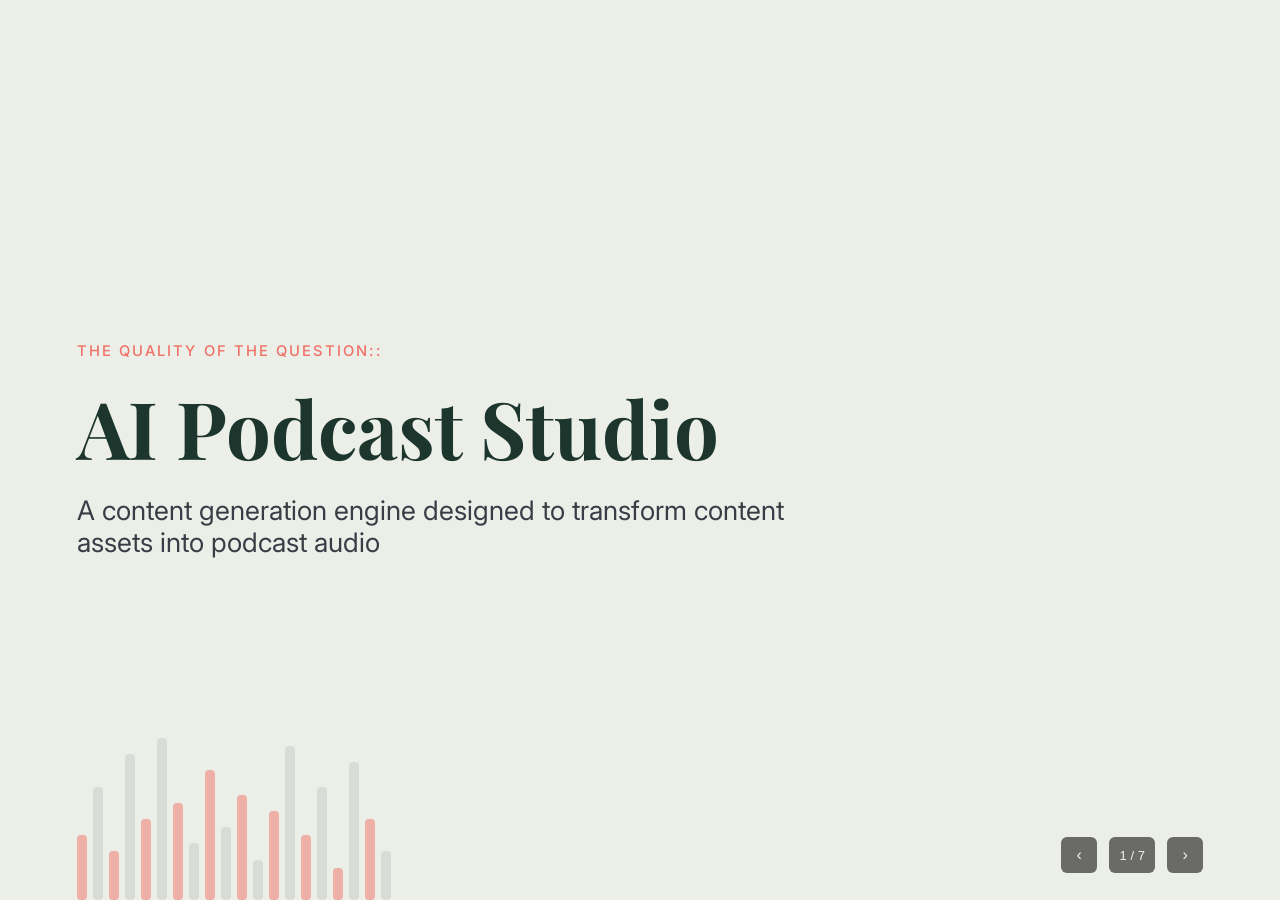
<file: docs/presentation/quality-of-the-question-ai-podcast-studio-deck-v2.html>
<!DOCTYPE html>
<html lang="en">
<head>
<meta charset="utf-8">
<meta name="viewport" content="width=device-width, initial-scale=1">
<title>The Quality of the Question — AI Podcast Studio</title>
<link rel="preconnect" href="https://fonts.googleapis.com">
<link rel="preconnect" href="https://fonts.gstatic.com" crossorigin>
<link href="https://fonts.googleapis.com/css2?family=Inter:wght@400;500;600;700&family=Playfair+Display:wght@600;700&display=swap" rel="stylesheet">
<style>
  :root {
    --bg: #eceee8;
    --bg-alt: #dddae2;
    --bg-alt2: #dfe2da;
    --ink: #1C352D;
    --ink-soft: #393E46;
    --accent: #f07167;
    --accent-2: #c7ccc5;
    --type-display: 6.2vw;
    --type-title: 3.4vw;
    --type-subtitle: 2.1vw;
    --type-body: 1.5vw;
    --type-small: 1.15vw;
    --pad-x: 6vw;
  }

  * {
    box-sizing: border-box;
  }

  html,
  body {
    margin: 0;
    height: 100%;
    background: var(--ink);
    font-family: 'Inter', Helvetica, Arial, sans-serif;
    overflow: hidden;
  }

  .deck {
    position: relative;
    width: 100vw;
    height: 100vh;
  }

  section.slide {
    position: absolute;
    inset: 0;
    display: none;
    flex-direction: column;
    justify-content: center;
    padding: 5vh var(--pad-x);
    background: var(--bg);
  }

  section.slide.is-active {
    display: flex;
  }

  section.slide.alt-bg {
    background: var(--bg-alt);
  }

  section.slide.alt-bg2 {
    background: var(--bg-alt2);
  }

  section.slide.dark-bg {
    background: var(--ink);
  }

  .eyebrow {
    color: var(--accent);
    font-size: var(--type-small);
    letter-spacing: 0.14em;
    text-transform: uppercase;
    margin-bottom: 3vh;
    font-weight: 500;
  }

  .eyebrow::after {
    content: "::";
  }

  .dark-bg .eyebrow {
    color: var(--accent-2);
  }

  h1.display {
    margin: 0;
    color: var(--ink);
    font-family: 'Playfair Display', Georgia, serif;
    font-size: var(--type-display);
    font-weight: 700;
    line-height: 1.02;
    max-width: 80%;
  }

  .dark-bg h1.display {
    color: var(--bg);
    text-align: center;
  }

  p.subtitle {
    margin: 3vh 0 0;
    color: var(--ink-soft);
    font-size: var(--type-subtitle);
    font-weight: 400;
    max-width: 65%;
  }

  .bars {
    position: absolute;
    left: 0;
    right: 0;
    bottom: 0;
    display: flex;
    align-items: flex-end;
    gap: 6px;
    height: 18vh;
    padding: 0 var(--pad-x);
    opacity: 0.5;
  }

  .bars.center {
    justify-content: center;
    /* bottom: 10vh; */
    height: 10vh;
    opacity: 0.3;
  }

  .bars div {
    width: 10px;
    border-radius: 4px;
  }

  .bars.center div {
    width: 12px;
    border-radius: 4px;
  }

  .bars div:nth-child(odd) {
    background: var(--accent);
  }

  .bars div:nth-child(even) {
    background: var(--accent-2);
  }

  /* Team slide */
  .team-row {
    display: flex;
    gap: 5vw;
    align-items: flex-start;
  }

  .team-card {
    flex: 1;
    display: flex;
    flex-direction: column;
    gap: 1.2vh;
  }

  .team-card img {
    width: 300px;
    height: 300px;
    border-radius: 50%;
    object-fit: cover;
    display: block;
  }

  .team-name {
    font-family: 'Playfair Display', Georgia, serif;
    font-size: var(--type-title);
    font-weight: 700;
    color: var(--ink);
  }

  .team-role {
    font-size: var(--type-body);
    color: var(--ink-soft);
    font-weight: 400;
  }

  /* Problem slide */
  .bullets {
    display: flex;
    flex-direction: column;
    gap: 2.5vh;
  }

  .bullet {
    display: flex;
    align-items: baseline;
    gap: 1.6vw;
  }

  .bullet .dot {
    width: 14px;
    height: 14px;
    border-radius: 50%;
    background: var(--accent);
    flex-shrink: 0;
    transform: translateY(-6px);
  }

  .bullet .text {
    font-family: 'Playfair Display', Georgia, serif;
    font-size: var(--type-title);
    font-weight: 700;
    color: var(--ink);
    line-height: 1.25;
  }

  /* Solution slide */
  h2.title {
    margin: 0 0 3vh;
    font-family: 'Playfair Display', Georgia, serif;
    font-size: var(--type-title);
    font-weight: 700;
    color: var(--ink);
    max-width: 50%;
  }

  .solution-notes {
    display: flex;
    flex-direction: column;
    gap: 1vh;
    margin-bottom: 4vh;
  }

  .solution-notes div {
    font-size: var(--type-body);
    color: var(--ink-soft);
  }

  .flow {
    display: flex;
    align-items: center;
    gap: 2vw;
    flex-wrap: wrap;
    margin-top: 60px;
  }

  .flow .step {
    background: var(--bg-alt);
    border-radius: 12px;
    padding: 1.4vh 1.6vw;
    font-size: var(--type-small);
    font-weight: 700;
    color: var(--ink);
  }

  .flow .step.final {
    background: var(--accent);
    color: var(--bg);
  }

  .flow .arrow {
    color: var(--accent);
    font-size: var(--type-small);
  }

  /* Demo slide */
  .demo-flow {
    margin-top: 6vh;
    display: flex;
    align-items: center;
    gap: 1.6vw;
    font-size: var(--type-title);
    font-weight: 700;
    color: var(--bg-alt);
  }

  .demo-flow .arrow {
    color: var(--accent);
  }

  /* Nav controls */
  .nav {
    position: fixed;
    bottom: 3vh;
    right: var(--pad-x);
    display: flex;
    align-items: center;
    gap: 12px;
    z-index: 10;
    font-family: Helvetica, Arial, sans-serif;
  }

  .nav button {
    background: rgba(0, 0, 0, 0.55);
    color: #eceee8;
    border: none;
    border-radius: 6px;
    width: 36px;
    height: 36px;
    font-size: 16px;
    cursor: pointer;
  }

  .nav button:hover {
    background: rgba(0, 0, 0, 0.75);
  }

  .nav .counter {
    color: #eceee8;
    background: rgba(0, 0, 0, 0.55);
    border-radius: 6px;
    padding: 6px 10px;
    font-size: 13px;
    min-width: 46px;
    min-height: 36px;
    text-align: center;
    align-content: center;
  }

  @media print {
    .nav {
      display: none;
    }

    section.slide {
      display: flex !important;
      position: relative;
      page-break-after: always;
      height: 100vh;
    }
  }
</style>
</head>
<body>

<div class="deck">

  <section class="slide is-active" data-label="Title">
    <div class="bars">
      <div style="height:40%"></div><div style="height:70%"></div><div style="height:30%"></div>
      <div style="height:90%"></div><div style="height:50%"></div><div style="height:100%"></div>
      <div style="height:60%"></div><div style="height:35%"></div><div style="height:80%"></div>
      <div style="height:45%"></div><div style="height:65%"></div><div style="height:25%"></div>
      <div style="height:55%"></div><div style="height:95%"></div><div style="height:40%"></div>
      <div style="height:70%"></div><div style="height:20%"></div><div style="height:85%"></div>
      <div style="height:50%"></div><div style="height:30%"></div>
    </div>
    <div class="eyebrow">The Quality of the Question</div>
    <h1 class="display">AI Podcast Studio</h1>
    <p class="subtitle">A content generation engine designed to transform content assets into podcast audio</p>
  </section>

  <section class="slide alt-bg2" data-label="Team">
    <div class="eyebrow">Team</div>
    <div class="team-row">
      <div class="team-card">
        <img src="img_ph.png" alt="Paola Hintze">
        <div class="team-name">Paola Hintze</div>
        <div class="team-role">Content Strategy, UI &amp; Frontend</div>
      </div>
      <div class="team-card">
        <img src="img_mw.png" alt="Maja Wiegand">
        <div class="team-name">Maja Wiegand</div>
        <div class="team-role">UI &amp; Frontend Development</div>
      </div>
      <div class="team-card">
        <img src="img_ja.png" alt="John Adams">
        <div class="team-name">John Adams</div>
        <div class="team-role">Backend Development</div>
      </div>
    </div>
  </section>

  <section class="slide alt-bg" data-label="Problem">
    <div class="eyebrow">Problem</div>
    <div class="bullets">
      <div class="bullet"><div class="dot"></div><div class="text">Your content is sitting in one format</div></div>
      <div class="bullet"><div class="dot"></div><div class="text">Repurposing it takes manual work</div></div>
      <div class="bullet"><div class="dot"></div><div class="text">Audiences increasingly prefer audio: hands free, on the go</div></div>
      <div class="bullet"><div class="dot"></div><div class="text">Existing assets sit idle instead of activating on different channels</div></div>
    </div>
  </section>

  <section class="slide" data-label="Solution">
    <div class="eyebrow">Solution</div>
    <h2 class="title">Turn existing content into audio – automatically</h2>
    <div class="solution-notes">
      <div>A repeatable content pipeline, not a one off podcast</div>
      <div>Works with books, blogs, marketing assets, training material</div>
      <div>New formats and new reach, without new writing</div>
    </div>
    <div class="flow">
      <div class="step">Text in</div>
      <div class="arrow">→</div>
      <div class="step">Prompt does its magic</div>
      <div class="arrow">→</div>
      <div class="step">Human in the loop</div>
      <div class="arrow">→</div>
      <div class="step final">Audio + transcript</div>
    </div>
  </section>

  <section class="slide dark-bg" data-label="Demo" style="align-items:center;">
    <div class="bars center">
      <div style="height:30%"></div><div style="height:65%"></div><div style="height:45%"></div>
      <div style="height:90%"></div><div style="height:55%"></div><div style="height:100%"></div>
      <div style="height:40%"></div><div style="height:70%"></div><div style="height:25%"></div>
      <div style="height:80%"></div><div style="height:50%"></div><div style="height:60%"></div>
    </div>
    <div class="eyebrow" style="text-align:center;">Live demo</div>
    <h1 class="display">Watch it work</h1>
    <div class="demo-flow">
      <span>Input</span>
      <span class="arrow">→</span>
      <span>Output</span>
    </div>
  </section>

  <section class="slide alt-bg" data-label="Takeaways">
    <div class="eyebrow">Takeaways</div>
    <div class="bullets">
      <div class="bullet"><div class="dot"></div><div class="text">Having a plan up front kept us and the project organized</div></div>
      <div class="bullet"><div class="dot"></div><div class="text">We pushed outside our comfort zone into different roles</div></div>
      <div class="bullet"><div class="dot"></div><div class="text">Live testing uncovered UI improvements</div></div>
      <div class="bullet"><div class="dot"></div><div class="text">We identified ways to scale this to more use cases</div></div>
      <div class="bullet"><div class="dot"></div><div class="text">Keeping a human in the loop matters</div></div>
    </div>
  </section>

  <section class="slide alt-bg2" data-label="Q&A" style="align-items:center; text-align:center;">
    <h1 class="display" style="max-width:none;">Thank you</h1>
    <p class="subtitle" style="max-width:none;">Questions?</p>
  </section>

</div>

<div class="nav">
  <button id="prevBtn" aria-label="Previous slide">‹</button>
  <div class="counter"><span id="current">1</span> / <span id="total">6</span></div>
  <button id="nextBtn" aria-label="Next slide">›</button>
</div>

<script>
(() => {
  "use strict";
  const slides = Array.from(document.querySelectorAll(".slide"));
  const currentEl = document.getElementById("current");
  const totalEl = document.getElementById("total");
  let index = 0;

  totalEl.textContent = slides.length;

  function show(i) {
    index = Math.max(0, Math.min(slides.length - 1, i));
    slides.forEach((s, n) => s.classList.toggle("is-active", n === index));
    currentEl.textContent = index + 1;
  }

  document.getElementById("prevBtn").addEventListener("click", () => show(index - 1));
  document.getElementById("nextBtn").addEventListener("click", () => show(index + 1));

  document.addEventListener("keydown", (e) => {
    if (["ArrowRight", "PageDown", " "].includes(e.key)) show(index + 1);
    if (["ArrowLeft", "PageUp"].includes(e.key)) show(index - 1);
  });

  let touchStartX = null;
  document.addEventListener("touchstart", (e) => { touchStartX = e.touches[0].clientX; });
  document.addEventListener("touchend", (e) => {
    if (touchStartX === null) return;
    const dx = e.changedTouches[0].clientX - touchStartX;
    if (dx > 50) show(index - 1);
    if (dx < -50) show(index + 1);
    touchStartX = null;
  });

  show(0);
})();
</script>

</body>
</html>
</file>
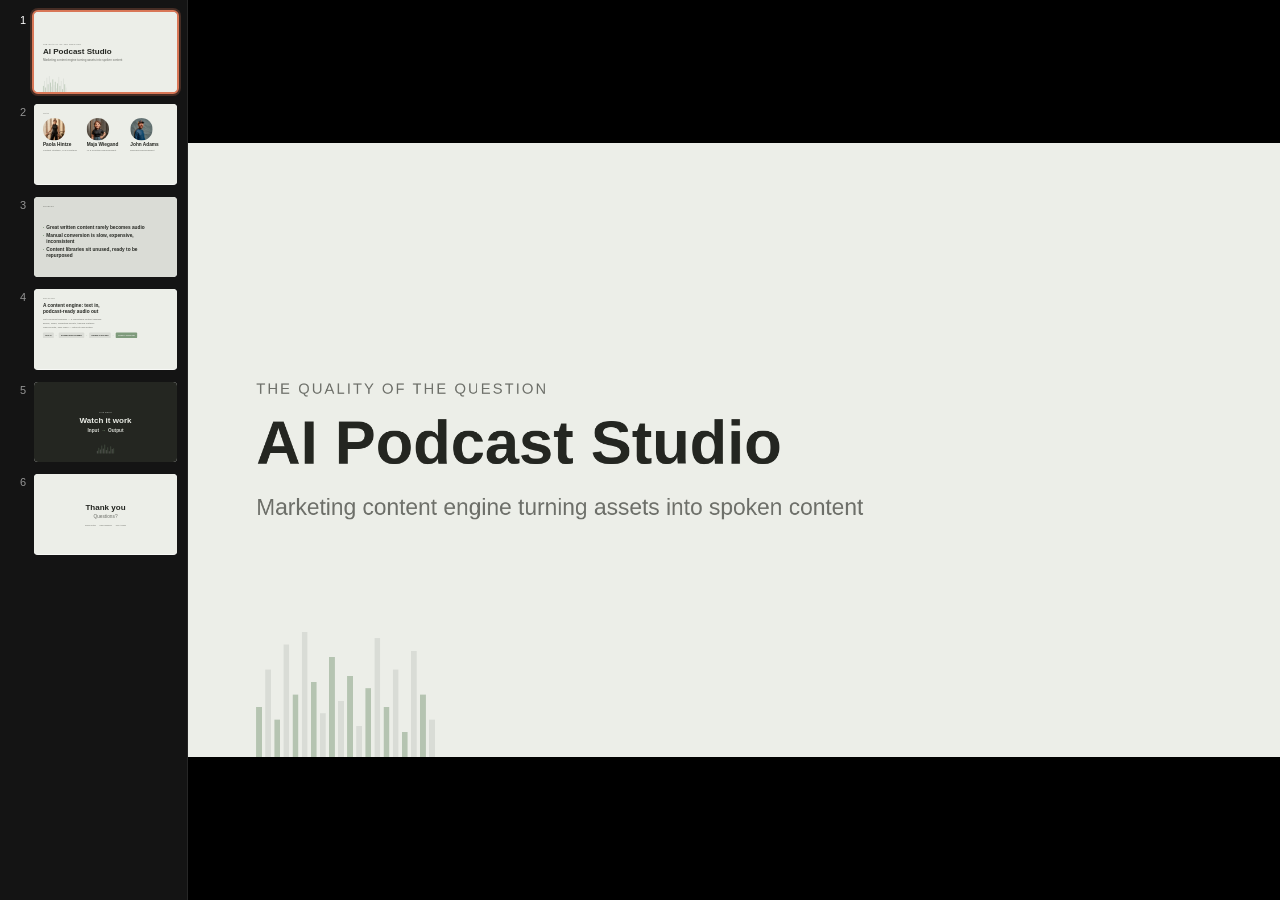
<file: docs/presentation/The Quality of the Question - AI Podcast Studio Deck.html>
<!DOCTYPE html>
<html>
<head>
  <meta charset="utf-8">
  <title>Bundled Page</title>
  <style>
    * { margin: 0; padding: 0; box-sizing: border-box; }
    body { background: #eceee8; display: flex; align-items: center; justify-content: center; min-height: 100vh; font-family: -apple-system, BlinkMacSystemFont, sans-serif; }
    #__bundler_loading { position: fixed; bottom: 20px; right: 20px; font: 13px/1.4 -apple-system, BlinkMacSystemFont, sans-serif; color: #666; background: #fff; padding: 8px 14px; border-radius: 8px; box-shadow: 0 1px 4px rgba(0,0,0,0.12); z-index: 10000; }
    #__bundler_thumbnail { position: fixed; inset: 0; width: 100%; height: 100%; display: flex; align-items: center; justify-content: center; background: #eceee8; z-index: 9999; }
    #__bundler_thumbnail svg { width: 100%; height: 100%; object-fit: contain; }
    #__bundler_placeholder { color: #999; font-size: 14px; }
  </style>
  <noscript>
    <style>#__bundler_loading { display: none; }</style>
    <div style="position:fixed;bottom:12px;left:12px;font:13px/1.4 -apple-system,BlinkMacSystemFont,sans-serif;color:#999;background:rgba(255,255,255,0.9);padding:6px 12px;border-radius:6px;box-shadow:0 1px 4px rgba(0,0,0,0.08);z-index:10000;">
      This page requires JavaScript to display.
    </div>
  </noscript>
</head>
<body>
  <div id="__bundler_thumbnail">
  <svg sc-camel-view-box="0 0 1200 800" xmlns="http://www.w3.org/2000/svg">
    <rect width="1200" height="800" fill="#eceee8"></rect>
    <g fill="#7f9b7c">
      <rect x="450" y="500" width="20" height="160"></rect>
      <rect x="490" y="440" width="20" height="220"></rect>
      <rect x="530" y="380" width="20" height="280"></rect>
      <rect x="570" y="460" width="20" height="200"></rect>
      <rect x="610" y="420" width="20" height="240"></rect>
      <rect x="650" y="500" width="20" height="160"></rect>
      <rect x="690" y="440" width="20" height="220"></rect>
      <rect x="730" y="480" width="20" height="180"></rect>
    </g>
  </svg>
</div>
  <div id="__bundler_loading">Unpacking...</div>

  <script>
    
document.addEventListener('DOMContentLoaded', async function() {
  const loading = document.getElementById('__bundler_loading');
  function setStatus(msg) { if (loading) loading.textContent = msg; }

  const FONT_MIME = /^(font[/]|application[/](x-)?font-|application[/]vnd\.ms-fontobject)/i;
  const MIME_TOKEN = /^[\w.+-]+[/][\w.+-]+$/;
  function toBase64(bytes) {
    let bin = '';
    for (let i = 0; i < bytes.length; i += 0x8000) {
      bin += String.fromCharCode.apply(null, bytes.subarray(i, i + 0x8000));
    }
    return btoa(bin);
  }

  // Error sink persists across replaceWith since it's on window, not the DOM.
  window.addEventListener('error', function(e) {
    // Failed resource loads (CSP-blocked links, scripts, images) fire plain
    // events at the element — warn only; real JS errors carry message/error.
    if (!e.message && !e.error && e.target && e.target !== window) {
      console.warn('[bundle] resource failed to load:',
        e.target.tagName, String(e.target.src || e.target.href || ''));
      return;
    }
    var p = document.body || document.documentElement;
    var d = document.getElementById('__bundler_err') || p.appendChild(document.createElement('div'));
    d.id = '__bundler_err';
    d.style.cssText = 'position:fixed;bottom:12px;left:12px;right:12px;font:12px/1.4 ui-monospace,monospace;background:#2a1215;color:#ff8a80;padding:10px 14px;border-radius:8px;border:1px solid #5c2b2e;z-index:99999;white-space:pre-wrap;max-height:40vh;overflow:auto';
    d.textContent = (d.textContent ? d.textContent + String.fromCharCode(10) : '') +
      '[bundle] ' + (e.message || e.type) +
      (e.filename ? ' (' + e.filename.slice(0, 60) + ':' + e.lineno + ')' : '');
  }, true);

  try {
    const manifestEl = document.querySelector('script[type="__bundler/manifest"]');
    const templateEl = document.querySelector('script[type="__bundler/template"]');
    if (!manifestEl || !templateEl) {
      setStatus('Error: missing bundle data');
      console.error('[bundler] Missing script tags — manifestEl:', !!manifestEl, 'templateEl:', !!templateEl);
      return;
    }

    const manifest = JSON.parse(manifestEl.textContent);
    let template = JSON.parse(templateEl.textContent);

    const uuids = Object.keys(manifest);
    setStatus('Unpacking ' + uuids.length + ' assets...');

    const blobUrls = {};
    const resourceBlobs = {};
    await Promise.all(uuids.map(async (uuid) => {
      const entry = manifest[uuid];
      try {
        const binaryStr = atob(entry.data);
        const bytes = new Uint8Array(binaryStr.length);
        for (let i = 0; i < binaryStr.length; i++) bytes[i] = binaryStr.charCodeAt(i);

        let finalBytes = bytes;
        if (entry.compressed) {
          if (typeof DecompressionStream !== 'undefined') {
            const ds = new DecompressionStream('gzip');
            const writer = ds.writable.getWriter();
            const reader = ds.readable.getReader();
            writer.write(bytes);
            writer.close();
            const chunks = [];
            let totalLen = 0;
            while (true) {
              const { done, value } = await reader.read();
              if (done) break;
              chunks.push(value);
              totalLen += value.length;
            }
            finalBytes = new Uint8Array(totalLen);
            let offset = 0;
            for (const chunk of chunks) { finalBytes.set(chunk, offset); offset += chunk.length; }
          } else {
            console.warn('DecompressionStream not available, asset ' + uuid + ' may not render');
          }
        }

        if (FONT_MIME.test(entry.mime) && MIME_TOKEN.test(entry.mime)) {
          // Strict artifact hosts allow font-src data: but not blob:.
          blobUrls[uuid] = 'data:' + entry.mime + ';base64,' +
            (entry.compressed ? toBase64(finalBytes) : entry.data);
        } else {
          const blob = new Blob([finalBytes], { type: entry.mime });
          blobUrls[uuid] = URL.createObjectURL(blob);
          resourceBlobs[blobUrls[uuid]] = blob;
        }
      } catch (err) {
        console.error('Failed to decode asset ' + uuid + ':', err);
        const blob = new Blob([], { type: entry.mime });
        blobUrls[uuid] = URL.createObjectURL(blob);
        resourceBlobs[blobUrls[uuid]] = blob;
      }
    }));

    const extResEl = document.querySelector('script[type="__bundler/ext_resources"]');
    const extResources = extResEl ? JSON.parse(extResEl.textContent) : [];
    const resourceMap = {};
    for (const entry of extResources) {
      if (blobUrls[entry.uuid]) resourceMap[entry.id] = blobUrls[entry.uuid];
    }

    // Artifact-host CSP (connect-src 'self') refuses fetch() of blob: URLs —
    // consumers read these Blobs directly. Survives the swap like the error sink.
    window.__resourceBlobs = resourceBlobs;

    setStatus('Rendering...');
    for (const uuid of uuids) template = template.split(uuid).join(blobUrls[uuid]);

    // Strip integrity + crossorigin — blob URLs from a file:// document inherit
    // a null origin, so crossorigin forces a CORS fetch that SRI then rejects.
    // The manifest bytes are ours; SRI protects against CDN compromise, not this.
    template = template.replace(/\s+integrity="[^"]*"/gi, '').replace(/\s+crossorigin="[^"]*"/gi, '');

    const resourceScript = '<script>window.__resources = ' +
      JSON.stringify(resourceMap).replace(/<\//g, '<\\/') +
      ';</' + 'script>';
    // Inject after <head> so the DOCTYPE stays first; prepending the script
    // would push the parser into quirks mode. DOMParser always emits a <head>
    // (synthesizing one if the source HTML omitted it) but may carry
    // attributes through, so match the full opening tag. slice() rather than
    // replace() keeps us clear of $-pattern substitution in resourceScript.
    const headOpen = template.match(/<head[^>]*>/i);
    if (headOpen) {
      const i = headOpen.index + headOpen[0].length;
      template = template.slice(0, i) + resourceScript + template.slice(i);
    }

    // Parse the template and swap the root element. Scripts inserted via
    // DOMParser/replaceWith are inert per spec — re-create each with
    // createElement so they execute, awaiting onload for src scripts to
    // preserve ordering (React before ReactDOM before Babel before text/babel).
    const doc = new DOMParser().parseFromString(template, 'text/html');
    document.documentElement.replaceWith(doc.documentElement);
    const dead = Array.from(document.scripts);
    for (const old of dead) {
      const s = document.createElement('script');
      for (const a of old.attributes) s.setAttribute(a.name, a.value);
      s.textContent = old.textContent;
      // text/babel scripts with a src: read and inline. transformScriptTags
      // does XHR against the src, but blob:null/ from a file:// origin is
      // silently dropped. Inlining makes it a plain inline babel script,
      // which transformScriptTags handles unconditionally.
      if ((s.type === 'text/babel' || s.type === 'text/jsx') && s.src) {
        const pre = resourceBlobs[s.src.split('#')[0]];
        s.textContent = pre ? await pre.text() : await (await fetch(s.src)).text();
        s.removeAttribute('src');
      }
      const p = s.src ? new Promise(function(r) { s.onload = s.onerror = r; }) : null;
      old.replaceWith(s);
      if (p) await p;
    }
    // Babel standalone auto-transforms type=text/babel on DOMContentLoaded,
    // which fired before we swapped the document. Trigger manually if present.
    if (window.Babel && typeof window.Babel.transformScriptTags === 'function') {
      window.Babel.transformScriptTags();
    }
  } catch (err) {
    setStatus('Error unpacking: ' + err.message);
    console.error('Bundle unpack error:', err);
  }
});

  </script>

  <script type="__bundler/manifest">
{"beec0efb-ee5c-420c-ab47-35be9c1ba9ad":{"mime":"text/javascript","compressed":true,"data":"H4sIAAAAAAAAE91961rbSLbo/36KwpNJZLDFJZdOmzhMAiSdbggZIN0zmzBQlsq2QJYUlcylCd+3H2I/4X6S861V95IMprvn7LMP803aqnutWrVq1brV8jJ5v/1xe//N4fYWGZb5hMRRt5xmVTJhy7yMlhfDipP//s//InFOsrwiLE6qkOyzwTRJY3KZVGNyGsVWLfL4MRlMM1JOM4KFTsPvWlPOCK/KJKpa698FQZv0X5Ob7wi5oCU5OYnZ8FOZF6RP9gZnLKrCmA2TjEEaK6vrdbvgx7yc0FQWD/LBWYecs+sOuaDplGG75+yaJBnJB2dkwzRuFb0hLJtOWEkHKeuRqpyyDonybJiMpk7aZZlU9jd2QW7bpAeNH52z62PSF6lmiMV0kCbRu4Sl8awBevMQZarrguVDHPxCv09a/HoyyNMW2cCkJdJqkZ7d0Pp33xGyvExgjUpGoyqs+HeEDKdZVCV5Rkas2ofkoI2AJjBDXpF90ieXSRbnlyFmw8AJSYYkWNhvk2pc5pckY5dkuyzzMmiZZe051UjCERvoBU1SgBG5ZlWrLVorWTUtM7IPX7dNY9ra2/[base64]/w4pdVZt5VrGsIt++iY3RaqlaYg76A2eCX7c1dJTrcsiuqoCX3prkBct2aRUBYiy/gpUINnpf+NG/Xh8vtjdeL4fsikVYzVofXWnmMkVpzhnpA66EKeXVhyxmV3vDoPVqGfp4bS+3LNvvk+4qzFR8vzJDCxOoPbMvBV7ZHU+TiAVeZbJkmjtaOQ5Tlo2qcUf05aBHnAOWwv7b2tv9BKArg3aIMHxX5pODqkyyEQCkQ1qwRMvjapK6GPa/GUf/L2Olnk1JLxViIorhtxqjaLeHc9AwEZ+iZUJSVokmY/Fdldd6biKd9MlPB3sfxVJif6LkLYkQ/1XpB3R6a8Yr+/j2TZ1wMgEPuRyP+xbkvilLeh0mHP8biELt9u/vXO7iwZlCEDl/ka7Qpw8lwkfq8/FjNUonuW+PdcPNE33bbZeMV6RPbuRwhnlJApFzTvKhYnHO2TWHk9+aI8Dr/GjlWMDmUQvWmVdH58BlIMNxbE/Qh4jdLtRry71MNsSIPJg1YF4cfaQT3MyfaDUOClqNMzphaoCISQhNkS7QvAGrYHuzKI/Z5/0Pm/[base64]/[base64]/L6z0iZrz/8qk59931lbe95ZW13thD88b5On3/+1qcKLp381oDOowJPfWO8ZIAogyTrNkgnFCSjkIqvhM04Y7PUkGyZZUrEHQDirxt1onKRxkC39AOTUK9D+3WvQ2HKtmG7/xsxsBugfRhMEDLzZdBlcdW4KGscwxGfFFXlZXK0P86zqra4WV8ur4TMyTbqTPMt5QSPW0b/UgAQ63zOW733CcpmXcXdQMnrew3+7kGCGWN+WccKLlF73kgwwrjtI8+h8/TKJq3FvjU3WxywZjaveKpv4REiN84KVVRLRtEvTZJT1gJ3qDvKqyifrFkwFHj5/3lH/D5+212tkFEutdOB/4fMHU8kaAVANTDkruxz5VVzzJnhMs5LxPL1g8Q2sUndIJ0l63ZuxRlgEd0z48jmbPGjNZh4Gc2Pgqt+CC6GnxZWmQhIBV8jT4spMe5zzCv9LucJUnzqbwmk+SiK/mKZqVV70ALVTNqzwx29dvJ/01lafff/s5dMXz75fn9CrrkCpFyvR2B/bi+KKrK7AqhoA/GWwsrKytiKX9C/D4VDunbW59o4Lj2fF1frlOKlYFwv1ipJ1L0taNFFiMe3lRbKbwIQ5+bT/4ePhCbAUOx8+CrYiyQgtCr58yQbAL513eUVHrMuuirwENoR8ma6trD4j54wVZJBXYzkqqMivs4iA8CO1JW8lG9Ek44QKwRvhFStCsrgszvkJixNKijLJKs2r/a2gI0ZuyISWoyTrkZXweTRZl1wZISgSYx2CYjByQwQtSDKexKxH6EWexKbwX2AkeV519C/yWqMJuSGSBhA6rXJTa7FDFjXNhp90WLFSDxBuS0lWiVO5S+OzKa96hF2B6Ip0L9ngPKm6s4voVgAp4jIvusMkrVjZI7BKZCGZALBpZjV2b0ndpj4BujED2ke6P/zAnTatEtNSHBYkXFlZ5fe0l1RMFO9G+TSremR1RrPDJE27kxxWAzDknmaBQgOWgcSlnGYZHIZ2u0gMEm+8K02DFasH/54q0ee7zzs7J5/evFc8cwvO3s4gj69vFPUHhkBi2sqtRhf147XCFbv8LTLp+ooC5fCSkpe2OK1DUiNTg3sKcPJwiSF9yAmbrix4O7VuDRuPlpOwYrwKOB2yLbzABKqdtnVNs+86xO4JZCOf93dgQCHcTT7vf8AO8R4jR6AB6F2uDUD19ca7jumh1O5t1ni5GqY9SNVe/U7G777qc3PfdDqEoQSS6HSkYCiWy+FK0bSEoUkGaq2DvO/PkmQJmXPfksk6F26JFKR/J34gPishjxh8OKHl+TtWRWMWB6quV4Szal/mzCpC47yoUCRmWunIuduzlFLqkxPgEaZlxPRyETKEUQRqmOG4ZMN2WI1ZFsBtHiXSJeNhfi7u8yhvCkAVATddUa7SahXFRiB0KIg5KrLhyDsrqGrArIZY0suNUIm82nqC0yKmFfuxmqTW/[base64]/BLvNTeeLTsMjXixhhc0JR3oF/[base64]/xCY/k7mndKyy07q2mrrM1r1vBjAdUOWG9h9vIq6Kjqoi6YSZjq8NVUakhTbhXDz6ZywJ2YYoZXcUtNM2EsErdm4r/[base64]/9PijTxU/Jz1vLf0OEoJAkHWjp9g5MUTTEwZQZG8s5goFhl2MMJ3i9UbyAfQhDqUYiBDgVTeEQhw6AcKO+ekMWIj1MP4L6RyvHEpEUIspUhYSYdzlOUgbr5iDoHXs0dNZcTGqiZiTWClGk7U9PrX5ToeV/fYmXli02G6EwaQQBdosgwH/rEIim5dHEzB6bI0t9skqWyMSfP0gsmmnMkTNRe5OvrjvJYBeAszHJEqpnHgl8/Fi28RqIks3H697PrN69LV4nh6rwsTPURpLYSBZRCGuXMXw/IWd2zybDNLLg0NbaEol7DMPr5KzTH8HWIWeGRZpjbcFa0l7aPjmzoS/X08CjcYANezqaljWuPQNBl+HbN9/sbu+cvDk8BOPHFo+6EZ2wtIukBPn6jyiTP9z+x+HJ4Zv3B1KUd8CkrV+LEjoYlGRABnFCBnFOBiWJkooR6IfELCXxMCNsQhIC4vfzQQwC9XPylXDC6aQgfELTlPCCZmgFe47GsHk2wpsxnxZkigO5HJQtafwgJ9wiLfwF9yOENhTbf/Prya/7bz7BRRRzpU4K51bSS6mjksZH0oRV5eGnygLprJUFnyoLyI6VBZ8qa5jnVmf4qbJKK71UiXY7upGx3bhMjGghZM4qRyYADG7t2X/+KOcvjV7AcHk7q8qESfMvmc5kmoIYUK4iCI7OO+TiGG/3Rxcdcn7sgHf7F6B9uxZ88yxKk+i8R1p5tgm/5HjzLBrTbATQzbNN/[base64]/aSyT0P1k/h24CrLSMjKEhZsZb4eoyzhjFKWMSsgC7lrIEuZVZCl3HWQpSKaRSy1i21iil9Ow0aWcqCjykj4qCIWhEZ5pTssqmkpBvY+r3SnmKrLpzlvqrCT81k1qnwajXlFSzGGQ/g8gE+3BMtik7+dxW6uhj5mO7DHfAtaWMKDVVzSkRnCVklH7gggXw0Acu3+RZ5aWJFrryrkmyWFfHc9IV8vEmQ7K6T1fWZ4b1SSO0ZdUg1Ul7NHq0tpraRb9oNKNvDTekS9BDoFWrbJORzLaGIXbPSO/vW69eT4W+voX63jxda3J0f/enK8+KS9qHWMH3Y/7e0fnhxs77w72dzZO9gW4jU4rffZaPuqkAf2q+CqK3SW3+JI/moHLbIku1sirfbyazne1ihp2fTfsAtSeBd84e3giHZ/O14CWZ8l8DtebAdf+GK/vTxyJHqCA9kENgMsj3kACkbF7Sl5K5gmKRNFedw7XStz4eCkQ3jRIaA+BCGXEKMXZMlmbJYw25g84kCXRx0SRFi+1YXZR2GV7+SXsKM4gysZyLwEg1G7F6k5cOaMHn7DraRh9E2rY0+i6hAqBvMKBlORJUJhKV6/WlbfrdeS31mf2dnyqzFLJ6wKvvBvr9vLo6RDWq9Ac4ypj1Zbd9b9sizKfeGLr2XdZV35tVe3eRktYYHUlZSMph1C04TyY8vEt8Z9GH7/DigSG51bwavljTZAB/oAAAUb/aMvX/jr43arg6jbViAmpPVoFYriQGRikygJeq0t9zkb0MFhjpM1amSlCDYQ7Iqd0EbcOukQgV6AWJ+LQiNWrfmI88N8b3AWRFw3Lm//zbbSMYtSgGXEubIHXgehgyt+gXsElBQiXPCj6Bl9nBBtvILrji96UFbgKHrABuoCC1U2P4JyIVJTjurDVrcLvgOifs8FHaS1j91W5a3ZbtZZkLwOrnxSJCkDrLM9AMSwL0GwBxc0emlu4nzxy82Xm+DoC/[base64]/goIHHnXhAyV7JlX53VQFSN39DQPDEmIB24oFPRbYtb03zJnUVko9Ims6+wSr4e4wNWqqF9m+GCBABY0lHbmJBSvtiakxzpnC7exBC01+18ZX4q5QWEy5sBsIrXRrFi/ayjOzPecQkkx6wcT5pCaShYbNVgJy8/gxWRCVEBqKwUFtXW0+tEwoVPr2jfhZuM6tdttanlkL1J4pnXEWJgJQtNqyEfEJ2lRLVqslYLrSMC9NFTiR3uXljArO8POs1TByfWcXXrlgdZVncBaes+ujtWP3dBLJct2emknK/1q7Vqw6tNlxSLJYaKVCb/DHkfU7LhJ1DLZq7xvgOH/cOzg8OTj85872yaf9vU/ADi8vkr+dnHz6vL99ckIWl7VA6kiwrMqAVrGwYDarfpdgPKc+qlxdO1vCmlp9oRuB+kCrWvUhrO/Ul7TD1e0BIz/MywnwaQIAmjLC7vgkB3YAGyrAbeXSRBCE9ZWXFeZLooTqbZT5K1ZB1u7JYgtSsGictKzqxjtLJNrGTSiWpmnaKPWUTMh0hsuWEBU1MHXQnn+64f6BffRQPtymdz4yhGMKdGZAB+02jNMx+3BQz/Esm9oOYDC9njXtJl7jUJpyIZPbdJpVhTTBQrM63xZKWYKpI3Z5eYFkOWeTUcmKHomTkkVVF518u9BDl3KejDKojOWrIjUuwBbvra4f5nSsivSjUdoFxgyyopMCT2Tv4INjEf45vC4EtnyElO2d7V0gGh/3trZt6ovFed1lVB6NHWWIAcNYWjJrp22mDfJEgDfYHjqWQLe8LcepzB9v29BSKD1/HLsuNOIWvMMlTc/RVKxkmV1erpNdS1i+oDu7YISi6gpRTzUnuKeB4p4GWEwY9GBhyFDTEo2FJyc0y3Kw/[base64]/BWekxvhf8PKBVyzrmK2uqplXQF1AXISRo3XLEyhe2y7eTa26qup2ZepiCe3df7G0r5WS5gFwofWxksNY8T/elXQESKUkLTe43LfqMwxD61paKMLqcssLAV5TzfwKX+tat1JTLtOqDWFSpgxAfU30glx17ej4MbcMmU05fYKDum8DcK/hqIMwP3nZRW7ba8OyGPXSCWmBjlNHPTB/CDE00dC3A6HlE55zxPGcaxnQWi3f3CDaFgp7lkiL3N4KcaH5syBmUET9eVvZqwpo8N1cnZKMXbBSLVasHLXE6cdiQjlhk6K6dgfnDa0Bzf0RN8O5CcZzwFd6ataAq+ZmJdqW0w4CWnsi4b/QNIkVub1o14M4XHioo6fTtLX0FMBY+WLmCMQWwHuACSkhEluDPE8ZzZpsBp3uJQDvAxpASjF7FxafJyDVTDqdk9ehnmnCq/cMKKh9kWSpF50EiskQBa4PBMXxCd7ArUK5rJBUbCJpsTRbSrIKWGV0bviAh6JXF2UqtsMx+pvJ9lZaHbKqbP3lMZfENXbUO4vNdA9KtI67a4r3kmOFP8D4Q0Vw6BKQFDJB++a04KIflHMwcD4iCaWwJ2NsDyeVTkIm0yOJDyYsTwTbhq32W0/[base64]/7umUTgFrPYE7uqmm5FXZTdhryflNWJd3JCWggjWxrrONpyUf85GMAonaMwQSxBd64+TEzXQnh6ynYur0xOL5NTKeYUC3Z4B38Ysca/eOgA3sfPUAaE2kydfHaF81QJo3VYZ9uXI3ZFSCaEEBghuz6JWUAAjL75wZMVtJTAVkkjU3HKX96xrcOyzFSt4Xniuhifm2jQbCwvRVskyEBLfTw084iP1T3proUqvDRG98kJ7kDbSipqgxqEUozQf0BSOzvqJIkcwm1R0wfayK5ro8igv9HFj2GTLky0vq9/Z0QyaZchZU48wuBnEA7JExeCBs5Na5To5KqMZg9TCrPo5PC3BI0ANVN0zN7wELdPgS8s2/6XbIH1syYj84evITkLnDXAXd4lPFu8NQXI1RQxc/hIGZ/zqW8Wv2sGXjW9/+faorcIiTHHmZ/wKQxue8db/j4QdAroIEfcH0M7qm6ZuXab9/sPg6o6zYEy5cR9nqSYX2hWNrMBgFhYAZWsRJ10LE+d0sRremHHUNGHV2ySLMfSLQVBXuGckfzaqgWDPqm2IMoYQLNlFw0EwhTMAGgFSyZAPA2KX5jTevqpYmdEUtd97w2Da7pCpCGTY5GF6IWgZIPUIdfK84aRsOFCMqz/6VkrEwa2upQAeReYeOFR5FTjjgce3IcSw/HIegUOe5YTcMUtWz6oOREjVd6huY/1N0icLSlhsL7uIjkp6dtPi4A/lZVetzXssAFjQsQoDUjWVFuXw+HJHojkNtYsfymq4zcFuLlAZhvt6YxZj5Ml/[base64]/wa+3Bu+kQWAocHBDMHg/xRWC0LxZ+P2v+N6ctc4xsGmuqfgmWA+Z11bJNH8mV2Djti5r0QQzUMySPATVO4BoGDdNDtGE2Io5EYZepOmQWvR1m1J58/YMqDUwIlrDKhdDJxTLRJo8yJAOETvnr0EWnmukT55/vTl6mzvc+66nmONYLxGXr0iz0EZNV4jSwSWjZabeczeVEHSJt/UKaiZFMmWLYEfMKiHx2vk9WvwZg2rXLI2T184ivKP279s759s7n08BDOGn7f/ub1V84oUoc+lvRUwo7RklOTosUeqpEqZdEyE8+mCcpJgmGFykcQsJ3QaJ/k83o4f9w5PpIfmwfbO9ubhHrpx9rK8Qo8OMBvxPTiPpb1vRyi8224QuUYzAQfDwNj+EC0xjLfhEUtDCM+FjA2aGNoJf+wuJKKm7mXptcX3owWMzfkDW92wMGg9IEcsPP5TL6RWAwjbWo/m3BbY9cF0OEyuwDnajGmDtL6h2Zq7J/3L5F2mj7MkY2CQ+D8gE0N6LOxAxYTv5vX+iABLiajvEl+J62z9RJRGkUIure0iL7xGVCtC2G/zCWMWnWNklMePyWzjAWjcqwECCOBerDV+2BnrGk/78Qlk/VDz3aCg8pIw9JTTzLGy+XorFL3Kqp8Yl4+aDkruC3naYJtznGzuqWQ8AjCGrXEsF7wCcOU7kIHEnnJuk5JyijtQnHV6/s4zQUE1TniHtOSbFOt3lcHgnaC6NnzA8uIieUuj8670oSRVDt7b+jjWzGIHnNMrmqbA9WOQVT1CiDio4sTO6FlIgc3wIFlEEwMFM/4XTQjtQ5CzSgSME/EDOyQaWGE0oQHRKiK++QStDKsQpLXqdvPDvIzYZ8wL5mrXqeCe1hJGW0m8Cxpw3V49X9Y/AfEDUrIZRX9N0vQzOBPXWoMVOxwzMkwpvlABRySsmH6vRRiScEIxnG9FggkrRywm4PMp2Sa9XKLsLzTlFgyULbq1GvjTOPdd0HQrQhDbT994RrtQqkuzuKvqdS2ctqWsmWQO3sly+kDf2sQ+9FW65W0Zk4F6NP3JhSb8S7au6LwkjFrrBWG0TOynx491RvvbN52+/kTwE86RMcwCbxRo5uEmGM1eu8ktCHvyHIP4mKZpfonRhgLaIRrX8XY/aIpnJE07zk0kAzTepsa69Vw8aSYcRRR77jIPA7/6YM7qMC56rjgMKDJQX02D9R8yoedt0QQcA1j76Py4qeJdcZo+1a5R5mbk3om0olZ8qiu/Dq0oj+PLDhmPKjiXAi2IBekoBBPuvFgprlpKmA7coTNArdgVtxf5cTNLSmTdAJGrNg8MbJAWvqWhEsRbQO2axOiGiHDmRIn5OzpI9niE1Gs80taSliIZmeseQkqdeypTSIwcJbUzG1BLz56HCM/umIgJv7ENIWOUxqM4G/AdtsQuSphuNpyzzrAWh/lukuGqODtDJMx0zbBWFErOWrwbMkmyX31wTpLsx9kQrV860adBk5J3FAjddaACqnYIy/i0ZDJisPeE3Z0xit9kEeNVXsqAFTrWqOoRUwMdm1TwEYYq6SERdlWxLOayukl3mN5mroNAqBmmkg1XN+O8t1X8dxTj08EcpTLGYq5O11ZHkAerGpyJBxkt+DivgLjAeajA/oSbzQ+H5oiTip6zDGSX0tsBw9//93/+l+FqF4nxnyghfFcC7YqG97HSZnVFcIBtYJmKJDon1lYgF9xpTHTUzfJqjMPIS0sMJjz/[base64]/FXeAnfop4WMbAFrtreVqGeE9DDcXpPEsGUMHScwIem7eJnrxkSD2cuMiKT68M3t/QavHk5KJHVjrk5ISVUshrmynKFu3I2b4E3TQYYiPwRCqkqEvXjdu2Iz7Hkg3XIfirj2JCzwVfHDihxa1Zt0PJN3vgc85Lp4J/YweMxTXoDuDpFlpek3Gen/cIVTQ+KikfE5pdXyLGJoCsCSdbm4iEg6pkmjwsEhIkFSf5ZWbREpoRpTl7Etv3YkqQNSZbm/[base64]/tJQaCAzgDL5IlNMWlQp4CdKKxeF6FVgRXF1tDj+eqyy+peWQHCIbZLXJP6P7q+iTwdBWyo2/f/EuotQ2dF0fkthQTFvfuHbW14IkqIV61wxDojWydTU5siYZC+jCaXVCTzVoR9Z6Ii88+TrH7h+gB4o4x1gEws9ovaBEwm5RdCBfWO2br4bdwqAt+5/6sD9ReWg8pXKP1+qSt7EYfGtO+kpGJ2bgSZYOxjUOzjrEwDGvp0pUYxLeqnToNUkIwITqE3Uqn1Tgvn3C5lZeMPIwzsRFRvgnM4MlJtyjZMLlisbWFLxOAKEbYLAoWO5vSAlFtEwKBFQFVjIEs/BZmHrb9K04KX1MFdYYRgdZ0slDGn/EdUs26nlmYQPmgrRlZyAeqpXBMtCj1//JOC6J8kY6rCtd08emd8g0LC+XFMmI3Pl+gGQ0IF9V/TZDhuOgRwMgLiHhEbtuWzNZd+oNLWlh0W/Opl3CD8S5/OxZpF8y9veqW3AVOkZTBrEFVBPcSMB9rh/DYCURrpSWEbkBSv05ieRm1mipZd5iUjEvxOAwDqDu0O4GjAS9CQ07YFbio2Oil70Rik9YX9E6K4y/rRyEhKAVT5eduYqhda9Es3t7dxqKdfh+rgN0gJjx+LJro92sKjG/fZN/9fhM9fvyYlEAd6/lAUh8/dkWgdeLUmUG+G/0Em6iX8CCWkLMlCm4D/nnpoHizgN6mwbNOr7vPr9tZ1NbmCAC6ndqGa7hJ2JPzDGyauDhXaSGAOOt404/rmDtGex5eI2zo8I8c+b7fWIOSpaZj8UZUzHH466vSnSjTdKHCLTMbjlWhI8o0sAv+CjrGYPMjaROo/wQMrTsAzj2c2tL8O7ZODSeatGlzoLl8DaoR0/93EROj2caHjf7gCROh04GydUXutQwdIWNNiYFRe4zsPyjDM35H6TMuy/pdI4clTXzrfRo9geGuQsOW1Q19myyH3aq2Wa7pfEPwOCbBcK2zq8OTV3eO4K14wt4hgEbbEqXcvvr6dsN2nrBCUZH6evaNo17MGKvYI7ctVxypjkSBMdgK9z2ffWxBRtkGc3b72/P7xXdLoBFjBG+jXNOTZ9F1hAskopipvzAEC7YkkxHZVJsioKfTpOt5a2VZ6cr2CyyfV39Ys4xD7gip4KrI4E9gh1xSJ0IA7B2IA2E/fFyLqjAOLM1mpxZBA8Y8c1GxvnbUa9wHfnFpKtqKkjKaprQkQswlLqYIdaeC9j2Gv5mxFuoCxpv/EUh6c23ookGraT03DYFycZ/kEzgOKtaNxmWO26rVEGuk8XLvw8Kp0/5/Ye3vHOH9Cy7H419kvOOyFFzP78IDjQJ3AqsBPPcBZI7ZSR+jOeVFDRymLrfuGvbhez6zcsVZvV3i0WwpJTB0iSdVms2Byz5wG+mOzEElxumYAcmT6o/J4+zBe1vC6e1PE37VcNFWlYKH0kKNR/n2jThsSP0i5StOsR2vmZr0xsHlGibfR88CA7mNGnET7JNDc0xxME+Yg5z+SZRO92tvHscnwR2LZ8IQfipzMOUu/eGhLryHdtl4lHds9DmujQIoijS/RGW8PRr925MhiX9d3VyDsURH+l5dVRCer9Xxp+BYaMDo4hlR4XZpoeiDthURD/IiX+JZHI8TDJQG7SEj7nDgQEbHiTF4GSdaUKib3ko4itzAVqPO6M/5NO/9j/[base64]/e03m4cnn/dBTdYaV1XBe8vL06w4H8HNe7kEBP/b6svwabi6PJ3EIgHO7FgaNU+SLJSe6qa9g/0PePkd06cvn3W33l/vXL25Pvu6Mvzh4FPxC7vYevFh9Fu1+S7Ndt+9yH9d/sff30+GbOkD/4+Xh1+3k60y+vF8d+fnDy+Gydvl//Aa39rbvWfA3Tif1AYNifcOHNp2Bz86fH81/m1tNf3l/T8/7kbxT3vXX1dWt+PRytk4W47W1jJ+tXJ+/fXTyuEV/eX5r7/E/ODH1eHB1ufh83/+dLaqO3j75u32zuyB/21AByxd5vox5b99H679EK4sY7o/WtGYO9LJysufkzj5+HUnLn76uvP1h+fvl3e2k5d/vzhLl68+/zNNn/79w851sZv//cXzv+flTz/sXFTF2v4//vn+7buz1WvXhSeKswN0P3qnnFB5mfg+PI1o7aC0DLko3g4AdJ6BwI1eGcKpAuQIvIx65AJFA/IDhwTqqlGZVNc9GF19tyrbJoPvCd+c8iqfSO8k5cYuaPGCddHGBx0fPyZ2UlfcdDWMEi7s3IBuwPkXjGyzSzmlkactMo//JlyOQkS690JnutVV9O3Hj8lIB0mz3FlG4aNH8qeA4PVkkKetWW9xbuVVxWJ8kRNe5pYexnLw5jFNyKuZJnM2wqjLEDtX0qbQD0JqPVM44yVE/ZzhEWcjKfNofnZQLNz7nb23b3ZOPu3t7Jx8+Hi4vf/Lm52TXQjk/hzb9Mscftjd3vt8KIo8Zc9c5BaRtSV27KLhGw/ybF9aG3rekDQas/v5FgAbbtadnMbAO9e9v0oGMgMW74pIkfe3KZWQeQrmXfcF1HWeFoIj+y2MxhJkYlBcsV0xSy/[base64]/mlRCM1rPhbbhefUeZO5lQfW9s1MvIIob3lguDi0/j67Aas6x2ydD2DICZHiNaMzoxwZFLhvFtbGxTjiXA6WN12WHZaB25UIb5OZhElvkloogwsGv9eHj4CSUWJQrLpq7+Splv1Dq3bgWqX/SbapgrPgrbry+CTdtC/Y4GNOPKCIdJysR9BDDByoCXPlnFe+SohTwj3PbhVJXE5NgabIiDAL6jZj4gI4GAQElEhuE9T1okKSUb5rhqiorbLkZiLrb05sGuY/Dn+IwpFzDSEkOEX3KE8LNkX6cJPAKJAG7bsgnjcmGDS7RSTwllo3aOwNrgxpIk1hRXIqwNiuIsYPleUU1QqiOnAK6I+46MnOSORA30q/XYMvf6LMciHHB1pfvMETwidQMA6flQ0fO0LYYdEmYLx+6gZkw9ISn+PGRuycA0CgedsjYQ3eE5K9wSM1cjnt2GLNC4uIavMvsdNhDaxYLA1N3iHghd7IKdZI9BDcxLVtoaYQYD3icArz8oSG0gVXMb8ZqFe/fmw872lhrSnQvonVDOBOcHtPqlTl8NWhP83g2YL31/vSvDmhWKyD/iwYsBWD5cuqbTfUE4OjSFDVcWgpM8tnYGvk9Tldf1MFqTPIblmuTxkRB3fvumq8HtSO5bnefse+GmabxaoYbc3LqC6SCM2ZBOUy0+tG51m7NudZvuiMWrFRA+UD9S4T/vtuDdCqy3KmwrDLcMLKKFDl7sGwSdQEmY0ZMsl1RAymAxHrbUNTxpkWBMeY9AmkcWlP9/[base64]/wbqLjnSMB2cR0dY2BKG0G+RG9E16dWFNXRQiIC1pnMc7Y0cuk6DgICXqnmC8mRybBZplE2CARroalq/7M4QbzdpGfLXGYWdmbUWBrZ4C7L7tREhLuI/BvZPCexyAVmJ/iNsNIOsMacwSaU24HVl/Ttig3mQCz8YHgBGdWRIhsx/UjwfWbD7+7PCLTWfgvDiNFN/SEag0qF9nY2fhszlJHQ840rS5G25fni+Jz4ZDEKx7doe7OeqC0DUzxNGaKXzn8BoGd/vn8RkKyBiN7iFglUBRHEnochgbG/[base64]/dHq5acpbQE8vq3rNNvPS0VrfJJEnGjpHpzuLf7YfNk8wB0F2KXLC+TlF7nU6GWboXDqxsV/naYsqvbMMpTJ2Ud/umKR0GTPOtFeTqdZLfhqExiXRA+bkMa3dA0GWVdeNSF9yIGTmC34Vl0czblVTK87sqwdCZrUMviBY1Yd8CqS8ay23C4egMD6K3ehlnOx2WSnWNCV/zurdyGED5LpMGvHvxzGw4vn98M86zqXoqgIs9XViDxhZP4QiR+7yR+LxJfOokvMZGvropUeNu6t7paXGHimp24JhOf2olPZeIzO/GZTHxuJz6XiS/[base64]/nrbZhDPIUb8F4bpvllb5zEMSDzYJBf3QzyK1isJBv1ZM1Bjv2jz+RNNC15Xvbk5214ubqyciOCD0FgpNtwsCJ77GV5xvBZvfa6RQXEc52GCGxtH3x4//Fka2/zZHdva/tkH9jL5VcTVtEvg6N/vT5e/DIAIvuFL/a/8MWj1pPjmEE435M4j04mecwgSRYMNnpyo34TL2tbtYIvl0tt+LGcKEXq5puPv7w5OHn7/mTnw/sfD0GP9ZfhCmPsRateZOvN/s9YYo2tRWuihKdp/RHntkszOmIlPI/[base64]/xaCWkRrVQbXe1ENLLKOjkWnaUM0viMvKHc8xytvd0J5vMGA/eFLHpof05m0FR2tfV9i7e8MsnOdA2ASC2qst3rhmzWZD1rTHNpsAulgjcZPG8fYFy6oduCtlrAxaUmXS6qARfC1KMDLOfcKQEAqFC/wKId0XsAs8QBQXVKpuo4vvt8gWbIoqG3FIJ2gBLIri3kgtEqwF/XcuohGXuMhvB+ddcHeCVEOIawVOqyjzAUzLl6w6e8Tda5IA+UYY8t0d5zlpbcSAj/+4z76XLNNqTGlNjafzZppDFBb1/jS7qg5EVCn7kR7ME2QJgmdvNJVzxBhQvvn9Y3nrEVZ2C/LUR3EEQsjk28ulioHo2SvmK5PZvPscTHlg3m57Tr57lJjr2T07Wz+9XrvKByc6HHKjWFvGuYqqK/l4gv3WuDU2JXFX7hrow4EFHz+2WSwpivGU6l4s/JJeutHwG9wLMYpTH4oeJY42XO5KDOmOpcKKjkzcdrvQhF6/[base64]/PcnvXpUjJ8/u5uYPlvq9VHd5etuV9aGMNBHQiograaSpKO5J+PGYNncIDguNkUojpnEAK+LW3WYYy+0brfHzhrmCBB2Ltnxg5pG455HhrjuY9U2YsGTdaX6sGHm92kWAHvNE446CJi95idveNbExYnFBheFICn+pkN+8/ak02rLpp4aId3tdQwhDsg4LaBoZ5bzhvSM8ciyjaPRbVTHwtiDqyntHmU1o0Rd5/N83r2KCWvobprh/QQmin+msmJDzr3q/kCg9DwHgpqItI3M8mqUpQgXUUxlPkDLgXxHUQ9KMNoJnMLDFlUAJ3gPJDdruDJFh/EqPBI8UCqX4TUCjTusIqOXApYq4ij1BqzBsjPt0K3f8r5PWPmLurSrI2gEif53Ie8O0LZsI210GadC6izFA/gCZpsLpvUxo0KJ3lT6tTkHXXHIfEqiuflJzDhE2YdwAkCgjfbaQZxxvf5eID3CDgMuG5R8pWXDuz/hjs12MWIEnrzWITC9pU1ir/zeRxl5X6y8WfuI2feq5AXJ6dAlipbWqq/mWVKcxyFnDKescLOF7k9OxnNUFCSiZpbGQej14MPWa7n5Zks1SfsBFjnMMk4K6v9KTyLyVDJicZaEceat62OKRpxDuX0izxGNqnMWs/Bo7327n2U2k+a2rioHXmbsHFfZmqBq9H3QiC+OtpJUzVRO7AU+rY22bMKs7TBCbNMKwM3xY7KA9JWcIm3nlQoUsHtmCSMgOEnWsEGekJravKcoAK13AtWQsBn/Q3uzr3ZWgRTEB0eWCwbVGjabA4EQdAbfdLBRafmi47B/JaW1KdFxocZUO0SfbLb8GJK+w5fZQlnNeIRq9RPGI79G57ds3et1WMGwYNlS205D9/rv4Z7wh7DaKU293Y/[base64]/b9EWstwELIMPIY+73/QyCvHBqFs4gg3kpZazneh9y/yMx3IjeixHOHGv/cWDv+i65engBSXePuOLtrU0MNLuYzNIO9ypCfd5WRR5THH+Jp3uZPWd3wNveZmxwhy+OMnjlGcfOZB9Iik3TPkF+4uvSf32cyJdfeM6BGN16TPnldBmreJsMFDVjKIJKwfUUPbNnic5NqmJLOs2/Tp1vzuoYnvvOb5CN62FXirJthqRtYXj+Pr24DU+GMrOoRWzarK6qLUv2ll7l8S6eXw6qobR68Bw6JzZVQoTA3FjcU8z3YfeJtgi+b9OE8RdqtNSvFjl1VUAUjmueDROewiYaC9Vj/tWpjQWE8HGkeJG9KDtoyS/WM1EZbAHeIV9r1XRe4ZCvUWZOhm1cpP3G3jjNddzXRrUj85c3UfuOuqccku3RX21tfy1pK/HG4PI5nluYpGYW6Qmu7XQCUg+BDSL6AOb3xVE1dHh72CkkUOoa5sFbr5BpOkkF2xKMDBbIRHq2gO7Uo0tWofQ/26LFVbcQzNBgj+hdG1kcCwVvjkLXIbhxJpcDDOO7azgrO5y++aH2t8la0rr72heMEGl6A+QIfTs6Hv3SE8lLWeh5xvKdVd+CtGvTvjB/hLxItlXwHSK3D0aj2ZCzjpSof3bv+VSnfdVIMgyOHsa52+2g5xKRfq7RketU50PiPwU9xBj7ySr10r/bD4fC28pYQhLjkVIerrb7XJVzBP7ROlLnP0x+CJ3iVJAS5HXcbt1W3GorngNKeHnP3CCr7IZGOdVasWo9Y6nmtPnMJ7O/INiDxLr8P73UhnLNWfFIbwoZsFH0Gw1dgddIntkDx7OO9rQgYgSwrnmBvvEBTouV45xCA3DLNbAG0Ds2s/+rh/69aD0tdvfzsKNtctdWQMNaR8FSAdsHqIRuaEaPTsW3B4Nj8Pf/hgWwOOfzfb2AjxEsx9wiofjVLQZka4UfUjnPAAlJHMz7vAcSQDntuLK61VO8Y6wLVHs5IbLu7N95hGBDCgakA0UahDFhZMfwZotUNZDtq34XL7PeP39nrGZ/aJrKo1ee8omWsE8hnshlda5BPeirW71TwzraiI4ep3MN/WIz6fieRoY6OmVHXYSp+fnIlQs80axaAFbMCsu0xie/c1oA4MbU+VJH1Ty/IUMWlObC4Z8NzkQrgy+5CZd0fgK1qfkJF1uFrPqFYlNlnT3k8KH3oP+H23gIY7wAMYf4ftv5fVbxSdaumZ/EbpV88Vhqk8My435Sd9HVa0Sr+iLVFMfVsrZxXZl4y1LY2zGFmL87fspXQ8iwktz6XEZ0YD8xJA3STNshyCmcaKa25ueM6trSP6FBiRDn+EJye6E9cLzBqGWu8DFP307hfGqpbqYTuRc2uWYQtq2RWBu5t0KKKVw5JG56wMeEVTtgtb/wV71iEZRjRWTtmuCJsnIAaZM4gb6IX3MivaoGceC5Zw0J6YsrMFhPGqoJVNz38rW0vhM16R10ROwjlosHHlq94Q9cluzzNXNEgkBZLeJiumfKwuM/oRcQJ0ALwEf2ZONDUYq5UlDXOjLtz5kCVruGRYJ56YhwkDi9N2zDk58ybrnBRaIJ1cyCxvbMjvLtQBLhfQR3+H15OKeNE9hoNoH4s33HVt48jr8mSzl6GG0fhyg4fK4Lm0Ty/1NdjD1Lsi5dkKXO5p41sgj9L+guC5tCAcc2lW3crb1n2x6ByXTRDti7iAIi5XLeCeUud7UQC1byictc7+8eJiidnJ62NXetp+93vDBqqggVaYL/R6bgoT6AYJbAgPOEdwQLXxeEj5dQY9OwjRFC9QBOexRmxCBqoyADN8/VnoHU7dsEjk0Q0vo9tTs4vujy5427yyGCTs8yT20O9Si/pFbfSMCcV77hCBR/zc2tu9LyKljs2HD8E7ISZ1JOOOCUJcr7WVT5oryqjCHTcQsGzAG5QdC9DCZxEbGbFa/DRY0plReiufWBXgy9TBKsdK5I0rKSlSDfTwoqoHcilUMNpVo5IVytj1JtFjC1gViYwqnCdnm3xu+iGLe1Tk7ZuDbWMv72JXUeKr4IGs6SxZloOP8Y9CuekGgHmIc5XFx0h9du2qrWBw/FCHLOtO7b1hZflpDfK8qmtbZJduqmbDewQFKzZj7nE/qgIy3FZxwZHLwlZZJ0Jaa7EphFCzt5i9JOIkNrp4l3lyVo8W4Fyg2gJACOZZMnqzr/oe6+DwpLL/8H6Wwzpa5arPK2lweY+afBz1D47XQv1ubTDX0l91LFBYZiyG7VWTM7yJU0VeNjT8rBstkHk5y5nX3o71OijOIx+iyNBE1oqmJSB4eq29cCnXj2zj/PGV2K1NUuV5ar/fDcsBJZNSc/VSMCTe7xavjqKOFGAGzqckL1iGLbeclz7jyLoviZl5OwVfMo+TKi/[base64]/oU7GV5e120KOAQM2gYpMeEszKhafIb8xbszV33SYWXtUuni+GzF3UxR4aJposkEIOJ27WFdAd0OPtmqSyanBL1zfY2z8G2ZfZdHWh6IFvrWDZOEBBIljJ05F5yoIyfejOPKE+AUZ9Rg13P8jI5VaoRCFoD0FQjhZg58JaeUDeg5IGcehdqVck0l8D7v1Ad/csJTRPKyTkrIBJbibLmosyB3RTISlMRR1kbDXDAW9mcHJmZstf7jFv+zPL2YSXNHCkHraKOx0SLRIJfG57EkWRTfmbXnsAEiL/mVXAe4pVjVHOpaNJtaBTbAYxRq4uXUF237iu7tbcru4Vw3MAaSFRzG9OcXu12Bxkuwy34ROAETWhVeFFO429d33ksDUb0RUBw5LADAfvBrLVUj6uIMM+sFEH52+vf3bZhFP8HRvIU+d76AAA="},"10120e8f-9792-4888-a99b-1ea12fbe3dc7":{"mime":"text/javascript","compressed":true,"data":"H4sIAAAAAAAAE9S963Lc1rUu+j9PMUNnpdFSX0hZduSmKC9ZomOt6LZF2kmOrEizG7O7EaIBBECTbEtalV+uOv/2zs6pU+f/qf0i5038JKe+MeYVQDdJJ6laW0osEsCcmJiXcR/fGI/Fv8fVUMZLVapspobJIstLJYZDka9UqupaiaqWZa1KUc3kfJ6nsYhKeSFUqlYqq6vxUl2Oi0sx3YhYVcki6/9iPBaP8iJRcauPkXilhuU6y5JsIWZ5sXmrb7yd5asiz1RWi4ukXop6mVTiLMlikZ+r8qJMalXxxXmSKvOMEqmsVVWLc1VWSZ6JqJALJWZ5VqOnpBLrTM7nalaruD/6xfiW+On/+u/8P3H6zZMT8fLVi/84fnQqvj05PhGPj0+e/Pa5ePTi2csXz4+fn56IaBTPRst6lfZdw1+IW+KVmvN08ZCqGm+dl/lKbPJ1Ke5fDuPZA1GrVYHxCVkJmYlkVeRlLX7669/F8+Pvjl/RZfSG2bwfq9nZkDp6IGq5EEW6roQU96tZmRS1qMrZAxHVS1mLZRLTXChxscxTJdBSrLM6SdEZrld1qeRKzJMsqZaq6k9+IW7hnsDI9DDsfA8x7uEizacyHVazvFBHe24we/RZR3ujsbs2+nO1x925PxdJXC+P9g6+uLO/J5YqWSzro72D/Xv4LcnqYZX8oHBh/98G+M/eA9PB/UrNaixdLGs5TOVUpUd7p0mdqj1R1ZtUHe2NRqO9Bz/99X/dH+tndzd+uFBZLK9sfX9s5gIXcO0kpZmVpRJJliaZGlIXsX3NA1El0zTJFtWhiHOR5bWQcSwkv6paKlWLvORFddM1yfI6msRqnmQq7otynaqROF0qUaQyyYbfnD57Kva+rWiyp2k+OxNJRss4y1c4YehtqtL8QsS5qsTzF6dCFkW6EXUuzP60e60a/ULcGmOnf3X82yfPxbcnD397zFfoG4N9hq1YqnUlpzhSauo2hZjnpaCR4XnqFK2/kVmcqgr7SYhI9kVVKHmmSkyFqnR/Mq7stq032E4YbjKTmMLxn6s82xNJfLSn2w6prdsQQmaxKPKqrsT7CivyJIvV5aOlzBYqnojnH/HdmJ5Clkwusji/EHkmMnmOgQoRTfviTG2muSxjXE0W9G4a308//vfxTz/+bSBeLr4txi8Xj7OBOCnkTA3EN/lKjY+zeCCy9WqqSvRBn87jepGJOl/[base64]/iuJE7NkFRfyHWdD6uZxCGiz0+yTJViJrNzWYFeSzFPLlWsWYkA2RBRrOZyndYC1OX/+79BVfp2EtCZipkhvKtLmVXzvFxN+HrUf4ePnic1LcZ5oi5w4AeCmFI5zS9V7Bb4BFO0VOJdllPrd0LWdZlM17XiOcxiVQpZ4yuWealiPbyDyUGf13LpFufly9M/CHWJ14F1qlqzryoXSV2Jxy+eiZks6nWpRKUUGJX+koXKV6ouN3rS5ljHJOPN8u7fVypOJF95J1K5qYQ6V+VGLwTmHPNYVyK/yAQxQ1kH4/ImdoDB4IOnZX5RqbJXiZf8qh//Jk7kOTGul4+/FkWZx+sZSKOYpUpmtrM8U0O8ZFiocshDwPO0GFku1GVdSnz7utBfs+iLerleTTOZpKLEf5hmVMkPRISwjYdLbP5Znq5XGY6R69s2dYcpqmpZJzMxw9av+iPxKE1mZ1gufe6VWRkxwx0sGvU1VbN8xXzU7SWVkqggomWyWKY4zKDY1OBQVMtkXg+pF/0kJqQEXcJxdcdyFY9ndZnqR+t8sUhVxb1UoO10tnE6NImgvpLcTWt0XM1kgXOVprKo0KoWU8nfRZ+yLon2UZ/9Q/HTj/9j/NOP/5MnntgP/XFTPc9n60rFRAFqVYipqi+UyvSgDsVjiGlq/JWcnVUghtfqKaZG4TeIKM9IAJsn5UrEiUzzxcDfL2KdxTmtdV6okuhy/[base64]/UgYuOoJCQXOrkgZuuCmAy9i/iNymqs2iqP1cDIMcu8qom2KBBgN7F5rET0XaIuVPksj9VRL8sz1esPwDYsDabfMlmW+YWl397x/+n//H8/v7tfXPZ51OeJNCR8iEF6JHwkXmHUqzUIBlhsnFSFrGdLJ3iId/FsmBfvxKN1Veer43OcMb3kWt0RUaWwgWbVmJ6tRqu4T6+O3bpBRGNRAS0fv3g2sfNAolui5fe8oJalGjJvqdymqOpyPavXpdRkMsmKNSk0EBBVzPK+65XkJdv4/du38extXryVs7OJqMu1Guj3xh81IV72IZvli1IWy2QmNIdlEU6KH1SZD6tCzZJ5MkvqjS/gJtmfmUgmmbdVMZI4n61pjhbJuarEUskYsrJ4V6vLenhRymIipjKV2QysNYvFNI83AjfdehYDkSYDloP/ss5rNRDzZAFOiYMedFWUqq4374iL8ZlwK3meJ5AJ4vxCxeO8LJYyg5CQl3HFiip97kg8zHgA1CVk3VQyTbJdbfK15ve8E/[base64]/+lF6lyqjnzU1vQBLy0QPx3mw+NYpVLZN0lEAFsrr2eCwydSH2h1PJlDdWl60moOxJvq5Ie0ITc4GfH+BLhgckoWdJ3Wpe57VM/TfyBU/ebzXhe36TpaKBBqupJ3LreOnImNZFmeRl2JAGnq3TdOvQSyWrPPPG0cNjPfFB9IySQ7+QtEA/1bKgf2WR9Li7j32QYvz8kvkyjD0TAQalBWo2u6TqXKWszRvqLs6UKqq2mEZ7PbOy+bevnoroS7pzxAykVMNYpQlMWZD3wMogANDRW8pqSVpiLmPatSSfTEnzy6VWf7Jc0HMyvYBiQJa1CsPlCTwwB5hsDazDi/tE2R9ss1a894gO05yP98fcRLd3LXfYgK5j7XkwGo1uZuHpanHfs1OZS86E5lu2YMV6cH/MN40JCAvZYa+hw0MUX4p5SmvBsvs8KSszv7LG4qIXpx8S2xRTNYdNlfU/Hky51kq+rGtJlJLEaCZNZZ7XHSyEdl1SqlltydFsmaRxCbI1D+jVSBzL2VIPLDGDylfQlWQK25FcLLTarHfCkKe4mpVKZWamnz8XT/HTHnjzwZBIh4oHZB7S5ikxT/OLftBHvhqeyzSJZa2O9rL8LTgknkqyxVtw24G+lrL9hK/[base64]/Vi2TASYs3HU9psD6zGSOIJkXwQw7zQyhk+R5al3IDgkU6Vr7N4WJdJoe0h9YWSZ/ZNdu5m+LSVqkABMem1kjF8EjgsWFEe0XAB7iwh5GqhLM/SDYkovr3A2N8WKlsnmUo3IlMqrgKL3VQtJfhaGSz3TGa9GtYhKE96OYbicU6aAyx1RV4lZC5NskrVY6KsYyapRiHhSXWmaSuU/vTXv5sRhgdDTqs8XdcYqOnfmY9yUgqJntBMbPK1HdhxBsPaDGaOBCQkz6qJWMkzPizEIiANZjG2rrYIQDZh+ucbR7gDJW5B+7ylxVhiaGzk4j0EY1M8XOVE+GFqNFNtd+5vzWvsiDAtr50yzNP/hjokjZ07I+lsINRoYbsyNrWoKOHVqYbh+ydZPuQ7EAH677teMrp8b8cxgfVzmGRi9FkF4+nyo/j4zr7sISkmSQbXTE0yRA594xxsPGdDsBGx7AeTNf/4+WNny/9FFBlBkU+1dl29/f3bx8dfP/z26ak4ImPpYfOBb/wH9u95D7z47vjV04d/fPvNk8fHb5+d4P69fe/+dw+fPnn88PT47cPT01fiSPR+Ll3vuT6/fvL8+O3LF0+enx6/evvsv4kjsYLa8AzrEfWiJfqaCPqHRaSoyOlwTeDbUv1e3/X1/OGrVy9+39HLSl4O6fxMBFsKuNV4zKx1aJk1przMU1A9yEzLfJ3GJMyRmbww5AKsNnH2kgw7SY+BPuTho9Mn3x2/PTl+ilmSr5elmr8xhn3YRIp1PdAGswEpn7JUciCq9WolsTmJ9Q4EqW6vzaDeDIRcx0lw4XWZw8HFPe/hQp4RocaPtZwSt35D4oz99U9He8O9N/2BoI5g1I+TGuY4/Vzj6tHeXKaV2hPJm37v8Bf2SwsZ3xFHIspoH57U4HtR1h8VMj6B2BndGYjePmaap5qECEhRMxWzKO3kOTI3t2QPEWknTAWqXkASw3MscBk2hCt7tIx7bhUWqqZL/M4jEanUnhbzjLqE6S+pxZFQ6Wih6ofGTBT13Mh4pwgw/ci06IPHrcvMdkGf6PpNKjKAbevX/8Swe27odc8XRqUqUjlT0fhP31e3vo9vf1/dGg9Er9cf1WWyivriwwf7cDCWJQ+ioZAuDwZieWcglp8ONCmrIX6/MYPhtpiYpfj1r0W0HGGLPtKs7sMH783Q+GYq2h+Iu/vep7gpMnOjf+3RstD5/+jtJc+2dCTeUYMJKVO8YMIyK5z6SxXzmwTOo6ongmgU/sDqkMrNhKUfcxVm8wWJBxPxyT5TNP7ONC8n4pP5fG4uzXN4w+UqSTcTMYTBTA2rTVWr1UB8Bf/cMzk7od+/zqGI7n2j0nMFiVo8V2u1NxD2wkA8LBOZDkQls2pYqTKxbzFE0xhxzPXhhZqeJfWwlsXQuh+Gepjk2GKJlZ//SP8d38IcZmSPeyTTlHwEyzyNtbOJrYTWNoEPrKAfxxsRzSRZk+9UfVHlPAa2e/ARM1y9kODLJGZppRcGbSVTZz/[base64]/AB7WIrQUAzq+okTY2VX+86IX6vuqRvQXpHKHuTh45cfUu1clvG7vlb/R1rKH7JES3SkAm3nB23tFSEeJyOu6xtbL09zS8R1JNki4mYktNuOM0vOx7cRu+8nWu/p2P/6ntt47dPB3eThPfNNx5seyNsJF1v1JQk3MMmFuIKNgWX9kR8tv9vbuYQUTERd+4U9jx5gQv0I0J5ouFn+/82EJ8Xl30dzbA/+uKOZrQCcXAkCU/TdRnhoZ97YBdwptx1YylkDCITXLsBF9WboZRxsq4m4osvvnDdEIeFKjARB97XM+NVEtEQw0rVEGWqidirs/Vqz60WB20M4aCm8e2P9g/U6uftJ5plvVyGQ935fH9VCSUrNXALoq/O1tNkNpyqHxJVRqM7g9G9wejO4KA/0OvgNb6SdPEGMI/9wFa1ibhzcPc3d+996s0uTC/a8+yP/mOw/3jH6x365mdu9h37b9/svoPurWdEP3MspnVmBwERQ5LpIJx9I+tsu+9vt5boY7aYt9IrWdIE77f2cHOnJtlSlRDa3c5rXZytywrPau7dOlc6OPCfwQ8dmb1zz52HVZIZldW/vOtk6c8rF1MZ3fnss4H5//7oN45k+JveE20O7rp9T/14V/4R6RRbYULau3gfLGnHKA/u9A8DauL3oUXEqzu51w/aUawKhKR1jRVzElH4hDk8O5+cDFf5D0N+noPW3nv70HtSVOcL8d4yVxBRx0vpt4ai4rUdcZze+w5yedAglxe6y88cueigj3ccfXRHQhzsF5f4xyPBxAQ+v9F+ag17dDaN7dj/NafFOxkH3mjt/HrXvO/1GFmg462T4SrPcop4Goi9k6/FszzL9wbimcrSfCAe5VmVp7IaCPtYFyfbd93Tp9rRXD2Z9+7Zw3mNA9JNB+zXWeGawjGDTXQuy0Rm9TBbr1SZzCailtN1KktcqK5SiTu2mje53XTrri/cIMCC1ry5nJ3ywEf/K0aVKsT7HTN497P+oaP/4lMcsGDUd/fd8dR9si97V6+foVczn3ECW1xpZ9RswI79t0Vk2kKrmtxLeHNgtJCf/v7Xn/7+V3HaiJqkq//V/me0na8phNdEcLK7AmLwISs8LpiQAn61YyRWqhhSGKfI56YnakmsBooX2wh0nCzCj4QUB59PvhBRXurA1qFE2FLdF6SZk2fe9MUKcKmGc/jgJfO+REd0vZ0ndf/[base64]/q0iExZhMjDRle3MCA8jpFQ8P6xIGglAc8l9oKcqd63SG02j34PWp1jYu5MTzO3bndMnw9kUI2y2wYMTx3UJfZ9xGvLze6O80R/9PGqM21OmYU2OdC4x4moB4lju7iwNREzdZo3PRtG+2PW08ly0Xl50QHgj/[base64]/GYzuDg6u7lsbf4POKWXoH+zX2HH/oVGPb3nNseVKhKwgEIA8X1UQyLJSJYJBOW2kUDoYD9EGZnmtYU6bQMZ2PGNtq3Fvo3wcZ+kzsaZ2p7Ac4Pad3mw654xtvXD4+85hu+87zP3B5DUNiP4cMgUfXmONmMyEfzosWh1PXdvG1dF2i9XLiMwhU9lu3r/[base64]/tcehg6esO2z2+c9SfPP7iN7/57Dc3HSfWcMs4TWYa+L3zOYw+/ayxrBMd9WsGZi1aPYqA2O2EZZ3vjncotDa23zQ5wODRfaI8YhGcwXBGbuI26ZqMvDja4y/de+O+mbXUISkznidiaw9yXqsy6MAottfpA5lvbiPsWpX285MJvbtjmXS+3TVW61/qMu/QavYH9JdsX1fY7tomyhtYj+8a67G1LNaXlPp4hcXCt9J+tn8Dz+Kdu/jb1NF2WiC220V/07An2GN/r7iko7V1MpsuuQM3S6HqdB0zJk8Zb7y8YD1hiwfATC9H9LVN6UFgk+e9t1tsmzut6S+7wr9mNpO6h787fWW+cEMmvuZSf94y7Wxj+51yXOfMME/WeRoJwVfE/avdQzBWbenQ9NKmHk1nYLODpWd9aE0zfyvRwt2buGULxvZsWoNDLX73EWQGMpPpLNpqChRDcI/+zQyLvo9IT80sN6PaZl373JOGkRdLsRkYc4u3eJ/IqzxoXW+z4ev4FndZanTHuww2wSNbrDS3dz8a2ApuX2mToebjWzozfWhS6ou8WBek/lKUs04cOnn5sFfBX4VnHlPWvQ7AM7pbRGGe4rbNfkDy7UDEyiRwz/McfJCSTh6BhqQ2Lb7vTB96GENMOVj3TYM0r8PLmuT3zhXk9+cHo3V+0hZSTby80aapO356x6N0nlWOzuHB/v75Bc7cnW1m+DsSf3dT4X+QKfo28JArkhEeYwvXxS3LNr0qcKk22INLi2BAJDPXSSagDLSVrn8/UxvOVW41sA5NABeEkY8t3Jf90Ref20MPouM3OOho4KxRjRUeUZL6e8fQsMT8H7IUtJ7nc/Y+EArI7R8IXqCIxshjSO3dru5W1aLRGbk4Q0fzCIxqq54IPa3Vrz7u71u+GOI8PsMOHEVz/L0xf/PcRJ2yceuYkuFFZXG3zafxLQ1xaZsU1Cm/NCf2CiHZThNkSN9S1DhmV5mnmqsxY4L7/mfGP+0IMOjveuF1o3MCycl0EcNU2u17+WT2xed37965gmYZEnOwU41pUCkQKUOjDj7/fPDZ/uDze4P90af9ATvQSeJs3W4aHhpf0TkRn0w/++zzT+Vh2xtPMEkTgrMhjKUCeSrwgwDfQcyWZb5S/xIfveHmyFPWDmZm8xw0HKJBISGZ2O++yS+V2nluumHzPUhTqT3aF0pcyIyM6gCJcJgeoPwm9d0EPJtufLCuEFIK05NkwKWjyeJx0Wwh3yNwz/87zST1gTRpVTOhJ5xDP/[base64]/sLcWuL/PULh2actHf+aXtBsvuBtcOvfejgDtvd8S4dz63K3RYiGmp5NmQzGgToodeQxy94D6DUzQb88GZMHBP1zYORU6zkONbYpLKqh5y7gThH4qEcnFURpnfOdKWQ4wsB6Bq34MdmxAmIVGoqLJ4fgLdi1t6cm6ZECRy/AGBK3HOwnAimEoAyhInHnFO01RmZ4bwvUW6/VNZ1d9xz1HfdbNCypUEtJAbOH2lWSITUoWhZXlGX2WRwSzFCfa5N03Wn9eZNeG/yMudaKxyuAE6VnnnqfNeR6ZY2G4Czc7fhI7OaH/poCuqYWAtMoMuJfXK7vHfd5yUmMqqEo/V7OyESKG6rMETKHH/WMNu8KzowLUFIhWmjJpk0z2rCB+lEx9f94gm9Aaix4cdP2kDA/9I5ojeGytqUGYkEMDyEh3pGajWhSojZ7BZJtXoLcBCxBH/wmAiJ8R+oveEzjARPaiyPYa08doxptCRF1hGl3U4x5F4/cbcGI/FscmXbaLhRQE4DwAYj1dFvRErJTP/jI3HHkZgUgEMmTrUyXgBUg5l2WlUPY1ls5TmmI3HQooLlaZDjdAialliCS6WAIY2OHfEmMmzNgo/z0A8HhE00Ymqm/NZqfRhNgPe1xHhDIV3GRDEnx2+DppymqxUd6tVvq7Ukzjd9YjK1ozVdCSGBzpx1tzMs9+pjVlk/m2EfO4IFxrjz7NXbFM6alzY0eIkzWtGSfFauYs7Wj7DlxGo4lH72o52p7LwWpzKYtc7tMXqqHmlow2gxzkic1gsAUExS4HYhiw9A2KSbS4Adg6SsEoqAIMZSEfK0ncdaSh0aqZRAVJQdC3lWSBInZ9K2JEIVLlIGJPG9WSCRBHWkqqS0X8sKhB302NcqIihy/r2WULPsB2lSpaV8HYLZH8SlNeETpsAMiKYvcf5jDFRkQnvJcLbdG27/ZDvrUYaLi1+Ketl+0rUH2mgnMpr2Tcp344n8E2a/WcqW7tT9jGwaePksrTze5BIj9hp2lnIslJPsprfFmbUM1XtD8TBPqXBN1EwfI3PvegbIsE3e5Mm261XWTyN4KNaOdney8ZjAGHCZqzKIQAttUUXMF5s8/q2TL98W2XkrzwajUafPCf9DEHLBNc5W5eGwRMS3GXtAeNaucUSwSwX03WVZMCCZggeBvDRezi3gVPjsYguyhxCEBgTA2omgMxDgIUGqCKWqHU8Dm5AiCDEm8Ua/kMA8dmtNX795a/f2E8ZjwDVH1lMs0rJcrbsAxE4qUZVMN+GIxLQQYPf0Tc0qTam7zloc4ucN5W85gMqq9alOlWX9e9LWTzWCI7uKY716sDuO1MbAMn2Bj5ZvroZyyteK6bOVzckJrLKz/22ltQOyERZVck5pTSvlcfvt/fIZNTvj69c3ZTB8wYtKoPMybVrz1LJla1PZeFTcEahvg66NYkK7ZzfoeuLg02VQTDSiGwAamJThkX4Rjq29zKCK4Bd0nXlCyp5pvqApWK0TYMEZWR9NpPoZAKHhGTOxnhMBhwOSCLjSqkUbCdkuACPqcRXx1+/eHUcjpGiFWW28UQhc2t4pjb4JBdHOU9K4IzVYr8SEWnDFMpoH/DmKF4z6KngUAjpdwMSwjU6YotzwCU1REKwmwGz+Yp4Gq/fkXAoRdc8kT5H4jk5wZRoEuFfGpV0FPymrWfEkYO+mJVK1krL71GPZrq3q3EAe3IkercGt0x0Cn6imXrvzaaZw8l+5akXH230iAcRCvSaEZuaHkEh6/jg5sBYKh/N8xK4fhEU1KMHokk1m+eAyWeT87rVeoiP2L1YVGmCJI3oPZH6F6yETQQBAw1g6JPxTFa1vuLRna2r+X7XenauI8nLVhP8eCV54oWi4+iRGW93Xk3haIWbPbgZ8+nVEw1FC6xyreLcNnbZJS002yqh/7JdagB1BZhzdEjzjFFsw9OkMoQkALTa7fLxWHyDCjyOF2siw0gvF2pKQCEUZs84L5pXB6AurrNrobsYkaIBjLlYo1wEMMZ9Akl2DwK5I8y8GZT2SuMVDg1s5bpYlJKt5Sg1AmKfS1RiMD09YnAaEtvv7t/twT2d1QSayhAxbEyxOKxQZhlTLd0Es9hxQAIolVDCYEAiYH3K1B4J6oe35+6u/FX6NpvlWUykARtDssu+fPg1YQ1PlajWFdoxcro0y8iAMnp3uN4uCIusArnhtSc7l1NDuF+WNc3nV6qGtpmv64g/aIBAcpOtT92iGW2MifChgSgrryBU8ipPgQVdlPkKSg3vMruzPZ3cPsrQhIxoQnBvle8gZovYuloCYFoARulrVBtgKHHTVw+bARNKyIyMNwnML6rL0wF4FJHkPqyTlerzVPlGhxruWJaI6U1CilUyK/NaVmdGB5PZhjfYXNVAZCHkXDORpfrLWlX1Q+PK/hpL5CHw8Z+XPEUjvCV67Yx5DfQl8WU3HNPEdcAzGQVh97BV6AeiqGTi762vXlqvyZv+qF6qzC49/+tYQQjaENAaX1V5EqtVkRMPJPU2hY7J0EjrBDBTbAkF5Kp4+9ZU+3oL2V336Z9qLdVryuFwkrX1rKzGHhbYhUzPoHuw2LVUshCFtEk847F2WhlVirUoL7VURxFEuJqLL8jrBH0r0FC0SiGT9JhHC92OLi5l1aGPtBTddgdHJAH70qxW9OANs0CSpu5JTcBBMFwv6DTT/JBeOxJaFxG5fdt4zFQVSbPUsLffE5H1k3WlZ7Gxu2kWwGu05bkxYKSwhgaCoArFQtVParXygc1HXme9vjg6OiLov843kYhgN6GYIYSJzBLvrUl/LJ7C8+JWcl0ASLiaiAt6uiMlGCTGCuGuH4AYMshyqXRmMSH9kkytq8Lxe6Kqj1Coab7OZkjPfUKWn5CxOeHqlhh34BWOW9jHnuDud5VUHiarQb/nAncVla2xcnZdJgu42KtiXQIb3Se38xLnhPV9dTlTRd1wcxgRI4PftkQ6X+U8qjjCfm+6AAWr/BoBWM+7syZMZQzJhV2Y0zw/wwlOMtR3MT1RIQyYzrVHooRfQAuIZgdqvNHfPycoUSCNjv9EQ49o7NGXv8Twf9X/4E/vrz54E/ur/rih/Sfn6nFS1pvtZl088kLTGf3UM10KxFyOohJ4rDEL1+4QYHNFWjRAgpd9yj3CJ6UcEfoxnQC39j1Y0eznshGkHNn7zxG0zriKfdrDSeZOI/6kqhaZOBLliC3d/j02ekcZXpGNOErEOCl+ecQG0z61btz1OwEU6llSjNcZuceSStseY112DiGBYPj6FIEfkyec9oOoCPTc70y7p9g8hMIahSpZ1OMyTKQ7Y99ysiU8YQ7ROOwqpkXFAkjUoqlLnaGH0ocVxKB04/CHtVbKO5YGN2osEM2Tp1Gh4lfrCkh/lHn+OPrz61+LX+5a4OaK0jPhicQC+1umtXuhhUSZpz8555mej2/yqra5uVgsJvMTxkMPT6q4rY/qbccmw96033CI0hccaCE34i13SZWTbKWnnGsROeH6Glv+OjPSnuSbLFFzOvmMJtZRoLVm8nS9mDdm1hcAaKtW7j38++skcIB626ghHbSXudENJ590KSPUINBBzB8FZbq7n25lhN8dduNvH+tpanqewyYkABi1GIKdtglC/29D6nu+RHDQ2dkpsFUm4QKkKlvUy4HPGewT/OuTLEZJxagvPg5E71YP4WZd0kH4Te4nt5TuMJETDMfW3SD3W7imjZviyBesm0J+dwPfmdd8hofSsNsYQzbxcEJ2iSpnpunugjw/4Vp9JLHfu2TtIzt430gL2zRdA+/bqvUUZYBMvSgKFYA1xF2QALVX5WNZS1tVyh55faU1AgJ//mHjyXMAgAc4bvKDq8rJ0pmDtXd4+467QOSnDC/GgCCc/ZygXzIly76jfqZM2IgKaTyjIFuuSeV6+s+7PKKKMrZLNaQyKlUu5giq4DeA0YXQrmR1aHiU8cqGYPEEpFYD8zvhAjboBGWWgi2lr7ot0vTRaXzoUVK5brMFe+ZYIBi9fUsnD9/TzWHclKuos1U3y3Gr+BH+BcymObccgeHmdyJ6d/[base64]/l4l/pxPPf38sdGAbEm1ksAyKi2p1ctSVsumzZ/W10YPNEkm0S1DTzU7QwMmxU07t7t1FSHW7EOvGRdfeVR5fjv9TS8yYDPVj/JVsa5VzAZlAybCBbSnxGdIkZJ2s+jmC1W/5KndfCfTNVtVtVyM0smmcA/o0ky/g/04YT8SlfuyBf7NcgAKwQVr9JnKmNRMWU4mTb6sxaLNDKEnza8JAyDwJ5RqPnwQr9/0HYGpO5ga8c8R9piRXbD/iDZA5ISoUekHBmIWvs03+H8cIJm+7XHYamWnBbcF0Dq2VNOdu33Bx+PgFFPkHwx7ZKIi+k4Bfs7CxLZBVqGpQjBilqkAnOlvNKsqeKgqIaeIccHZrJJUZYhbokoM2i/X61EtgnWmK4Yb3pKh9IzpbQbLPRv6xXsMbwKW+fEQ1WvYFMHVatiqbY6ijgMxm6G70NzDNI16gKh/Xar0P4/23Ffuvel5a+9XQnDCHll5Rjwpv/610D/aj7c2r20yWdqxsJjv7hUFK6Gvb/qpuztSZZmXN+zJ/YRPCw2u/U4DLFtLO9+xa1OOx+IrGEKd8AFzC4UKJSDX2gbK6ETW+yNkylZfuH9iz3xS5ULHN8AUi/ayTDdDHaBiwjz96odkhm2EuG2yGZp/Qy6FVrig7b55Z55Yo4lNeLglTsx5slHwbm9pEUy6cEUq7MsbiSbBEdRbXhHhHhzwFVFKx/mEjPNCVyC1oOoaUp189h7uPsuLppSz8b4bOwWlmDJuj29r61U6M8PWAhCPUOJSwzPzsPEalJrNM+/w05BI2yZM9ldqCEEG3zrxPk656h9d85HAsUYKNVyBvmxQ5b5YcEuY7TGkGWnMUkHBaGTqVogbqJY0R56NhlrZKOAuiulb+CfUK1WlFu59XOjV5Ix4rzdJp5qJBeKZjuW0G4Ua/GUt02QOuXfgLStyJwCtf+bJVO9oKBrOOk9m6mgPAaxltvcGMKBlMn8nuERoqeUibUyyjJI4AJlS9WeBJnOOBSj3KgEp0UIkqjPgTbfGFPA7TmW2EHngh2pIXxooss0YbSkLkgI4wjQvPWWDJs331/knQc8udK/QQspT9agCz3+IYmcjmG8dNaNjcUKbtj9aySKKqmUXefdYtSYkXm/V0pF57oS9SyUuIyiqP/pznmRR7/vMty0EjMDWd+l5Lnq/nW2mA1/0J9OkJpXQyO8pItTydW1nab7OSIWSqU7KHo1GQV9IMeFdlYEdrwoChQOwHK/+X/8uXkNgfoOYcKzyQHySxAMxKSq1jnOulOa6W8E5wHXh9Qvvm04f9Ml+SVfdxZE4wYpradLvCluM6trZ7SCiU5mkkIM4wnwIb26tFhsRw/5JxbDVyrel6m5GuH8oXiazHPa4ii7qyj1LtVIo5sSW/qUnXNp9vGMDdm8+5KybkkM0j1H05eT716//9P2bN7e+f/Ph9eiTN6+H31+8uf1hwv/ifvT6T/03t77v97/s3+6PFwPR4xn81UHfW/9Gz99P3ZOdT0V/+vD6+2rw4D9vRx/f9PHhNx9M9OUv6Q6P6lcHelx3+td9Y1f7wNd/TGFjYUlGJoWG2hnVsBp10Q+PUBCFAtufIXUFJWRuGa3iljgnBUTWYWVi0Kww2tgjWZowUQ0Tbh6UrNbE0ZSpISHXdwstZBnzsUSBZsJLxFdgO9MuoiKLF2WOYny5iBrquecWaunpJnJDl441gSHaHQY8Rp2g5jpBsCVe063/NELReOa/g3nBuYQsRR3RgYjGw+Hr7y+Gb26PFxTU+/pNf7sbVJsRNY8kumt0Jf+aft2jkxMaHF1rR6n5LUaeLOCG6GRZn9Tu6KZliPQngrmI/TlMzTFBAB0qn1X4fHwk2jF+cJ35oeFb4vALa6amXacdndN1ra0vMed5UN157eJh83ZM3krXFW8uEbF7wut1Ph8wSYXOINSqqBOEJ3HMDIx4CjW7/[base64]/+9OPfmCCXWopNsg75XRQg4cQitlgBNyCTiH3wjB2GxgfOWT7eLAQE0nyDaZAux8fAZbhoAj0yBl4EtvGwA27kdQNzSLZxPASH/gqTbtBVB8PQ2iJZ5RIKD8fQO5imR0h87qlhgCulDxtbBPWnUcT4bCmTrO9j0HrTVG5Y2BKLNdgkd2bG5kkAhkfCOItcdb0MrieOqVJS51nQNnj/kUvXaeqAIafKRFSS5RzJjYXNwycHiQ7w8FbeGBXNRrLqEp8Y6uiozTZxjJuhFG2Kw3Ht1yY2RdDudWKz6PhsFsGxHOJMgmBgiOTyLfp9/7U8L8Y+G7kcAnO4+KW0A49gPP3w4QrrKb3JWsuKpi2bJ0wcUZejpm3YGwB/znkw2so9HhUDca6raHptyOV7re8L7TRxUu1KOdLGV+7t5ySxdLa8Zh5LZ9udqSzX6+G6qSudra+ZvbKrixtHmHf2ct0g839RIL0X2nyDDB03GJv12u/y87i77ZZhRmxn88Yj7T48j35Hc3e33dLzQF3TQRUGiyIWeHvz8Il2D5Re90rO+2CZM6QbB5HFjYe6v9v48PpdLn5HD6ItH9Bs7l+7onloCN+5u6/[base64]/T2uezvQYCi9mG7QH1f26fgHXYNs7OVCicta4YJFzf8TqGVd/[base64]/FNIF4sEeelKM9vrsn3AiP9l6W6hypEewK3hOEvuldjn768b/390wYGb0E9TkRIvhVfnm0hxIAB5+Lg8/3UNIkPdoDPtAeUu3yM3W0p9O9HwEzzVxlUNejvYPRPXsJOv1MFkd7BEgWXIYbzF6nofOqHe1B19h7cB9ZTSI+2nt2sC8+ffqZuJd+Jj7bGz+4P67OF27k98f8/d6VqpB2sqi0oZmb5Fwd7RV5mtR4QfAYf9Deg4P7Y1wP71aq2Hsw7rpDJRO9VvzPrpUDMMWulXsO4Ipw1ehS9NOPf/vfZcU+F59isYY/Z8F0Vcm968wl1VfdNZmvqABrnes833Ba+Wb0qr/3gH4MhnE2jfcevLLLGg6ZEbH8g9uQXUc4n73+DogHL4f2rYzPofBEw4OB0A8488e2N2Af3fgNN3kBTe6137DIo/2gc9+OG9TovM2BKZc1wfsA69KCtCAUEwmLqA8WplAH8Tkaj+Gtzis/oWj6yHq6dEoS3nVNnkIiZsBQqHU3N2F59IYEHu7QGDhh8Gcv8/yMlDfKRxTYdRS0oVFHKTyHYn5M9BRjIHnuI4rDJpQcwjiFN9NOYlXLjX6CuC7nQiHpD36ZKz4ing1pXEOAptTLch1+xr9QFqcZQgzYus51OUM9dANpDwAOMs8jrt2fmzovxgwW7U1RDg+YTkUkg7AGRLMgALMlpmcknjOkJd5C/l/CHnAd6dSzfF1R6L0BU9PQjxTrzJHEstywwo2UWoaEFNk6Xvg4QqVcIVJtuhEK31qU+WWySupNH/1oaEaY7rOcktDTPC8Ik8WlC9MKtI+kGT1O5XY0Kzz1NUzhR2zxasNTmXS+I37RQtVfgd4n2eJRCkiWV4H1wzx//Pi3x+JI3LWYedYfCnEWSgXa/lEMkayXF62nppTGx0sohq5BqCbGtbhPr+rrfUib5DQvxPBIPJP1cjRTSRpFNJqhiGu4LT9t2pGpp+m2nm539jQNe4KZOaA1hBJ2TVpDRC9Uh3TJjG5yQ8/flNxQo93CZMg0qUs5q4/2ENC394DS3IhddrDrK3pYF3sPCPpuXdy8Mazuujl+/BkdrIGgKCHhPTY/bv2SZXmDjsl6tvdAIzB2dvkuWIAdnLN5RrWXdsbnRUM3+rksPu7a1ht6a8iZpyZqK5tE8efu0+4SAy18XvMRyoRsPIXEtGvg2mnvMr4MbmLOxjNpDTalMkq6zqlttXZtYK0jjh8lA5HAt7azJXlxtrS9fVVbs39sB/aK7mV3c9ooti3gRnUlkojmEyHlSVUbL+GXPMsTgfzKdsT2th3FshQhJdp9pUj+VFmtoRLIm+bYEKQoyM5IBOQwek47Rv3XOieM8UZhnEKVFV6JrFfXj4+AYEKq2H5TrctzyqwvFQH4NUQzA8R5PeGMUTpb4pmpEbNFSuNWNyWcull7njW/[base64]/YFr28uh9Mcb6ekZOaHNtfeA66V1Za5ruyAK4+YKejqoDHi4Nd3zRW9gRDGCcVa+AIL1310eaVI0jHsPKQp7EgCxvYjNrpxKvvOhHQz2qYRRh/[base64]/m2OQZgXZ/2A2m4V3DSeR/q3cYudXPgnvOEcQfqnRoYeG/TwTzN1T4uTYbFFp6yII/qQxvAtU9I/NW+vEbjtBtM+mjznTRxm8gjsbEhPeL4/OhwEXObJ2R7gmX4M8YUloh4O7t3rDsfXTkTE4V0Hm4wlmoaihqxWvMSiflcW27u8aMfeB8JOh8hZXjQTlTuzMG2ovd8WpThDXzkGRuaZlbyMDu7sD/RvSRZ9+rn5jRwUaOxM3L6wJo7ERXB9uzmTtZ/eQFw0nb8dwQIwUnuBAogJBUmSDEGkE9kjQuoYMXQ4fSXhc+gAYc/q+NwVC6pG4vGawMmRHklbnTU1cHxCzIe90RMhvRHNcpmqakZpKFSVC/ZNGsIvWhkcLvyqhUys79ARuw7oY0fDJhjMzsgKL2O5mXfLZaYoJY3iVxO2nXdk4er8dXAQICzmhU704p5vCa8c1UhEr9Swz5TRJM7pEGV+IcCnsQTwTIDfuE7ydTlTgsoN2TCqBH7heI1Ee13M0AJ8coC6QXMx2jQSZS9ynWp7SJilSJZYyCRj8c0Lq/RSWNuhJ40DkwB3sdcZrmVFZtCVWi52hFMlTj3l/SIXwSYJG18JKS0XIxqXq2hkCIhL4qTqkh8+hODQ/RAdWi7ceZSLMCbGvq3H6/eeKqhNRMMH4UV2NG/5gRqmJCUV1fyIJ73+gwJmlIU4oCKy4r1rFVTWscUSw8vNwl3BzVbhsuDutqJgzbHeEu/F8EJNz5Ja7wSqejaUMQAgJ0JdyhkGuP1W2OF4LP5jvSps4TtX17QaOwxwOGi0oEbHCyk8OGT0Gr8vzmLWRUEqsUrioQWox2EuZFJWHFRCUHbuTBg0CL+3Tkxcytigsg1NUPAG0L2TE3u3BsJhnONHdj++d187jBVFwQy/+MJHOT/0nzA46GK0v38QPhWskWvC6VH4iYSRRrEyr2/4+6F7KtQ9q5fX6RtFn0ASajUBDyHwQr9ZF4I7EPPDzWVg3D36fGqCSpOZi1NFfgSTPBzSiZjKlBYVhzrJFtWAC5xZWniRxPmFisd5WSwlAA0uACyJFaWDNcuLjYh0KcXK4RuYSE9HnNcFRqvdf6wBp5I/BzWZ/g9V5kP4LJM5ii4BM1GKCZXBiZC9bjsCP3Dxt3a7U7YKABet7oI00hEhtVZN1qTzPm8JC/noAQgMOFv6glJ2qjyrJh5eAGXb2eR+93UaTjoi2Fcqq6hxX7lGSUeK1CwvEpQQ1l27rprYFS7HP0zH57H6hU4qSkxybMzk+wMzkbIXvbjkYTXLCb/cJH9z7hSnYQfQCdxTqUYitN0k2Z8ZnxZofWyFAvsxwEWULgRXd166fnIEsSQF1M7KwH3RNySUZs9UBwJYTVUpUAupatTytIzeMd9t9VGCwOAbBig3PTQ61Pkm/NVy1+5X+I/tspGZeW5UmtnOZvWpWR4MlncGy08Hy7uD5WeD5ef99/blE33sPwY0STcsBmkyoAqaf1nntRrMkwUYQZJnfg9Fqep646pH7KgdYaUDo1v4UZAh1seJSudDTi0lLG2LQwNE22yWQBaDrLUs84zjAHC8gEpQ+0lmdPY49PLQ4qIISfK/B3KTIIQWgCdtwO3qL2uVzpZetKZNZWndsqjRDoXIDeVlmaxkuYEeeDakVAyD/6rx0hjkjgHJJaqWMiYMl9EK4Zl0Mp3AwdAHn5RTjRKHaJMYs9/[base64]/kGREnD4WBN1OHl1pUQuy38wxaxeJc7/t+rCtnnIdI5aXJMvpbB0wfgKzcgfP4KGBbh4yyhQmxSdFGj2ApV1dpci6Ac7UZpqj0gAXKcgvCCgeU9ZEzIgyddG3tZ0YZLf19brMB+w2rxT107/ORBqy3KAFDQUWpbsWkAAddjFMmPqqZoJV9B5ApODfLcgz31ALqAfd0tpmtT03MFVT8EutVgW0fa69MK5mZVKgrCz6gacXM1DlK8X1u3OO1ls1zcvMu1U6quUCrizfSUfgQHgAiOS90+NnL58+PD0mjGh79eTRqycvTxvXTv/49NiywM5PBTq0w/fw58DfbSd+5VFDE6hg1oRFZg3CqlHFWYJPKrHIM3+T6LQywi/RGWOgDHmqKiRmT1GXQafvazz9jloTtgCpA7XWVwiwuMMoZW43QISbCLG/7IDIruwxtL3wR0TVDitUY7i6GqpDUg5e0XjMf2GjjGrHRvW+iQu/sgehC6KColjcmFl37QLU9ooG9Abi3a/eFzK+E2X9j+JX7xeKz99T3OV39j++cxZqWufvGJWTGJiNROICEyvSU2CfAGgtAjhnSzVziMB6JXhwXaTR1TBogsFv/SC/zUB89/Dpk8cPT4+pmEDgabt6alhQxl3n3k+88mBuHrxMWbbyu0Am+rWRlxWECgSY3zBtudgj1y0XH37QAGrnNv1GgWJrCN83eT7hK/zIqCsQzrdBIPp6PVmctxXXtuYcAt0D4gXRDwvbdSuok82IcegtMJ6ZfcSYopCrvOrcThUnSGyDt2crRAXD6Ts1rfXNdndBVKKv6So73F1YzkMF3xZm0qwV3grEq64EydeDcmhEwUbBXX5m614O3u8pcIblekVBg/qrqtQAyUwxCiXPVDnk0s6JUYkTRDufI6xcZaaAgogI18d1VZfyXKXOVGegP0jIJFv5OF4XYya6fQgxJnSBTDleR7rOI+T7tHJQsBq/Sy3kbCM+CYf6HycvnqO0i/QApV8evxInT4GiTRHaVZItUt0z6Bm1GVq7DonkBuKcwM3DEUFFCUNcdhvQe8EA3ZbAFvxzlWeNLUj0ADb2LvceArUwWtQtqRSeC6gOKqa8ftPcdYxsmFT0L8GF6NcWu+G08MocWZmyzKLea2dSeCO+lqQXU/5CWamuRZj0BqItN4cFw4PjxmiN29idxKHoinfdMrtWxpIkN2GGxZdCiomI6OshaWwKlc9pMl4nb3SEKlHtnvjSXp74NpBmibBQXfXP06lTt7+kDySvqlzhLMUK3isymYOIfXI/yeoHQCpciuhgSCQeYF1NfC6u3iWqcjYSz3N+HmCefHoODr3Kf4wYxzn5WY5SZGTO9cwVZO+QM2C9cpnlcEsjC9dVJaZXcTkegxL3p0+i7+Pb/V+NA/q07IbSsv7k5euDN+xSBixOsEszipDgaif3r8MCs+5M621WAl3Sy7MS2CtsJoDZTNsJxJF4/zE05v2yc0RdFjvEgtq9jV90BXu7CYcHYtK8HXYBpct2Qd/rCe6/U6rw9oMukU5LBMBeDZ4rM5FkQ71l7EJyRG7U97NS6JKYSgS/sQUsySizUJVD9qyMABDNFXg1UpbRCllCdb1Z4zahMsUAgAAAN4+OdFCD0ezXtuRAzGWCs7SxyH/YoRGmDExsIHqfwEcX0dQgdntbNZQtLLxNV7CqCUd6rRHJcL3CsY2Y752igG7XEV3lW0co1MRaBvjXblnSfru3G77O0zS/MDlT1o2VyfNkwfJ6hCl3azGwJgAgBALfx6MyshgIdVmrEviyi/w055pUXF0TUMaI2bpQ4hbVPrglLqSG9GLbhBceXpcwtJh9AgFCl1GmuAoKV8A7TCUGwLWilqUnh7q+gOHqrLK6yp8XJKY/3lA5MtBuZHYGv5a293g2NT0k9j6ssxiugG6w8EgTBlK8zUi92B2soqUmPuXDuTroi6ckoUyIDwwZE4aqQmpUJvaMBYyTv16VnvJ0s9JD+Lp/bc2h4CPv9FFYg5zsjwh2j0ICDZUIQOVCNFP3feMx/fPVejqlmgLAAgaWMFB9YSnN516shq3BIWawkkHXQFycyibN/rYVBQihZTohFKwhHxJMyz5kj/8oVjUMiLrOk/290Gn2TxrXSU30ftfavf2dN1v7VX4tAAM0igZgUr65A6/TG8C7HIxmQr/6t+vtu6Sph4dPvcaL3hAgHkh0xxvJqMBvZNb+pbWfcA+4Y3voi0mrJ2O+538HmBLNoT+InqFi9AuHnuKnWhb0ryySXlcYPgd5JFWBPU1LDzunv3ubW8CfZJ55f4xT3rdhpSdeKtrEcfPOR8+4EJp/PFmBltFnFp4gYw2sqL6krzVD6cJ7vlwKGFsiQpVfm1arciCYnOWK0KN1mrLhaFzLqdH2iAa67shYTXiT6wJPsJ8J9To5eBxWxKRUKVz2iE5YUpYtlQzBJA95ll1/NHCLHS/XcUKFYQmKEg6qTDu5O0LYTASpKVbrfVR3gdodeB0d+vM/AvHWuL67jE84uG7xomVf+DgQL747fvX04R/ffvPk8fHbZydNTcVGVobeT0hZw6msYMLNKG3aBCdOvBrp7CojeluuM1MhOnAXkAQATr2UsYl4zDOykpOwR6KlDk6QYp89/Fxr3StjYV2ptP0Yo4L4JOw+LMy6l9M+HnreVR6mx+vzslQzhDXUHRumUeH4l+3avFfUPfZO+7YnKcaRUXSbmzK4Bnn7WR5U+vzwQTx/+OrVi9+/ffbfWOtyVWeETbY2ngQ/yPXDB3Pf0gNavg59xsCWdSkyJozbf7K7YCpsLC9P/6DTcjjESn+7Ocpg3jq4i0+zsbcMYeF3/SxUvlKQeYzcSb3EBngqocgaJxDYcBR+NcRBb0sCxOLUhNIaCcAGaiLKZRQgOdmwW9RYVbPalfa0Z3/LAl8B/OY6PhI9xPd5aG1E3jHVfQ27ZOBj5xD9e/uNRwPy0G+SMmrKkYdPOzoIlzlEhKXIb7ePNLEImNDWUZYmSNrbEUbvRmgBfEkmZErZWoQUcYUeJp/t/xsCMDFLcLtFw8/2/83XcrwvouwOZjPcLdWZuxjf0UE9rKfq8KtVEiPBNZ+HlpTX5cVAULYXfeUbvdVLtYCS/IufP9lRCSfInX4TeowxcjHBWpB3LwcuwkXjwWXjQQ5HbZxO6wVIsugcr22Gtg7Q0XgH6sYVG/Ud7e3oV++rj/13zXAaBrb1iEp3SAUVE+KyQxALyjK/GNrlJ68Axa4L5M9KsvFqXZJLwYPZtMs4EJwMU5cg4izIICAT7v+Wke4+7m/[base64]/zMiZoe0rs0zhEuuQY8W7aqn5FE4eyQzFHScXRWGmekz2HQ444m5UrDS1lGSMT2ITveQKAt4FIP0a0Ctkn5r75KBD5CluXxoYAsygBxqlx7QnMSRuiKgeYi1AoSL+ja54PTP1bUqC2nhDqYmezlgTZBvpoPdJxzmynh//l9y0pGUWZz1SFwnFSxLNhXhwy20iyYs01aOVccQ4NnCW1QP2TwA7oqQ2kv7ISqCvNzteVTHWBV0TOQf0YiReZueXZTAnemDdlXtTJCuDHM8FW+zHZvTmLghOUWFgFfBuUZG80BPHPJnJsKJv6mm5IiyI9vLWxsIrx7G1eIIyzTVm3xWGafQVXCaYF+4gecISUhs/A7cerpBa/NJhRbcJq/DGdDQNeeAMzv9/1Lmt/m9A2R97kyeOxeMjLCIEUCFsMdq2jkxg329scF7QJ9GlvljSz0XQIf+mZSDrCUyFhlKPYo4d6ovMCJl5+yALccfagH6A80LzbCkPY8VNAmXE4YO1VfLtyJbsi9NqLeEXYY2eJFoQMsJ+I/Gxj0OCBiMsEAXJTLvbFZVBeykyBf1B0kIkudx3thSCBe4KhgaiMuZeMx1F4fZQL8Um5zzqUDoY1Lwa8nkqNP5SQ9ZQtrm7lUnrIdWN8/3oD6PLpVTJN0qTejPDdyNOFTyLPFlQ+rp2w651RKnlHJN4PvDYSR8Ag4IXczQv0Ey1bxTay7/M2kP3cf+L6ACi6i96AB/ml6B304Brf7/AQ+Cet5KhTl1GEhPIVzmVSUyGbTMxToI2RPxoL42rpNM6aTvmxaa0V5zvp4lmg26bOH2c6wX8AU0F+0Yjx7bD3kVMKzZpOPmQm+Rjl7lxR8DCby1rA4tdjnTeBG792RQV/3e3dLoMjPdYtDLvZ6A/EHb909e7NbQUK2uC6zK+FwOLfOyLMWhPVZahigPhwj+OsYryeJmASHUCTSSaMYOtHkgDE2T6ZEuepXAxRIa0lKLLDFGIQ2ym9nImmqEz5xVmFZDgYTj0N1W51nb4EKVMj1ZjhVfm81sOzNo8/RMOD/f1/syASXMrT2ktIUtVeVhBHZlOG7GqrOOcquA78Qm52Ud80sFJpro5Et1H0WkbLIAJElrFfQKPrtLnuwuNGHnWvaffu9Fo3MpPbNHH3OLyV+TkD8Zv7Ng+3pLzGXI/DJMxFtZySl+dov2/MVPCvsFLlqq9SEiskS47ioWSPdUZ82kN2tSICeJuFPG2n44y4ryNe7U5rd9MScCoL3wqAmCbUkB5SIAC2vxV+kDqtrF1CQ6pzTS5yBeWZiFV1Vue2Sh/W6+snz4/fvnzx5Pnp8asOE7dvSaTQA0mzINnCZ0yJbLiLwprXeYngulqV0/ySSv54BiQzSu2wGFOKDmunmAUkpNrIxaSk0BrWa3WScSNOilROQjnV7r6Xsmk1NXYnGilmHm1GSTZL10h68O62UgDHY/GUik4jGZgTlcMvxd7QO6gYCX8MIspyT6u2iJGklCFaocoRyMGxuBxXSbKRl+rJgqw0gE0P/I1pqmCTE8+GTupyr8bVXyqDumuBlZpJJlziDTDGlI6CJD4koelzYT6IptnfO3CaU84lyLLKaoTLhVPnlT/MoO+jh6Y05YtS2rZNJslGYJrZmRSbZn6JaN8+fHT65LvjtyfHT1trZ3jldnDA65jdNbofJXWSkT3qNiADo/ZOI11Ow34bQN0/iPvUkQ5AAxo4nOUtC+Dv1KZx7p8sMug+tuCQMczUm8LL+NKxsB6GaeA4xexF9SipdFgTjChEyD58EOM/RU+ev/z29MPp8R9OH746fvjh5Pjp8aPT/q/Go1pVdVSbFJp+1xnRNgaTBlZdSMREVUR7ztSGShDCC1Co7FAcVzNZUOjITKXVSBzjcHlbuyKPhAkyJnoL0GY6Aj30SceQTiOLC1UuTuX0px//xqBnrquffvwbdW4eVpXgRyAwsMWAF3OYKgRMm0S55mb/Z6TR8aE5UxuW1XgSGhU7/wnYZruxMJ1q0H1UugcZJtddP9Xu/XUsVbuhO3/OILdmLtFGTVNZsGojVuu0ToYuAdPPTAziK7EDAk0oWQGINoGjVTfu6y2VGx2omdZI+oNN+fpnzMBK1fJ3isIt1GhWl6n9RaY16iXa1gF9oIkTNIF+IDxzV8r0K9cqiLCzU/0Q3qNXULWo/qy9DgCcx4BmDa6K8NeTQs4UVXrpKBjt6iPYqCKn8zhw33AkcPm1B/JtseMNw+u/4hugVLZ70pUWrtfHcRZ3d7ElY+jaHZfhd7/6mQMd/+n1/vCLN4bIn6lNcGzHY3EwGn0h/gyUGToYSGjFoA/FPl2lpNWD/WbeJUK57eD2Ecz/hZi4IPQztdkag74z8nyRR9mub3JDd9s5MLzagC/WlOgZ/4t3ncXtzrum+3CRA+HaBbUjFC7g599CceFAbCRderHCM02gkJbQpE+61Lyn5yyViAwtcpnCOq4xTc6U+J3aILAVpj8cGeLGIxOu50mBNBVcPhBv8TAeixKIMiu4YWcGHoU1KiptjHwwn1ear8bKexGCH4R/g8SeKwjjzWL+ZynXdggT86x7fut58zIN8ULbjRVLyZrdPl3d22AbwQ7t9Pol18VWaCRNhNAKzYQYJAue1KqA+I2i7mNiahRbzIY5DbBECC7ItQry30biayR6uaxBzRHfLvIewv/kqhjKeqgQ4DFVS4kw01JENBlGsetbMbVUJhaIUXfINDhfl2QiJgVD1jrOh4w1JmnQEOs4Kc1n3jwVxNSDDv0YcWKDOlkkjRgXFNJD0k17PMGCo2aTN1fmEHpiH2paeG/1WTheuI+jQWPo/Kb33dutBTpiyaOlO41tMRY//f2vP/39r81yQHz1v+b/[base64]/fTJS8Snz/IyZtisW/4c3eLp5ypFfuCqxRbyKuu+cBWLIuRY+x2BW9FI2CWNqkAcIG0ClELcGEtw2YjVWchHVGSVlIxVakN2C18Z9ooo8T7KM5FCtaf4i6YprFTnp/BwMvbEM1k4zmQS5/kjGF3ZJWdhtter6cCIDmQU+tiRroUbffsimHQNRgLDk2ypWISyQ90Q1xTlGthfXDmgEKJXrxcWG4FW+kuIh5jUJCp8TIYnbRgbCIbr8hYG540h8TBHBrBNQ9QZ6FgL3h7GuvN4pxtKrLj5LNc0obo5zV1tclBqJ4ZoCRoBCrTrrwaoaKwTIYqKI/uihVmkRlZy3bePGPiNxlNshXeVZ+QZO8ZaD2K0I+CrRnXHMuNoEZQg2zM1GbFTTCDhlHXPBMPMthlcY/66KmtdWTx8neX8Y1SPNGF1At2I926rFLX/AS8Jj4mWlcimhQdkr0Gdaxg9s0JgFqqsOQwiSCSWmdmvQx0dn24ACAkSAHwbRqsiyFwdW42Q60rMlsoA/WlXe2aFKppJM2+0GG7StuVzU+bgkfn6ZoaTbBxKQoEoFRKyw10kEZpyRL0F3h7/+yPcHaBPk2vkzz6ktMS/[base64]/+GgzbUUfndHLPGR+1KoOXidk+aSgD0pbzxAwB6eOzteFMkd0CpEgRmzx/OhhT3nWDhPZFhvC5dVdhEjYUzNcxJmRdNzHlkCP9vxs5RE0951L5Fbh4N7+qhKz9TSZDafqh0SV0ejOYPSbwejTwUE/WMZGZyahJHjGXxbRDvvoHvCWQfYOxcdGCEg7EmxXrHxHTEsTsczkWpOhrG1NeEQSVENt0UoNhCmbHMZ0mHA3jL5itf+G3gKfjI5P61JYRoKzmI3H13aDGGQUy7Lwt71K3NJmr1ucgCsi5LQY+qNrg5h8RtsRZSwYtRFJdVSwx9cctWJY+VhGofjTCM/nKblmkSUmB0GJJf6e8AETqSCOXL6Zlg/X1y7oBHYavClbrxqJMawXXrM/rmAQ9Mg4GOHYdaGTbL0aGF02dEQgdwgE2rIG96hVRGgj6bxk0krMz8kETlSbVgwHO7obJRCVSjUvgaccOzgGTxl1up9AmV2r8nqG0JIAn+NgnxnrqgU5MMDXZDB43kc+jI37MPj/WDk+iHp4HvulSbppjUoSlmIPmdVqUVonaZiqgrDb36vp74BEocMrOQxWiiJFoQMPJIrjLUDk6RG/C3XJ1uZ0gyPFRaLGX8nZWQX3DpDCzyrORtAhtNqSDCrv98PDnW44bWZELF9l9QlJIhMXkQZrtF+JOegjRJ3wPW6YWxp79L7ZdQOh0njTKKvNetC6fGstlvrMs8+LhaoYN5+DzTk2xpruQ2Qt3d6Y/bOFiLSdfvx1slgRpiiGDL+izxN3eSea3xGOlnVoiqa1QKSSgRAJ0oz3wHi2ijmJxKi+Ie9DRBwBgW31lPZxFZZfmCGh1Gijc7MbA1EgSozJ/0bWXwE21URs/LK77FPjMcAYDD2vkpkZCWNrc1KE96IA5cftpHAMjfMlLXpC2ND52YNOWCkgh0e4dDpahgDJ/KxCCeXtUPxZ3Pf8Gubi7dvtz2m8SsZxiPjwZ1fbtD1SzzHY4HB23U4p9HEkHmbaSmnogbfXjUMq3YhlnsZ+brntJ3SvU2VDJyHAr8RZ70BaNlsyJCG6nwqk3KIg0hBY8gy3lO808KMD2OwP/dV3EzQN/t69Nzef8qD1rm2yRX+02mN4a4vJBn8artCtw+xq27XlOyhBsG0CNceIlJ2hDk3/WDt5ZHuYxJZxtQ+g7wvR7LTbpvPTj/9j/NOP/1NU8JdZbEMTz0kGFlPzHvkfxE9G8IWxJ6zSqXC+CBJzHLznzfvpx785ZmYs75yCdBFiO5NhyXUGc/whIgSpsqxFiE5q1sotR6PT416hbUuexZOeggWbHB4E0Q3f/IVMdQkHAgvmYsiiqvMClbik9kdT7KvrjIxRGhSoFT7FoWsU9KXFqNEVws6Z2mwr6WvLoPrShQG0pAUykWEGqZvGpqW1tqjhry9J/43qqpLngvHiax9KGjGgNGJQIB31ygsW6eIV3iT0IX8SLrs/czx3FKxnIisZboqzY8wYKXdO56BRz7ruld8Lw45zxCkFdBLWL946VWlNDqhpKaGAkx0823hlPUxQu4lgJuM5bdq1Kc9ldnyIHezHW/GqkEvfu2oXqdcnTGYnQvFvJj6JfzMBSm0DUFf04r88gvFq2QpoC8HBCG8DxwV7SicnVq3dNNFZbl6JowFfCnthpzRB8iLfqi7Xs3pdyhR5cthYktN3wWXhTUQK7mnAXamPPCV/3JnNoyS3ZpavMxiZIzuyRYnYTPSEMTasPGsUORJVkqoMrBxFJohugLzQB1KkLmJ2Ween9AZUvAj7MUNApYpKdzdhmAhkcMFOAGGSKm8NuVBM00xkon8ZZQTpndlCY8iaPGcdjGAJjt0yQRpm17oD9r8tw6CQ0GHDxGXojT77F8tktgw7YkWKtSewAcNgKEhc/WUt026h2R+11uYU0MW6JBYrBZuxOsA41K6HaugpfRo2RKUmmGFroEGXxLrML57ndTJTfg847gcNmeFL0cMWIE1Cx8fL7Ke//j817CoaoH7k0MD4z0T0HtaIJILd19iPiNNSzSBdwMgxKNrRXf02RJj2GrclFISomhDbSqXXFFFc5OkvbRDitwWFnjYvUzhke7/dNHLzOtRpJ21ywhB2BsLXPaLtRiq+FAhJHx70O8PrPFhUuy21V8EKy/x7IO6G3z1bA7xhXY5uop77vowtBhPwgktkd6+75IirI/qwFygqmaYIeIA6XN/[base64]/FPdFCY+fuC3KEdfuRO4OmBi7wSivmqyX3T7VbbOWF//KGbvC/nuD6aEAkZyT5vSUPDjaNifkcxcT30Pf8UX3RZ3D9jccNsdFyozhGeb5f3wX61HkxHLxDmMgwd6huJEIVwcYl7+Gv7hx6IgJHAnDRtgJwnAC5BTCdMLE34AF9K55PrWnOnLPVpZihxlHLrF8SboZhCGjv3PcCawCvkvKGs0ielMYZ8c+B47Z6gqajm3mWwBaFi/Dy6HTFbuHh6u/WAdg0LXneaxC4AqNxM8tClnWySwpKBWrUaAT4B0pLCqlYk4Xwo7pelBVz9r7GTSTSp4Q/jEhd8N1E/GIXOP35t4wyWYluTmQjbCgOARmn/SAVs98Z6Vv+sCyBCGEUGs4mIl9JWmSAxgHcGrsrtZOzmYn/DKdM3uHNCqw+73f7HE5jHlyrkwtEDU7s/oBKpOrdV2ylZTzM+m7LCo8zTJYtCkAw6MSRZKmBqEZ0kFQXBQB/zQb2Xo15cTCdYZBkVwjrbcXTmSvj2xzITcuTd+bjp7uqWIxvi7X9XK+tpXeODqW3d36A56YdWkFT/DDAYL0wzSNeiOMeAiM254XYlfMifoWcxvNFWDhMYTlNKlXyGXmUE6eMwpMu5AFx5DSNQt5yYYUcT9ZLbwUXG0BozLoRXJJqYxfqaoeKmBuIUwfyKq2F9JfkYERIbvRm8ZqmFT9Q/EDFcPFulImNIOBH8Jl99un1tVImffluXpcyoskW3y1ns/9aFFWzck5Q2VT7NrwAlIisNS3ktVCRGQII2gb7OoGLAG+jGeMSoX4Z729HPyRjl+arIw88/vYtpit1n47t7qz823BbLQKR8GQW5Fqv6SHEG+MH0aMbGt/ZabXAeISFIGxbHi1qyhssgokNYHHR1U50yMc1TlkzW9fPW048FYLKICtgBJqzaelqlDyFjN5Hl5qPu+752fn7tfmczwLelz0S/MJLQ3oR/i3hgGFKxwTJeYUMQrzIAB6XtkHBDSKKj1e7WEcPjLthJ1RMxw1LjquuQStnd4mKNWZxEMciGl+aYEIdLnlpgmIhs1yDvG3pq3DzW4wF16LBpZos1k4QdzOL18fBgf5W+ncYHD9PqmXUbIyNXPpwS5In8B9AVagSlTxPt8IquSFCHnqT9w/T2KVP2CLOdgAgJrhjWfz0zS/dP0wvIVEqP9apiNxn2uWPBjfB/p3/kBM1QwY0uzwo/7h1/OQGBAfK0tU8Kb3vSWoi2ROuUuIZiIXR14MU7lRpfj2iTaGThXBN0EQ8AreAogomYVW6G1043WRF9BU3gy0Gd/nBbq2pErbvGBbf/zlA4I9zwcinwIoayDUaor4ylbXnpWhA6KkKmdhKGfnI3F+5VPQlBrPMCjt6bOnAbH4eOUH0rbY+SVEKVVKhS4gEb/f8W0dI2nlaPwsiunopR1JeLNNJruIpEobl26L3iEv6nCe1BMCSDmkYz8B9M8hH2X+udG3T1BV2kVQaZ66j3Nwbp8gXwYV5oFzCQEPQd/g1KSXebGUBezIRNpWMk1V5UkNVTmDeDmDfwg1GC1S0X8e3N0vLvXpIafE8NtXT3k/VDZ1oon1DmRRGkeshSMRffvqKRcjFTM5W+qyxyznrWRCvjDk+riOEnizkqweM2ZIUrNQlcofNre5CrfB0ZEkHrODBAbzegnB5aqzTltk9xEEyj2j2PbwWm8FVTqiD9R3aTwNWG9sFprVPu2b5AeSWKImrvvBvXtNcOlgdbmOhYmmqoxbjZaRi+yRvrFE/iwlB7mmszzLyNL/SKYpSXGEfGmzt2wWGIfWqXgkXml6D3Ai1xFTfcIbmuaXqhLR24yYhfYB0wplXIIazCMouFeuvWSF52KWF6hBm8+1ZGya9iqEbmXAhV0kM6PMUaiuoBrwpV+RGzKtEV5jDIKTnaisfAG/mJmu6P4KeRHpepU9uL+88+Cnv/6v++PlnQceKBcD1cA5obOrHPoNuwVNiQONpAOF0kj0BBjouoJUIutazpYn9Gz0Hs9B7ZlAif3Yh7l8AZZIOW4ApXzQ12bZPPDWa65qDomJjwUIisXR0dOmSwzZ4fouvPFYNHe+gE4NMxOBqhJzpLOYqYq0i9Z+Cwelk2zWU5oG0i1o/pDYh/aUUEY41YA4omhwj623j+Et69UAzahmKosl3mtBqaQe0lAPqUFqCNiIl5l+5xW2vxl9vAImofHZYznXxaKUvlIPTZnOwUicQHGj7Ye+KXTIT0lniqK9vw73qTdEXogxZfA552PCLa5kpreuZKSu8nTztQ1mEbxdpWH5W/vJMEcXIqEqcClVpJ8AfVfNk6yN/aQnrKKCdMsyz/J1lXpxIfEatm3+OGwxnT1rUFhFUGh4pikSp82SOOCiCqgqUNyj5HIlyzQhOFeqQWH3fdVxksJgQo+TQE3ViKPlrD8SL1FlhCdnwJ/uEzeMOwhhDQpQgMOY2maMV0ZzqEGtGUwJjtl4DScwarEksVhuFolyuAa8AVpCUOJ5yLY8sr0U3VaRNonf7JJiG+9v9NcQd45E79CYyyZyWuXpulaHdV5M9g+p7MP+oc1jGOZlskiyyb7YP+yJ23Yf96g+gCqHZJiuCMZRy0wACo514QkjO9E1rTKF/UzzSxg4kmwxmVJs/XCaXx5CBAN274Rx/A4dzutE5x4f5oWc4fcDJ5Np4ESkqV4zah3PtgTEXntykLeGefELaTxi6QnEU4NZEgbfRG9DXpjKBtt4ETbM/QOKvHIRuBZ10AlXbJFrRT7peCpPVpCZ1qIAICeBu8FBMwj0goOXa0HRq4w1S7Mbf0IMKGHoujQxfGTYBuI3Nl3Fyb/hClRwO1BPIRslCM+J6BEUVGfZRRnnRa3ik6WCxFWVI3MBS0RXKeu7/bC16jTCHL1k4m0b4v9v72qX2zjP6/9exSulIQAZAClbdl1QtEaWmYkmlugR5UlTlbWW2CW5EriL7C5E0pJm8ssXkOk15MJ8JZ1znuf92l2AlOIkbadpphGB3Re77+fzcZ5zarQd+hl10yo01J/j5vOoZglv6GTgMXnm0MIZBt1h3Z3WFfFBIiE0SR2EV0Ud64P22rXxF/a84v92u5WGxyEitXq09ZUriawIVmr7JqxbX/FE5sd5FlfvsGjnwJ0IQbkqN/+riWY+IiJNV39L0lTBLVqDk5nlk5ynUSwT9cHFvUEHdwuZrK2cuAURH5i0mqnaqmeLF0pXbXR5tDuQ+otyL6OpebjW2qSR2bIrXUPelLQW5PhmJmRCtjrMWtcWnx9hZH+pGOe7QkNrqhUpforALrzP2fFVGIe7Y/yj2PixN915oN2hZVDLyIUUtz//6S9HI19kpedazbIQcKK5xJW3dEJapIdY5nJKS2fyrI/[base64]/XYcKLawp3YWFEnZ1+PwP3+4LDaB88O3jp78D7Vb8rDzplGU0CFLFIK9b/[base64]/ya0yfLytJejLn6pjPYtynpSj5syIJYrmmXY0y7NbcIoyQKmkIxlJPTgmfGSaRFNY8+Eq+zv8uSEWIefL5MCcbfO58TqjLjt5YW34yx5rlAP0c2U62VuxV8kVa5fRFkO/RmMaPSzeRX+WZWQUfB/N3nDGRwuZM79cJ4XY5NM3ySLjSIXStKVLWQT4e4xYluh/RR/[base64]/Rg/2+0sOqSq6my6psSmhCIFU/z6bYuvqf4tpkY8sBNlWi4i4JJBreZDP8f/SoNQ9r1QJH+Cgp7NAEfceux+gFYyQTjfgmRsoR/ZHZssvrCfY/y9KoCik7H9P6FBNLaJu4KE/axi/eLDstK9nDo127baL02SY9RomMQLD9FG3sU8crtKBoSYsO0UIfbaNUP2gQIbvM5ispbxEvHoF4t5DsmmekG8VmXXqDOAy7zQzxNtJwy3KRz69sjQqN0AnVYQMuzzvGDB1wQ0em/wkI8RFMieL1Ky5MK8kB2ob8TfbzT/9lMWDi6inPgrZ2DEsmoUkP9L/m8vnm05Hb0uIedGPCEemG0kSuKAym1Yyl1b3goOf9qWofaJF0NbPVcZLaDB+2pnhqXGYaXREqoChuSihUyPdP4R11hlvtaI/aaCV2fO5UwZx2wOs1nfCxKXJb0sQM0YSTZ/PEgc/yxoVM1zzN/5kE+5r3+//8+j84v75mXDanatxpAHR1ZMAHXMG7QtO6s2vyySS2bYVKuyy2cyk1jJoAXyzs/YgWds1M7L+xHz/UxQStW3P/[base64]/VvGX2whg0b/hix7cL0ZFXQqNtN0CeapqYuEMQ7oapV4D+FZsywKEUAHDRu1DYzodwv/8jBCUkQEOniI9yRBlYJf3ap51Xho71WVEuEyT29pZaVeNEeLTzcOdLMikDvidyMhvfkot0rnezHHtrt6rj3XB9RG8ow9/HlSv7nr8/EtBayr23S1HYURrf1W4QPkaUiSuHCjwOFALTEJMKuIX4y8vhmKOiYXViegdD7qy/[base64]/wDhG8sJ6GrybkQBBwYwLxPP1auDe/D988PH3+y3OMu8FEkMGHUXWEUYNSBQn8V9LWAvcyX85JtA2DLYXxYXoIRwCnWXCaiQbc3yWX56RhvN7/w9BEmWxEleHeQiGxiU2vvHekauG5AlXUuTtJEKKU4hddkeQl6HeJCPVwvIiYeUDl5EJ5oiuBvBXNzwgL8BgohwOnyNryhkX6KQSGFllJIsMlfeTWZ0EMWAeqM2Q+FdCE13zhvh41AimyY7BxNeShAKI7WcsjhSGC8SsE+skkk5sZ4ABhdYMm/2bqMq6vbR2AQfrdofgE+o/ZGFduHzs+o6Z0iOaTV2fAdKWRpKg/vw9jKOr3NSKNvJeBNm6t1r+qCnAwajFmqFv/vADL4v+C+BdONJD/2fH/Q76NXBCH0gOrR7EEcJOEhv1IiMRLuZfgKSUAlKa1ODNXHdD3FC4qdsEylcp6iL7CAKssrA4gqW0Cdm4EoXZ+6iuOPQZvAmflltplYxs95P7+/5F0Z2Fb6cynGTXMyoH7QsK8ukmRNznSX1ionpnsUjM5fqiXvmsuVsd65DufeeudpwWffcZv4nOrTD6nN35zUl6JoKvQypDi/HpldYU6uyJuZe+/ar8Par+Hatv8L9Wp4VNrCuyxzF4r2xKS5HN+vA6Kar+CZvEzrlwx6bUA77oPl+G0NkFddbA5ONx0DXVGxz4PTZIUqS1l8+jmSPyzvlNf9XWnLHTZ0twgPntyBj96UQ+9/uP9l/+vwQS8Tz+3gQciCxLLFr3xJo6BA9H9JKOS6rpCmrbXBrNCZL82ZkiwBOqvJH6H6zk/jEIcWJHF6FO6rINlQhzB8Udid0lCdSta280CgVR9V0XWdxYsrKlV/kTYEWT1dJlU6NAkLgzk6qrC4XSCs3JgX9aSUWWbygtef3Fxg8cvOdJ8vhUIzwloWHKMcCsZ+vy3KRJVb7qdVUewedapq+tVPyt3q5nvz2KcOHTXSIy1/sHFGZAXP/gad58jsprgzb9fvtg8HNnvW8Pv2wJ32OMJxW3ABhQoJvAb05/C1mXEBLNSOLVe203K+5r//BP2DTPG7oRm58b5kgsc467tvawu1CojTy/7R7bLTxOC3Znr3HLfD4MW6+A0XztLPJSMSR6ArHYNnhP4M6k4Ad5Usnaw5cuIsSDnUu/fzTn0UymP+yH/[base64]/5tqejWihFJhwQI7tC4lou0TS7bC9OZrtC3Rvi/VlSWDjS1Mn7iqAPiTtbouwWbqIjETAcilcMX8s3UmXzRZKfk/rYbjNaDEA9zlV1AlLPsSkruaAoGZyKg26Jd/8J5fHdRcwCS1D0JIq3onJVoYtuJSBIcBtikMOJe36KXkryoh4mcKy7t6zVyr7uxh6F6eiWtgVyetY8jJQLNrwkrz6A93zL3vjunW9jL2jluEyv2l/ikaKAMjtNCCTY8Bpl0o/jzFPGvLjfgwiHiixlVfOhpHoh5MTFckA0VFIUxlLR0nDcyPTtljmWRr1GNtvO4h7JbL8F9JBZxike7NQ3UEPrD1L2hYRGI7Qpujp5Tx5ZB9jZF5s5wV1TYSS0hS4EoWo3UBzEhsIQ/rNsovT8AeEQyyu0ORT+hXSjEjMlLi3YmcDvuN0ky1BhmLmY2vZ5lurwAnPnVQF8G0wdMFgo38OCVzZCMbClepSyA2LHWlgtDh3fjt3VqkhHszNnYiM4DK+FObR1fO79p8G6ON+GCF0YTu8bopsI/b39n6sMFlpn2FbOV42W/prfC+15Okc2rsklWWiBkMOX6mT/8EM6/5654pe+3sN6P16zwyXZeeI5bRXlj0znMHIYc1STxTXFZoBrAyAMlOdqN8K1KyvWniNABNID+aIuV7APTnIg9h1eE5aMr2hFIY5/r10T2EaEP6rlyI12ZdP3dwyAed4SRG4fpzktHR77aG7hXx41e6otmyzzVCUKXGOyROZJaPIRT8ZqQUhQQDIKQ7ntRxXltEuQI4Z9xOfAshUAAvgg0FO6c5tVoSK2u/7Zaptzri1+/Y4xL4vsgjGEl6SYrvKmQQq2xA9wVmCynhEq6zosEHb+AYmUssokDAHGctYOsydF4jZY13ci+9s8PQgn2hBddmGmZ835QojPxlZG2hRlEBaAJevB0HXpZ1adLU4mnM0ZHx+wfaXvwq6D0gOFOFgeU98N+OuAZZ20FF8G/bbMqprBbyg/5vXrWM8lnGVk54Zdyb1UdR7lgVKiTdr9cJiRAq/e5mqop+ep4/KA4YNqBHdOYr0+x1HukuQgQUO96CNjO7HKEDIUmWHk3JU3D+5Mlpyjbe8tFFcBWpZb87DILrCbr5ZoZfqqNscrUYZ39f1SbaQf+8nIAiPmAU6LZOF8kN8eHD6f0Cw+xVMQEYZlVtYqYTuacgvytoTdiojAJnt45rskXQlHAY4/AHD0rcqlXUvBI0WGjK39xtUEFWCeY7BWGLUiS1RZQCIx3jDhHQ9pUwbbfwzK1gP+1q3O5mi2ttxVxmYzg6sO2TyxVVE2M76v74YgldQDxFdfR9NMwW7vQa55Makbkv6R4Vu5J21/B33LnQ7en+uTs/JCnkPJwYN+afOGu7cYPFokKxE3lYofLkPxj4CQReyPuUKUBJzCruEcpxJMkddnWe0CNd0zzL/VcdkA8zxXKFYJbvH4zfg6KtYUv5M+MmJM/XLVxBx3VeZ9EEd6TNqJTJVAv541NTcrFzOmiGXWskusyom40wEKr+iNOp0jNNJkEylkatsP7XtYwzM2A+DdVnXryrhmLZiavoD+JL/MUiEV+Hzn17syELNP7y0vPcXAzIld/ttw8vnOr0cRQQAoAlpFbZ9+Opb/Tv/13mh3Xi7Kavark5OT9n0nZYGf3TF3P1tebt+d3jP1Vd1k55NVPq6Top7g4DvZXSYpwgKzL5eX5i6erP3zQktQJWm+qnHV7o8TnsmzT+/e+5d7X372xb0vdvvoEFrtWMICZVeQDtIPzfTu57XJkjqipA6cdJXN66aag8kFc7idSi7apewBK6AdQvsMe2Zw1/18YJ0GPwHRSvC1w2S2ApbrrmoZ1O3vma5uqWC+7XumHchdjs2nX+zstOxwnM3fzA+WQ4oii/sB+wciGmK8RO7TE799Mf4+0+XPLV4XPxwyMVCw7xSlbS8gIgkCeBLcE+MHF9F24D+8yQHvCjwMqwpFK0FWAEd2fYalO8+r+QoVLsI0CwMlq1RAI7J5LTzPt8LzE3sZj01oItRSmA57LQ2P7GWV4fCpg/O4B0IRnWw94IjOLu8npB4yIWlEUCwk6ugqxmntj20pxtgWQVhJV2QBPjcJsig/IKeTzRs2BANB0uU8rcg2YG+Xxal+BAYk4IkLsjFGEy61nCw4EvIi/Sabvz5Em8OR+GHP87SeGtSEO8lRgamIuDxyPeZlU75ErMTG+PgAtnPL5TSQzW7J1MX4kXI5tQkiCGCywu8R8kv92eJQ5zIwmMGexUqr+5eT/BzD/9WEpFxhsVyLXvF+mr9Birmu927X8wn6Z3J5W+r60/mkWS72bj+9/ZV0nEXv1A1S0si50ez0rf3+2cPvvtt/hoUA5ySvLXB7yog7wPAj9rZ4cbTi/EVOpwlrDVFO/gwP/jQXZXRnwKYtdlrF2bK37E8pKEBeI4ADKCIxR96e921tCWlJXHgd3OzvLZdT4TmjUGmeztgOEIkISJgH4LSus8dFM2zydGzu7kCHRTRKm+R0ZgZ+8g78OJbLqXU3EI7sWo7h5hxcHK5TkpsyBB6HxFt0LloGrNukuaUPvrXlts62AF4bw+e+EDX3fXjva1UTg4+pOC4/EV3BUtOzHF7jlcWxH8JDGkq/DWCH/[base64]/okauidsqQBhti7pEESjOeCdg79g+FTBFdw1sk7IRgjsUZSExaZLTVFQ6gHrc9sGj6INQe9VzN73ZcWdWtJwvvrCPTte+yZF9PpFFPsMGukUct7YIxNzq/J3fvrEIAfQt7zmBcmZmK83Dv9CBuV12Ph3TsXp79G3il+eCJ34xuZP++BWPvOsne82AllLOOGAyvgSV5V4Hf4waHv2MpM9eoCd5yGjYa50zIWjCVJQ/XaDJ0FSBoHNOFCWL+oUdMP0MyY3bZdtgGI0Ydhs9PCLvD16aFoM2WG0ktEana5cKlkEoPNJPCuafOlTbwQzxRmAgS1sMgksoJK1guTN6z66KZt8gY2LQtXRWLL7nfb24zv2fCegqg1744aOgLVxhKb7uWUl1/eM8OC3Wd7tMrS1TwbDl+PzSW/eI3N/9LcN4UqU+2MxsY6Bep259HSADwPQXWoTEXeNmr60MkT+XFe4GMnLZQ3qXAiLFVLmhctfYJiwFfQPOkutR5d3ujxXuHh+BOvrmWhqbkqJ9Gy7Hkc1ia+0trEV+3axA/6/[base64]/bgqk3Se1I39oMqSGuHegfWwfcmGjQ1EZ9Smw7z/DL+maoKrxykNr4PyXp/6j/Z2RbBiXQ1zc58Xvntny2k07R/W1nTA0iOALHX1mxn+tfvLzrIBJpZGWv5G80oSQ+0yyn/ULIrMlL/pROopznwCzSAQ+36CSucwLSP0EF/v/[base64]/lO4aThCsCwUwDvcTo2ef2bKssQJkq4WgRTgUQcWfP5PK4V5kOd+5wTpYOL52el/iBrtYUAni3iwWEglYv055/+XGQesosNiMlWXA3caFmp8CEb4djQM2EAV7c0Hz7w4QV8fvjwyT6HmxwBivfAaFtxLDwMAQNc7RgQ6WgP92ei/g0gqSWqDMB6YYZx8j0IFKxb/y1omizqt27BwzQ/QQqrDTmVy5mE9E5hZ/8hPnH7P188nPx7Mvnx6MV/XEyO3u6Mv/js/T9vt67lsNKESGGTed8hPXgtRCT4ApBB/CjNf/uByz+eZpZ+8+urxym+j7bMG/[base64]/DFjziRY/ExTjUUzPLG8BsZh+4ddrHEQeueAux1HPjBTdZAaMdl5TcecLFKeD62/poSnQx8+9/V8lMTAoiAWx9SLNpjN7g+KBEyUYNEU/yDMQmbYaHEDY5l3qCmNYoCmJltwXf42kbMexsfUpN+LPueftgxXZjSKMCajBfuI18Ini/ALHA+hD7DtR3lUJxSt3BTcHFEBwW+p3WhnjwO9QSmrp0C14xnPwj5GtywV7jNx+bVddFrxKl25B9rClT5HVZ//vFeLK9BE+aBeeU6ZOa9260teQCKwDvPNb7yK3/l/ejKT6IrA1/3xsuv39OlnwuJ4Jl5dRN3V2tdsxOEz8x9vm30o6+OWuW+L14dhbb0L+M3d013ffAqO/llrHWu348z17fNd6vjRT43D797bCZ/xX+8+a/RtDDlboY7Iv/r7TVw1PA7rG8HUQhmrS4sAsbKxorVioRu1Iqsi24zrdXvm/uuKk+r5PzcMUUr3N4DzE7L5yVPFm3qtMTiHSTLHDJ60hLmCX9URyd9kxTzbHi3fR1qO3qum3QupAZPcOVpOdyJr+Gg8XjqMbHCzLWzAFrXCTVvdOnYOGQFp8b7f3o/wsz7b2dAq9vUsQEA"},"645d9327-50d7-4785-a036-b48456d448cc":{"mime":"text/javascript","compressed":true,"data":"H4sIAAAAAAAAE606a3fbNrLf9Stonh4tUcGM5DR395BGtImjtG7zWjtpt9X10RmCoMiIIhWQtK1I+u97BuADspluzz33QyIQmAdmMBjMw0++/35gfW/9M024yAphXQngJc5IHLgbmYcVL5M8c9dJ5n4uBpaCv8g3W5ks49JyOLFeAxdBnq+odZlx14IstJKysCCKkjSBUhRujfYxTgqryCvJhcXzUFhJYdWcQ6vKQiGtMhbW28uPzbQV5RWSy3ABSby5vJi9u55ZUZKKetqSeV5aYSIFL3O5tfLIKg1GpRQCN/Bk4ERVpoRxyO5vVSGsopQJL//mdwuc3pOdnQefBS9txli53Yg8ssT9JpdlMRzauMsoyURon7Sr6zysUjG9d2ow4tkNQYOGxhsO9a8L63Cqh87crhHtG3pPPIczvt8XIo3ovcNddSRsdyDkQBwUjHa7JbtmbN07QHZJ5GRVmjLGYL9vxOg2CkSKspKZhUA+sF+HQ5j/erPfw9z+5z+TUkgoc2nf+BqsTwqYgofYh5bxnQM0oILscG9oMZuCga8+eJ6V4r5kgf6UIirYb3pcbUIohWRiv/93R+t3h+y6r1/+Hyn/oWgNBNndgrTWNGS7A+UMRaGx+vFr5Z2wgES5dNZoXrd5ElrjE8YC5DEcOrEeEWqsrMR2OHQ4s+2R+iA0IAAuhzR1Aromw+FJAG4Mxfu77IPMN0KWWwennXC+vmHBfH1DfNxWykAuq7XIysJNRbYs49Mz3NaEMZaS0OVxkoZSZEz4Ii2EhUvnKdnhdhE/Yi+khK2TErpiY391nvqr0YhE89VNR3m+Gp3d+Aax6JBEDgyH4IYigiotcY9Fp4OUHa/QlGjhGWMoQCNHquTQprP77jttMN6W4sADuhJbj1MpIi+m6iy9kC7yu0xI743LKylFVh66A8sBT4zsvkXPxR9FNFBEAY+lJgzaWBry4OrB4TBoyb/F61Kb+aPrDsOhtgSm1NLwZoxtuw1uAEmg2gO2s5nt2WxsU9vDwZl9aO7Qd/YIt7ZJgQvnyZx5N0+W3Q1uN2EFc7g5kI78O1P8/7JFPQK0vekGHBtZoh16gVvm16VMsqXz9H8M4i/1zaJrGmoReEsX7c3wcoyhM7KDPE8FKEfACej7gngxO5n4htchMTsZa+Ms7pKSx+ijOBTCstHZZkvb019ZtQ6EtD0FH0gBK18v1JJ6NXqn/ZrOVhP4Agr1gLYbN24tZkBDFjoxocBs3Ox6arv2aPDOiemYeGvKwQnJ1BHMtmmtteHQEaw7ohCo/d3wiU1G9hOb0JdOqDRl232HBgdClDs8YeFw6Lx1QnWrWQ5OSMXIOQnxHPb7eDiMcYQ3Rp2SbXt4TOqDfIP3CAihgbupitgJCaETP2Zjf20I5q1Htmej/jkao7qy2o+M/fQcah/ip6MR2XEG8/[base64]/h+pnB1RIf4x4HDodKCDsQlL0FEcU2302gA1j5yvba8Tv9PYe+2UUT/oM+r7BfqOBsQHD++GPz4XfuNXxenk+fPnExoymPMbvKvj81foVAjBCRZQmIsbFlLBuL4KyhtaYLyFG+NgtaY05ymaiAfz8U0HO6vP1IQ7Cvvqw52PbyjKsMk3DsFtCYxlyA4XmKgl0SKMcfM1KbpiIcrj8/NVLWPMzr53+GhCTic0ZTCPb2jE4tGELhnMIy3y81dOSgUh0Xk4HOLXkqZk6igNLCmCMUE5i4in51KKdNRc3HkIA1vU6jORH6ivuQnGq/+qOz90V0Uuy8ssFPenQTduLgrGdnzKPXCT8DRwk7DT8QfUcaOfgG0cSfz6NQ58MwrXtzAAviIzBGoECdyiBFl+TNbinIFao8YWWOCK+00iAbkhEH3vfKFBja9fS83WMJJ/4aa+4nuM20Otn1SkjWnZxvlCSMVOxvTKudaUdj3bHw4/Ov+ixv5OwWRyrRVYIZuvw6GD/KgA5wWhL9jphPiv8T3X+l35pdzuPuC9QF1lagsNo2w4dE6c7IGczwOy38NweBKBQ0htX2uWtWpU0UnPo7Qmuw5IhyeDFcvcjUxymZTbN+JWaNMP2foR23MWED9gtw7xezO3qUE79DKmtTkczlAgFFC/m+pTi4neppGUINtlExfVV8ZUeqyVHhtKD4i/ZCeTxoaXhyjJIE23u0ynLCvG6WsE6I4GVdY4iVuHnMZwnsD0ZOKdjDugKzSSHxn4P+33zk9oDZcOMQLDj/[base64]/qiby2Fr1ub0F+bpSbJp/9mu6R4m1dZKULvcQBxMjlQkX2pRCVe55KLTyqrNgBpQDnZtUBXOoS9Lh9D0bUBdy3Kb8IcaAqsjsCgKJJlRn9ju4N/hzouc7yNblIok7nI15s8E1n5cL2o6TOD/kDHGD31kOGwu+9H03VuQI7Mu6GtbNyzSliJAuO6OpDMIwsjC2HdgkwgSEWBwaEuR1g5xoddzSROeGxpTf85CbwbZlnDfaBHXRFCHbbbs8mxSqLu/Ayt1FWVB2SNs24o2wY+kv69I80MNsq5luwXYzUTd9bvvroBRSkrrM6xX/wUnJIaiMQv3aT4UEnx4GSbhwR0VcNNCvVLoTWSTsbj4gp9w3Z1RUEXq+ggALbDYsHJWFULTsZ0scASWz1SpUL0lDQE9uR/n4yeLOnyIZGf2a6UkBUJalDPqffoUXK+ETLK5RoyLkwL6wVws/xOv3MvgRnzSvbb7sBa3/4SEMUhB/Xo6BcS2CsoBb0Atq5X/T7UZvH0Ag7K4X7BbELif6+ATWj7uDxVjwvFZ56qJ/[base64]/T+eVVueAdPv9pmvfydunq01HPvkHzGeYYJSlDUVxxTiCO4zOJ/omBz8ku20G9E391VSbKDksZDekg7Mlfe68kjNuZcIepFnUbL0fqbX+syE9HaLhXI1i4W20iorSvTOi9YMP9RxpjfpFj8VQr5Mc75KsmW7ftatv8ObnrYrTw2yYdpRfNbNv8nv2ukfumlZZb8lZdwumU8r2TWFtLp+NtH1szP981T//KB/nnk6t6gTYQ/Y00MTy6+w9C63bX3B6Qxtxfjh0G0Hi0BHEUW9g9U3dqDN+Kl/zDtgK4N3YPKGb/Ou75m4qMN1UxcDFbHo3F2F+o/8Nm+LqnyKXRg3FClsKWdNufIIdHzOp2LEPUE8zoT/SM862zidmOXNMy9kZ8+OKp7PvJBNxn9/+vcfJv84a7RQn0rIJrMfHigmZM9mTw8h46PQB7ZLQu8VjEa0SVC8gB4lPR7QNq3wOD1OfLyQtkmndzo5+Py5mDpGYsw4fe9ICkRVS9vEB9RIYrHz69Qx8j/vK+YUmM3wU0EIpvMGsVDlsUBotd+/3u+dNh0lbXkKjMPk+A6mPUdJdnCc7BlIdxI2vSjazAarhpPhPb5lZy5sNum2DoSa/skD2zNYL0XjSD4cncDjh3hlmmycV2n4eyLS0IvAuNXiSyWK8gMkmXGdMJTuFJRnZZJVYnYveKWCEgPukY4NxA1URT/[base64]/FyT3Knysz97Yz9fn5zoHmWHuNhNQlbZscJkc7eG6FdxMJWueCY8qvCOBd4QmAVSbZM6z8vsOqUXhfIjTo4aB22CcCdz93XdQbPCvC5q1UuJKvUVyVFB/2Lz13sFvDybR4KViLEdZ05sy1+LRbXs4ur2cfF5buPs6t3L95cL169X7x7/3Hx6Xq2eH+1+P39p8Vvl2/eLF7OFq8vr2av2KD0uYv99xUS4GmeiZnePXt4pke997ZBCn0aM+nUyeTHWFjNyVvrqkCTblsatcKoFVSlaj1soMA/mbBHMLJRgfpRS8HZHWjd/CSqaLsSW7pS3a2IxqxphJqt7t2jFvdKj2jM2r4s8R+1u8Ou3Y3kdD8Wu6UqHzvqJNet7ccrqi4YYXHIbJhH/Q1znHYEFntb5Qbz6MYI3tNpOo9uPJwlKnaI/qSfHhHRtcC50U+PyC5lA91Ij3TpUhfwxv7yPPKXoxFJ50uzob7EhrpBLT3896Z1qNLQVd2wFk2rOlZXgEsBpbio/8bh6N1jHdE7oIv6fH7FLpv34PsMJ8pYCggvlA8Z0w91rUqHsRd5VlTr5mtRn4ympaeWaR5A+g7WeuLgg9uQMDZyi4z1Zj1oGt8WuA19Bp1Qze35o515DerPdthjD/dHnUXhVkD1n7CqAJ2La2lciehxunucvSNwXWs7gm69XyfPPdCB7ul52iUlxa/YZWz2/tbnqq72p0ReAF1sYJvmEHq7uuXknU5o3VTy4EAXSZaUntQ8sIh35FMek/wKzd9S8Hy9ASm87iboVlCgSOl4r61UPKAasJ/drozhmx9YTMP4xwywj9Y1/fYFbB1jVbQRd68M1rLxJCaoglAEi15j78XVcA40iK9EUC2VzT7g3K5HQkoRPgTpJ38ErZgMFJVZFAl+7PP7CWhAU7LLsKcSc4RzGTot8HqD9dnkVvwEWZiKR69ML/4DpBq2IZkVQiKJvyzDAwxTmDewzavyL1MywU0yb79l7MfoCGaiXYmw4kL+JaXUsMe66L/51gPEyDj4h8Xkfhxdim1t8nqb8dl9KWQG6XWZy792jI+wjvfed6H7CXWQ2q5uhSwQzZ78w33qTuwD8QcH4hB/8B+ISjva/ykAAA=="},"33b46b6d-5489-4c39-8567-7d611fe25fdd":{"mime":"text/javascript","compressed":true,"data":"H4sIAAAAAAAAE9S9+3PbRrIw+jv/Cok3Fx+wGtGkJMsy4AmPLdsbJ5aT2E6yiY4qNQAGAEUSoEDoZZH7t9/qnjcIKt7dc76qW+WyiMHMYB49Pf3uJ3/7W2/nbzv/NZskvFzynY+cJQ2U1PBjP63mg0VdpddJM6nKwXxSDi6XvR1sc1ot7utJXjQ7fhLsvGUJj6tqSnbelclgh5XpzqRZ7rAsm8wmrOHLgWz2uZgsd5bVdZ3wnaRK+c5kuSO/nu5clymvd5qC75y9+6yKd7LqGror4QV08f7d6ZsPn97sZJMZl8U7dVU1O+mk5klT1fc7VbbTWB9qas5hAE96fnZd4mT84OHJ33o7Z1XK63Lypd45HAwHw0XNd/zT62VTzXdeXU9mabCzgrH0/vak93+ul3xn2dSTpPk/kennZ/IlDh76VXzJk6ZPKW3uF7zKdvjdoqqbpef1YVbZpORpf1e/nVfp9YyPv8S+rEdqfnU9qbnfx6XvB0HYV9+wehU9eZ74O2DzdCx++ud92VOfyC4uYGSh/zP9ebVa8llGvsT+zwPc4tc/ntGHNZFPQbAOfFgv0pqVetyZ+yx4yKrav2H1Tkz7RdMsluGTJ/ihy+WgqvMnaZUsn/C6rur9lMPW1oOimc/Gk/KG1RNWNrS/x0hCR1HygtX59ZyXzXIw42XeFFGytxfEe7TvsTpfnl/Q/h4voY9fPr47reaLquRl4+tW58lFENW8ua7L/tmknGQTngrY3cEB7Pw//T221492bibLSbPT34v3+jtZJUAru57NduZ8uWQ536nqHdhWKC+rcn+uOkv5zQ4vbyZ1VcIXsTE2xP6XCOAsTSewOmy2U/DZIrue7dyyupyU+XLQX/fM4sU+I3Hw8FL8jeDvXv+ULZrrmvdJHKx1VVnl4Zv4nF3QOIIlZ3QYsRexWim2txck+YClqQ+VrMbxJezSJPP/SAcJm838NCcsCMQ67Q4j6w2334zgTXI5aPiy8XXxTprDGHaHEVc/VH3zyfQSxksSkuKHy+vZbJfSxPOGlNJkAEBrvrK8nTRJ4UtIjoOHhC35joHyUDwv7+dxNeuHetyiOK6qGWdlP5xkfuoMXX1VFSYDliR80SxfiSbLiFE2aKr31S2vT9mS+8FgCcjFH5KnGo5S1rB9OKHM8/oAsOIhSnnGrmeNGs5obWbPN2dPKe3Fq5V15s3ZjVcra72cfdkyIbliciHFeh2qkcRiYY70yCilsuypLNuZLD+wD34ciOLjdvFqNfo2Xm9u6+9qlISTjOTBAyCH9qrSA/jganUo/hzh50XFpqkn8XXDP7A5p2lH4XLBEk65eDO/Xja/LPlPdbXgdXNPE1G8kM/YCRNlsA7qK0tWTprJF/7Lx/c0E0U1n1c3/M180dx/aupJmdPcTOqb1OwWoDFOPw4KtvzxtlRf9uNg/PE8vghhA6yN4OMh/I9fD9PVatc/0OcxWK36FUBKLz4fXnhe/0d4gN+rVb8Uv0dQ/kH9DvilD8PgJA08z08ofCUg6WolAYiP40s/hneyIBkzObWXahH9OAjZYMkbq4T0+3tJEIS8vaJjds6d5bygumfYPTGz8e4o7PfDJPRjyt3tImm7BDeQPD4+n8ueSULxMwJIuOftInoY9/shDJmkY3cqHz75KexUxxSTILAwHkskxpMDYbAZ4iI2Vy1TCA13ldEs9zx2nuUXqxU77//Xf00aXrOmqvsXChV03LtszBAqLGybIDj1EhzATTVJd2BWjAdNff/QFHV1u/MGLgs/iNYJg3OcBg+MUz+m6WDZsGQ6aOrJ3A8Gc3z75L9Lf+dvPmt2gnHwJAg8D6Blter35Qnt/3fZ32N8j1mD4OK+mGT+LlutEoVt+/0o4YCyAdATiuMYLGq+YDX/BJ/+XLOER1vKqZhNBBOZZH4cwH/UopxasyM/4poPBMozpwlgrqkQAvoAfss+eVjyJtze0zogm5TUR57NeNJ4nvwxSKpy2dTXSRM8wBA3iv2YnF8EctFLcdpTWq43KzJyfgEXMJ8tOfYVi/vRagwNmSi1JmQ1cafQa7X0g7UpAUj1vNTz+kBHlrk1yVKAhKGyOJVFg+ViNml82P2AZBp27NKccomO9kekoJl+iEYvaO55wxe08Dx+nl/sUpqdFxdRUOzvI3Vh1Yjy/X1S7O/Ddlt1cdijXUrz1Qr+FMFDWu1MMl9WJ8Nvi9XKaQDjn1KEVygf1HwxYwn3+zus2Sn57U6f4M9+ELFBOlkuZgzxkudNB5MymV2nfOn3X7CyKu/n1fXy2z5gwymdmp7sl8TpJFBX+s50fVtMZtw3UwzWcc3ZdL1eZ5OSzWb3D3BMRmTbQUjk0fMZZWPnK6sVG5RszsN+PxgDLgjCXr9vTmaGxJi8wNmgYbm8v/XdDI3ExS5u55G+nuPE779nX+776s2h/ebT9XIBfJF++7zr7fvJslE1hoKyOhB/RnoEjAL+ECh6dxQQJjscdVQY1ByYM6deZz9DeO8STf2+RTSl3MHZLnaeZH4n9lWVOrdAXJzYduNYmZaK/GRyH17FanRva5YDkd8X0zrVL36q6obNZDHnuriugPWs5YtMvwCaI2mApexHPXyXm3dq10SjYuMFbtgaJrGBAJkiBNngm29EmZxEnstu/NbK9E+rsuF3TT/Y6w9Oq3J5PdcDLqxGfyai3iOtf6qrm0mqW094KJhAJkECqWurecRWK5/R2O0yllvV7xNG+0haj/tvq/qW1elHnvnIsAX90Crr64MsAe5SLRp+3ekeIADJESCyxnEIUCYO12rVP+PzSo7+Mwuh7Z8Ldj+rWIpj/3NSThq87BTnw33mx4G6BJLgYb22oNTAco6HXC0HfC7qdRz5A0Wj909ZUigQUMfWj79+60ZD0+hf37rRiRrHa17cpzVreNoCfufsqzPf2mBz7vp90hq8/9Vbi597tuUMGiTpMjnukVRosf+xqlRLhUT7n2ER2pg1BcJUFKq12IkppRkf26c37ItDLHbvQHX5Y5Ytk5rzUvV7sIkSxLk/UMvY/5RUC9WTxuNtbKBRuIsN5PfVYvThTpqU+Rmrp2ZPQxvFj565qP5Io/wtmDVW+HHLcd2OWU3L7rPxC7MuQI3IHlrMvHgsr+cxr7UAQHxKPhlOWkOmlAhIPGmKH7l1JvnGSTU3+6CsUuRqAs/rT8rFNSLflsjA8/x+UvBkGld38Bq4/JqlkwoeerYQp7CwAn53LBrCFPo3bHbN+yShkmbOeWNxoK/5MqkniwbEPoZMRdJEUdJxQFLa7++x8/gCdmaXbXKxW4SOied1wUACg9j2askbxS5jPZJRLIy6aX5giR6Sqswm+XXN4hkPd4ckd2l+uV9cENXAuAdr4vAFDIhnmGOUmUqEBet18Nh3eQmoEr+aDMzDWt0jDzlvfoX17xhNikNovdXjWJNlUy3g/E0nZW43Z4M/cUvxHa9pD09Myme84TuwR2sgNhVo/IQMa6sNXJetXhCELJC6RPDF3TaSIgXNTlMECXU2NQMYw9bh5PwAi2BaEfM8P5UgygYSRsf9pr4GFJix2ZL3QzbA7oOI0VTfxyCdGvsxAILolQVA+YW2EOlnMVdgyv1OcEyrBMW5Y/UjFHxngAinS4LmEovWjc0GLGkmN/zNjENHcEPFVXovL/BY77IsNoOcSgZaLZNcBDXRN/7DGiBLYpZT8VaOk8hSATSyrHdjP8nuUHSwS5NxErLBn7c1Wyx4/alhDR8A7TFhM9nz2trzaW4PTVDL8cD+JghQ3BKSYsVdM5Ox/mWqyo9FCf2FSRlXLHZ5LP+GCXBmzkjpgzvUMCWyQMw/IUCP1NVsxtPQxZSIb210KUrGraHKVZJDsDZpJlcitjZI1vU8FOtpBEti4FCspnJ/ZRfyOPzCfPkVQKZiNEbelwADrO4kSqmQ7qLIyvP64mrAxgBm+GOX9pJA/gZ8kaB0YEe/[base64]/ELoNI1xn2XyxB6Fa3Qb7djT2+17GRyQMhVi2geAl7h+f9YY1CKkF/DCP+IlFqMA4Kw/P+N/295JxfoHoKaiZ0COpFW63I6SbgfAP0U3KhcAD+XnIQDvIURP0wcLuM8oCA1lWVyzl9Uq97u0MpEUxgir8wPwmiGHExDksMntmDhx1h51yOAZBL8IDP+pu7w0h8kG9+cHeoMYCCWhBnQ83JEoiedLXyYwolga7heXhlmy4sHFsaSbI+1qzMeV1dL2f3n3jzrix5/d3ns/eBLfCc+89HRuCmrkvnDuy6JZNiMktrXoZ/AVb2fVg696E8pApr4/KJC1z0HMFlYX/axu/WLNuzOQiQ/EgSPwmE5FPDXLvqYRBEvYQm58OLdUwTXGa5yniUExqvt12iYjUQTqxNqJwpurfUJkaWdyCcMoS6hCRwghU20zgoCaSixm3veRtntuPAJhLx7wL+7DjNNiJf6HuaDUAGgaKIsokEaty+y3CrCvi0INVgUPOBKySDW4K8/vImV0wgGiaET57c3t4Obg/RLOFgOBw+gSqSa5yzpnik+uj585MnZ6wp8L+z9/02V9nZ5PmTO7B16K8ttX8lT5RFsgoN1aM9wFKNr3LQnz02GagGLFtV80leCp4IKavx492HlvKo1veuM0RgbBV/7iivkfSJgehMQLepLxNTA2gk0HInbYTLAs9Lk3N2Mfb7/b04kJqvMN7rL+4sqflSQhDcBcvmfsY1+k/A0kdootqdJ/rmF1YHkzLldz9mfn9/vx8QTuvcT0h8nlyQNIj62axiuFTy3CTL5VssCiKphzQdEx6EgO+pTY0uDKYU/08uz9mF5/U04lQ4SIhPHkOlLZQyOnwGdhkGVW1vaSNq9b1Wb8dD0dWmSnRrt6Db7v/5J4IKrPfXDvwYLoG1NSTcPM/r+jS+arcHtGut8ZVZ432wa2DWpvYVYdYhkxpMlm05f5+VZdUw6Hb/Dk6AKE2qWVXvL4TcThVmVdnsZyzZLNhf1slm4XU92SzMqnrOms1yIM5U6XyyXE7KfD+f3S80NtodRb2WtcnQWpMaFSdoysLqnCOTu6wTzfLeTsq0uo1AblTXfLmoynRS5r8sFVMMOJVufavvcNDUC4nYZ+DR2ABUYmXzoUq5jTwaJZFglAOjLyhMLUIyG75s7/XBCcClEl4s4TaAziNxcX5M/DggSxDf61dE6pZAJG9GcI0jeBOP38K/weJ6CZsevo3pObsI38TUGu1N7uMA38jLldE3MYnp2zh6G9M3klDDKQnSc4vdVZNLmyvT863NvDRK/77D0FYhalAJbwkq7lR1rYDEZrS3O1Lqizexwhv0bRzc535AYPjWN7PEJhPsNTSmEIkjKhHo8SMQNVad1KmT0BREiiyUB0gbaFXl6WySTBXsykdlv6ZLX1fX8Yy3qlqFGw3Oquslf13dlh1F3ZXPqpuuou7Kvyw2CrorvikbED77Kd1NNfkcoBJLAl5Kd/1+fN00QjgKl7gRE69WfUFTqycgfVjNGT4HIDjbTSPUO1syakZ3R4AwXZFWD0hPWxRrCW/bx+hwRGKiX+rzm1hSw0vXjosUZBo85AndHUWfhEgpml4O2GIxu/dnl0TbV9ocZGcfl6qVEMzqdgBcuTgL8AfArqSfksj5phCOtG6+5ydBEH1OViv/c0J3h+Sa09LhT2JLgE8SyuBTbMBmDa9L1nA8shGorJBnD4D8l7+RL2M0jtIKGwPP78eDbMbypXc0fH4izLBU/YAw01YYELBA6TjQ2A1Ue+OkZQ/0RSHEkcCgqP5TWG7O59XkC0+R9pWCFEHlUmsOBIXHwgTR32hm0wXU1ttoXV63IualGhguIfL4rbU/gbW3ltrRaurRScnyQ0yxIwuPxJ0dqgGiPhBqwvWhqDnKQPAWRUa3IBfc9MoDPDOIuzKwP7MHIutkIKDnrbYg3gFmMI1AIjkpr7m0+gC7FkEsQVPxSxjcQP/4GGURrlVmo9CXuQ9CgkiWp255HGU0Gywn8WxS5uvOpYVTLQcJg1OAllBALVnUQwhVa5ODQUqhB1SIARVCQpDDfZJQHkE7PSt4mcqXKeVRol8WtNBDg/3LxXzBRuiR7jPsZUv3GX5/W/ft+T9Hwg4XQG8gblD7/ANRAPUOgQ/F0/MIUCXmzhsk1zUQKMIOMYwNHL9CwGcU4Vm1VCdsfApvW2cYy2A5nqojvFod69Os9YyCOmByBVWPEpZjir10nlU0N1DrZR9Wi2tEfIuDOGXdSrlTNqjK02o+nzRvJzGvQfuNRoddL/xfEsKIFLuMDk4opaBaFGsmceDo4MQ1djC8DqIC9u2331Jl/i2sHMeHB+HhaN+/ggpP6svVMFgNLRUo6n4UJe7tK2JcWxeMpG5bPR+4ev6do5aS/qStyR8dSxsA3cWh7ONYKb0PTqQy/Omx+PF0pPTiwwNZ6WB4JGsdDZ/Laiej56re8eGJrHh48OxY1jx++vRQVh0djobPZOWD44PRkaz99ODo4ERWHw2PTp4+kw0Ohs+fjZ7qMTOvdzR6fnRwJK3c4eFwKDs5OTw5OR6qXo6fPXt2MJLdHB4+fXp0dCi/fPxsNDw5OdaLx7zR4XB4cHh0IJdxdHh0MHr27EAvpy6Q23B8cnT49OipXl1dIM0xDo9Png2fa3sHU6DMUp4dPjsanWhDF6ukJT/ZYRZ4/doiZBccuZL3rOQoA0Z+Xp0eoctM6ZBwOEVoKJHyFCuTDFpPylw95zTx1CSeYldgwCi+VNDc+yePoKQYp7RI/CII/cyjOZIGGWpFi8TPwNYYaRXo7Z8c3+aiRR6E7bpqwPp6QMt+VDB4HtyCqXCL8GMPDA16Pqept5+SjMbefkz4tzRbrUaAbrjnIY2SeRI4Au2UEeOw/dQ7AqIlXdHEGx2DqJkNeNmwMp/JFdDflryMeY+UGok9mkbDF3EUJPRwtN+AwRPhdPTiRULSFQWpB9T5p7KT2EktKY3EUS1OW5qiSKDUoBDvHTyV4K1hWZ2p8P93Jzbee/rm8H/wsO6PpMmQOaOtI9k6gd0Hbn/UOmf7tqNKIzfMIr/aByhtHSA4Y/xuMalRcvJ5MleHzD6iwxdALgmiRQBRFpACgCgnUwqmv5GS4Ey1EtUvvCRYrRCOCy8NAqhHl5d+oSyxd6YvpAgYRyCHtKJFEGUe/WdhzexGC0XsgXn7eoGe6msLb30WMs8s3thaR+v2eg3SAiEm+C2JfktevKCjCIf+W6KPpOf5vyX0+MgYKVpCAe76y51fEFBMHY6+TYSnm5JWRD1tRGVMlYRjAaiDnEmtaBxpMNBCcncb6ZA420iHwH6yAb/hZYObGMX6uEdgnkItfvH6cjs69v4ZR24JhYL256PW5yN3Dz1sNL9ugMf+yJld6uIvKIvbWEveAM58NHpzgTUavkg0dyFmnID5/OjFCx7F5/yCDqMU/uyPIib/Jh79Z2YB151jHNIeIexHJ26N1IdT82HErGnEvXjFztMLr4e7d55erEBFDB+2RcxvBOXq0X2moGv0go2PXjD0RPKZuduC8eg4NNjhKLQscN5KaXpbIppVyfVyosUu+FhdN/3wVyaEAoLxEm/TmuVcSEhMwYwzkMT81lEfTPJ5dWPqiwLo/h8d1RfVBDq3G6giaHKZDIQtFThfiPJ3aeD0kFeNfJO44p1Ztdx4M+3sz7Y1SWx5R8u5CDTsaGYE4AfXv+YJ6EM8q0Ad/2MZxiSt5lgFbArDhCC0frpfNnz+FgjuMCU9q6MwI0KiC/oyNil5vQzP+cVa2zOjNICjYNQU/R10RMCVytNg9b+iKZ6ddq+KVeGehzg51lJ1IEgkUuJdCO3GkgJpeIo34Ek2/JXRWeL/yohpQ7QfpwVPsvpvWP237uoWOMnq/8Dq/+iu7oCTkhzojY4u0XbRz8gs8S/RntHPAmk9brpTK6B77QAxORinezK1up92dN+T/ZPdYYfX5XeWjWoV+2r/XFZSmYPFgMBtX1H00ULGmaAESmqo6Jcc8I9pzwYaUmkc3V76bLCoJ1U9ae6N+3fwcHcJqmltZCDuZWDPheCqgwF3pVWDydIYmbtfhS5woGOnFwWm78qsEh6Y6tt2Y5dh/4ftAIjKb13T2Emae7jjSAyNhF+t7T0oH+wjTDaPGAEPT+LgA1sihsYIztuoJ73Q+O1OYpv2Su9e0BZ8AWfZRI4R7bGBJcfmfoqvjfhUG69zEOq38QKxlywhu6MoHiyLSdb4SpK5a9E777QOA9cTdlchSUsSfH/pBw8vwV1K4ZFfmef9Aw46EEPy7lDWAvQ38fI3fPlb6+U/xMt/4Et5LQRwOrOqfsOSwn+XB9HUebRE0pJrtOeoyCEXUMhLsMWCMQ/J97n/Q07uLx0H0lLBz/[base64]/icfPPrKD/[base64]/6L12ElhqpJ/RI8eN3oP1hVKWg0kgcyW9ADdap83nfaSiVsDLhxgLC1tQmswqM/ZVtBLqQzXl5bYoW9/o3EObStuL6zukmjWfuMxJ7qf24bFit26d1pbW0W7kS8SwUrvrhhs0mut8pv08tPfKU3y9qvlxaz9f6M0hQ2rWxwLxfsGWjV2LBrs2ygHdUi0dxV1QW2p3LItM9gEFSgFWNLkGbZPMw+aJfLTlHryH5JEyZ5VNTXSeF+30sspYbn531vqlm1/PW990nocqeVKVbDPDwzt6BBKLyCDTnfMEqt0ZilV4vUmYWOOZgwhbPrjX3x7KG13aBqOJsv/0aovIIrzx3xAg/6qFgy8J9vagWeO7cebtPcmJaZdEzUOwCeIs75ndmmyxu2RRssMdg47/JL29hqCVM2W1slnkrX71MwDvDAEeeG8snBBW7x9uCG8DCITjTxBJnXvKDTi1ZJuu5qp2+DMHUV/Ymry/9QGKq17ylJzrLW61ZKj7x5rKtEPqQbyopWiqI0fF6s8Qgzx+lsVCs0XWcCvKdkZi+gXAmimcAdo5KD4VJufMHG/8h7VbDPxwbWAKMoqS8jHFRAjE+2AXclOfsAk2MUMSV02RfqBlTOopSDF8Qnyf7qaia7acXUQqV9fgolyGNGBm9SMejfeWkZNFYSWrr9af8/hRMhuD81/ALJsDGUrEpigjq+jxPMJR484wOgyAEY4qRfCfKtPXYwQsQlAgbiDGzpappqr3tbObjJ1jtTWZ4iu6jJtCJH7eiEf2JsccwOJAMCPSnYJzelctGhRbCeEEyAJHFjKl4QaIBzcWTvL4/i0Jhj+OYn7Jgw9cyAQYG7OyTCwKdgLFoPI79LAgzjFKGPQMJgPD2U42MJE+ppDEyZVCt34w3i0KM7ZRJswFh/D1O0/AnOfDJ0iKmPjXVYsFT+lOu9gTqrN844VgeFqJvOSw3IstkuTECFUqG0fZSohMhiBDs/sbtAj8I+9fltISb0YrMY88Iu7GeKUSa2LZ6aQouoy4VaU/i0bG22oHRb5seDXudwxXX7avrOAbjVt8tAIcKsn0/cMgLXi8nS2e912Sy/EkUgywwTbXQxVYKvLVscjampU2Bcg7+6xDBTljZjzeLwOjBZ/[base64]/p17ntx4uBrgaiRxSt9w+ofgQsh3MdgrSVOaDeNrSU07dqabS7Hrx4OkqWc/8Htw82OzRv6a84b9wO/R+U9WAEG1qCD5L7isPG/0QvxSQhx9JqAQjXrdlRbx4QZZXc1P5W2nq9imOYro27K7v+Se159iALh4MKsSNhNureBsy5q/2ohf7agE4I+jAhHYv90wBAp0tf1pPN7d/eHyXFiqXoSO9Wk83h06h/u9ChG5+85yJGe0X0FoMWWUDXed8smOYnQkU4+DpOasUUbjfj+d3PQDgo7gxkeVQQRStMiDd7Qz7gSgnw4891tu+PzrHLj7mPIUYttV5akg4ANLZivi5/Hbne+4b2qAO7D4IQQJIPtgQrvxgDdImJAZ4ltQtcRrWyJ4hiv0DxhGzyaeMot4eqfEDZeog9lUl3wwB0wNBW2BN+f7O1A/FbiiVCB0bZiS9/arUkXsU5P5Iw/IIqGVjBhoOvlDma1JShQt1ux4f56Xpf5C+cmAPjr6LfdjsgDbMPQrCKLb3D+7BA28RQhLGVnwoJlzJOt8GDWpEgo90IRUCQQH/IuhQzxbhbQF5Qi9WHSgtWZtJlQaVoubxjzghWAvrJildWXZ+4ByiVZtW7790aqsT1cPPtWxha22n2RbjZkFuYw2B6vV6AkUjJ5AwE0IncCEPZAFBldSpD3J/GuGP53woB1BDXW0yM6Yh9KFAMVe+pgLabWMnzHl90uQjqVOgRB/[base64]/a0vIQbN6BjigTjXT1L4xiyGUeGxRGL6c+IHUbwzAVFSmQhaG9zM3r2t2VxdNpGI9ij2tsv3C8WWZfMb9oqXMXx0UNQ8MwE4wREBzZEDIJ+cJkIyLCTWPRwUqAGlb7yiCaxD+47/u7f3DiAH6wqHJwzaJWyNRbSMJWd1UjhFDZ85z9e1+7xgy+VtVQvqTYc/[base64]/UHMyLspshtWXfkCyb9MxeASlqegBteBiGXwxAqI/[base64]/UY8Eg3nYWpgXpTqBtbTOiB14nlXiV/DmVut/DrBs8lT/wcOXI4YVD8gwxeK+MLjYbgcWUOtouRyYN9aXE5scTnpGk6UFHh+j2BtwlimNtn0sI4SYCfte+sCdKXORZac93/j8XTS9PfYBe3fyt8xvDirvojSOfyIOzwTC+SmJpn/HgTfiqjGB6Qef0D+UGtfxT2EhSQRh+CxcACeh6954XSMZ6SDaPwGCO4eWEcXaL2FcaLmIHB20yvkrdNhbmEhKdzHRe+DA7YjSE6i+SXGM5dOOECTdsiaLaMmHUZDeCp6R8YMpSO+jRoOYAAOlwLKBFMg3dXuRyyUWn0Z2Vs7OYsbQAHa/igavqA5BIJWrhLpeX5BprQYKOKMlLRwhx+BF5j6FnQ9FRYDvFMQ6gfCKGCHRXnhc1KQEswKpkLFDWPK6TDKNfBHOcxRDCSyBxL9zw2k544E/dU+K4dbRq85AafUETqloi2f5S35yolKc37GLyJ9Q4sQE1iI5/cTWPPJ7drr//lnjILjfoTxMgR+LAqw5yEHGGg5wTQfqX1WP+iITtIbBv3m0xU9CqICLnJGUielyFKZOO2y80l6AUGGJinGS0pybSNkGxZtcN/SBPWXSxwlMLEfIBQ/Sv2I+AlQDdaC4qA+b4UQCFuBprQD7GoVw2BAwiQHBf1tDAA+5fr+F0WHPep7lMYoXxROv1zadsJHIacvVYkSy3HaewUsFx/[base64]/qVPifTkFCkdFcOzTvMHS9tcQGa0D48nu3uZ3mSuCJDALhADtFcqBm5YVQ0KxAM2Uhz9RwVail+o6TOd2Ine5K7xHTpcCpKXy6zSoH9ERT+qtzLo3dz5xKo41oSn/im3VQ3TOnwvpjs86jpiRWbSXQF3ZKk8yHPDbJQIR3aE3hr+ybuo2JNqw5WtZHjxl3OLZXUzopNpwxHrGt+s8sUbZYZ03pb+6Gfa3lkb0MtinSlP7D6fCyEJWm8u+sCKf0d6fKHIr+cIehzFmmlE2dF9J0ZUpjt3yLDZtUUU1pL5n++44l/5ZZ2L9swmOZk01pWazhkM4MmUgWdHcG2UXE0sA1TG7pTAZapcW4MHnHUF8XFtFMMbfQ10uaEnE971L6EiRu9CVi8TPaWGFmADU1gKf0RXDmeX5Dz5Qd+q3n+Wc0S/yX5FYZp5953kywJw2Un5EmCITX7EIi8Jf0pUJhwxczw/wUSDxN/YLMlUaHByR3eJ3C4nVmoNEBGk5eWM+C4IGFDwW1jpuUnNtrjOL+aKpqmfAu1tZACd5MngfB9r6AGcAco1fMwL5T0KGrVYKKRRVaCbQ7sT8PVqv5+ffswuBJuHFWqwLIW254bT7moQ8lbnTOceEysgr9C+FlKMM/QZd4F3eOqqmUrG1KUzKn8zEODGFB7d3c8/wF2M7OAzLfpXSxWj2FYrHfx+pnEMwt09SpIIzngmYAunsePMwAfZ1RFWfnPSKf6Ja6gXeil3LF+6jqaC325h6xYEbLgmC/[base64]/3K/iYIZlM8C8lKl/xm+aPZfRsEtlN8GpFHlUAHhCMiTWx2R6tbzsMAKvCOAOY5k15Hsaj2zwEP8Vohl6nlV4WMoITIDMlS9mGt8spBVFmQOVSBUKahXCpqO38V+GihwB4bQiN3N75a0wigVAYKmdvym3hSibEAQOKQyUWgOGG/O6IdLbSz+a+4XKIleFMGc0Y/izcOc0Z8uEUHeMPrjJU7Wt8fkZBSYPp5RoNiIky2HAziG0Z8vcR5zEHjPGZ2D2CINguDht9zPyZwJIFVapRvmeTdQpRBRD13Vq3/DaOFG5Ayg/sDE8PY8KwS2GAiGiC6IKieFjE66vmHtfdnqcirW8oYFliLiZlMT8X1Mbxj5AeTWtTT376YH64T+wOn38RZHVHHpfo9h2FxaYMPEvUWpafLqe4zOFqUAjmaJoy3m0pDMcSrvs8fIYN0d3uEshq39O4ej/ohdkSSgkKJHo41T805IUuX+y7QpG1YrG63elOkjbZSt9kazX8QL1XKdMqW1xAPzXTxGoyG0juz8ZhA6CnzPOzgQUmVpB9bVTswwiFIAYMvwJpGGN57nfwf6rY5GwKqy8eYwAFMzz/[base64]/O2mJlnI1pja6Yk8zHLwmZYTuo49HBUycU3xRs5i17JiektBtoEkIyVyJ7kA5L2WEjoUMTW7d719sN09itsYCtvAl/UWNrhYEIOWzFQJmi/xrHGB/VdWPLs6RUPrI376ObxoWggVKlYwvaZjdKdYw2RDIeKvc8EOtxYxGE/oE9gb9I/8k3GDBah7CxMnOIbsBTEuIzKJf1dH8fb8L+NzI5Q/+bsf61i79Wq3RvD0LpySSViezCTOoH4QJhhIfghshcoyLlzaEGDrMZWXmZjWgUJihjs6NlKpDEOC24Mr/Z1b/GfbednLwOYidMWDfVaBjPRkTiqfnNpLpeqhU3LtTDCBCxHIwZtImw4o4s0SNL9MjMJugRsShWyy03yvPivb11x1i6I2Si+6hayvPX7AJlw1bYPjtukqX7l3ZeMU2ArV+tEmgr0hBsBKvE84HnS/NSiT45iYxFKWwMRGQg6+ZCYMSBqSGBGQJWM2ZJYJvgjq97shitGfYJ+oOcEd8zpRWFFML6UhGsvvw5OjS/9U8d1FMbRMVfEz7Ruj1c5HcICRWsM40DVa3Or5MLsXKWPRx+TxIPkkwI7fhyNwIrDL89A5WM1rrST/z8LL4g4o+QXJzF+/uBFYdRpBRLgoezeG8vkjV1D0aDa1txfsBsJgaaMW+q5DQAzjEo264OaJfEOp6Rc6GmQD/8Ke7ndyA2KNnsTLoU/1LO2XLKU0Q7MtWjfRa2NjzbaCZtjx7WJEMAz0BnngT8PANVeXYhko/YgyPsXxpWvL3+5mjAMEnOgVvAiihQx9o8tdfSgm5hU6u1F3aYcq20n2T+92rT4MhtBK09hviivXv/e9D/3/ufMEi3Do21ofy3Aperk+0Mb0s49BTULfbEzZEGDU7rpTT5wZ1Cq3y4mHZ9/B1vZA8YnhDMSLpa9X+R3ktWNBuRnUVELNDRjtAOg1F3nwMgmrbtHK9zd+dWqySOFjHVqxvBGjKxhp9UoYmpYx3PRxYV5rkRJPYYoskm4Igi92MB2RC/fqiUkRv/U0Bu/O8DIkYZhFAC++5u+C1eZ5Icf8/G7xmGlX8vqUlmk3lIrMzRSQ6bWRZVsXAl3f1s0ku9Z8HDZ52cndEhiekXDCwh8MZ74fn5hY7AQ9QOP6/MssBKJq12Upr6oGQW9IPWyK7fy0AHMKKRtHzlim7Sg/A8/z2j75nyG90bBQG5K/zXnKQQCjKy4lrEBAY82pIF90qivR/j85/ivb0LWqaR/l2lUZVSFpWpjSnv9c6X7LxiUPGMRfr3B+t3HUd1TIUNEFhrRgxey7huBxBeLQ0g+qFH/+lDcLcgSvaoMHbPZIU42EOAOhy+yFS4Qr7P/9+nUS+DWJrQLg/2R8GgqYRfkH94EETpt9/SPOL7NI/OGMRvM72tkhcv+CqNPjCa7TEh9BB1MvmKfGA2HvoFbYV1lCKxjp7n49qNAoILMiJD29TjVx1FMAIr7yqNggrM9c/393+KLwgusby9yu7ySDeu4yioY1qy8/39il0QXF7Z+APrLj/rLreCtjjm9gvmPxWSAfxvGESJsjkEjEj7r9+8f/P5zWswd9HnnMaRYtsow6BlGHkIk4ApKxGw6tSlVBg6YuDiFQUbc2lwaR/el3JgnenXxWh7MgtsTMHe1RjICy2JJaXVbzfFytLTq3UT4XitCZIZA6kDoz9ABifjv6AyZrp5i3cgd5Rw4BGxFsFwablaAdVlmfGLL5O/+iTuhP0ZK5U8PfmLLoXcdReAZ/wwScMzRkAHk82q2/ADWwulUStIPX0w4ejDmDQ15xL3hgmpeVPfQ+zE0MTdXBOEnNGJAzpgpG1Nx4AIkZQATTrn+IgP6G+2XytQCT2fDeYgatSmLcyKh22Z46mE9a8Vj5Ahj2LYTbysJMxhTfxWm7UfAX0RAxS4jiESs80YWHLJXsZfCj8F6Z0aE1Vj2z8aPn+2OiCvwR4NliAQsdke/+yWXiLoJYJe7CS1r/DqU6EtXSMaW+xksQI2hyD8dGQz7NuEE1dmn+AFNbM8EGEBXytKCL8PExxC4DJc8siPqf5A4Hm7fkyN+EtmSxA5Ymi/[base64]/0ctOZAvZku7gcAi0rrLD1yux7qSLj0TaMEEUQURxzJ1tSR4sGV3Ns+60AvIV/hn8KWSHHzmE8dJhTvGdHYdOi00gB0emr2w2lgmwgY8M4T/K1lFs95oZ518rvby9du2sUUfilO7q9WxVeI5GqFGHaOpK6gkY7UlnRx0JQ1N80luxfaAPR6R/LjZ2R7S9ED6wcrd3bidNsQO+kzsP/T3XlXJwWU1Kv092+sFef90PcXTG4BKxrJLf/Qn5EPWSQD7wBbufVcxm1l4XGyFRBAwxk/l2g3pKIU23Sz3FNvUkNRWOnyGI1VM33bhQRNiGjGkUxFiPAN8qk1p0RyOz1DRCE3bGFqqbOMKMsyoGhMjAJ8JGEHQ/FI8YT0Kg0rj9MWunpRiYUS54kkgmjqM9iEQt2wn0sNk485WsXjZCWxazBGbdRHx4Aix7t6hPRw6CtRFjT19gxnTZxQFc7mlknjucJMCc+YGJo4tOnPpLmMhVtexyo9daH1upFK9WINLDsHN6TvQPDkbjSAlhjEBDakEAbrDuhlS2hkbf/NjUjaSYAT6TomjAHq+0cGomKqJr+lIrG0hKUO3rxLnFGdrcA4XsCJtaiUxjtszzssE334hyCIgBsTxOCz8DcxyRElq76qdiXmIgIEGoeUY11sdnuQZplNI61TFaESxlO0Gr6pWLWr3gs7tmlsKv3LJBR2qDIOLFFktkITC2S9zKk/lCLBx6O2Btt8hs/jd/vfmWUuj84i8gQW4wSd3I2fFq9WwT8Jax9W1Q7/[base64]/yzti96/5JH9g2GicaZBd2LUrQ0xFcuuip+ZqgiKSdwPIhaHA6WotyJVWwG5Mhhmo3anKmdqjhxuidiFZMsuLGxjgM7VBrMvtJbpWm19q0lHZhwbAqlwWoJ00GAg1bneqeU0otY73b7e6hOKjEHiIAnxr/rqFL+akp6KLmV24Wual7K5ai3PSUZT95yoVcv81NogrjYI3LYY/Nm6OjP1IbNHMWxw5x7d+VxlWVSifxnMWtjbkhnNSUNzOiRXjlXlzPOaF4WSFzcgL54J2uPbZuxfUWiJ3w+v6EzTUMLqu/Y5mZHivLkgU9sv5aVmmWZo0Hol2b0187yZpkxe2pRJDF0FUU4z/yXJSaOjBM/HJX0ZzjUV9jKa05fRjF7BOoISS41da0SwJ/La866g0yYgdnrAmRSNNi96zqRn9Bp8+cRUlDQLRg8jmuGIiDWimTUiWOJZEJkPanIWOfoZTcXcWst8RRf+jHDStL96BQo0DfZX9irNVIR1OZQrBNAmxL/go5P5VxtjvbLGekXmsBuwD5tefEbQBfNg4JnXOSmtuDUwJ+CNQU6sbSqsdp7p0VPI3VfQUvBQtmNTsVEVEkUruJ5RCdlXGqRfioJbMKEV+i+zlru3g7QqOaw5uaU9VSN4uDJg/pJeyWMRhC/plQPmdwjmV+RW2PG5kH6nIR127Yq+tCD9SkP6XRvSrwSk3zmQPhuX9C7UZ4zeRTN6F13RlwDpYhI2jF9thfErCePuzPXEbxHUzXRs7wsY1a0DQTCqW2tUt2RGb7dD+xVC+1Ww/eML/wqhvnsABvAtY3HPu2oB/q0E/FsD+I8PuyfHDfvyn0M+WAikJCNF8PCXzAUGEwV+RoNDBoP2PB8SgLpMzZZL0OpRX4JZxyUoIwkJHzz8CimpTjVZSm9LSWlMgweopHgusMJ7JWJJPaOUllL5AfSkWkQII8L9kmyO2mJaGGSRkbI9Hfi8bDFlYEq/McupniUYBbaZstPCnwJPVgqe7NGROVxVr4SYJVtGiL2oMysC+YiSkurO19Yejv0USNr2CigKtyC46g4vyGgagGNOnfqiI1FHjdUh5IuAFGbkyN4Udk8myCAGqVLUi9z3Uuy5JWqB3UTiBRYOjADAZRUda0U8/[base64]/[base64]/Cj1WpziGoyxafTUeNzHqWBqd79BKcVe0JQIgdVXB4tMIE+YgGy3VpTQhHJSucCxEgVALEfGHoqjI6oEmaoA/Ck8pK66lCLH4IPcLEvkp7ZcBWyUcwGQ4qh6YmZv8zy3VaBS0gdrpkTg9uuAKNYnVpRx5Z6asloV/hmvOBsJX5+drfs3pQ8yWHPWHYUufKLb1FVty4cIjlPgztlm2LFjN0/BBmiGIQmt9VUuEljXhWQYZE8TgrGjS0hID5maNMIqd8cqM905Zz5mE/r0xAXnATEl7NrDLzns5M8hCBD/00NlA/rIty3+SsCKtTHXiSfBRAUuGmDQsDyFyB944YlWAD4pZMpV+tfp4WrsWt03f7NXZDKUhHUHgzsRBq/S+/[base64]/[base64]/nGsiwchXf0RvXrys4MZ3AXPMzpnRCUgW97bexn5vRO/RY8zmF4J8225F9vHxKZP1uNDk5EjaHzyboz0vrd2PlceGfdLvVqpWOV1ToqxZyipbg9OPG5gxAgfqizGJolEwnrxZZhYgypnD4+IjXl6vQq6rQe6yLaOy8uwlrQh0UgE8EtOrax/g+20ciS/JLO6IJM6TwINcwsSL6iNUaPw/NlFqgA2nvz1Kr+CpXfDjNy0oIUtBY3oPgjMH8bDdCadB50iXBlOAQpc4eRRtahodNoA9XQMtr4xgw0qOor9iXuJJMF+9u02slXiKtKTri8wqVROURvVUnZFfoH71jVsbhJh0FUsxUF3zpRAL9cs9C5dcl+B5dsT9pXxQoSIv1LIAM7DZ/JX+mkr9SRD2MR+VDtvNUWYnvrctExcAZbJNu8La5+PkIHCi5OECSKtnTPytsJ+Mzbtifn6BnYK20ameSS37737xLhaHKP4ebu/TeM3CbgJ2xsctthFJ6LGAKjURhDROK4HUE5AHqPzflywRL+y8d3YSXub3BLbUW+YxQNAMd2KPAwJuhLaPWgkhcLA0X0Fo5phRrnYH3jv1Ejt/0WPwt3Onx5498n8P+dTey9wxldx/5dYtxDMMFWTK9j/412rhImbYn8oJAXRjLGtC9XjuD3E9twvkCW6F53rmJewIgIjsiqfIc2qVaOYMsyCQ30RAB1xPPS3rdlommRbxjvMbHsNBWmsBwY0cLSeDbio9Gza0nr6Ln6ruXZFLt2qwNIiMRmP9YpmBcqliC2zJg3+1Wzky6HD/KHkiiB5YUs0tHm4B6P0StdwJCW+eAIlYrFsfiQ3YFhiuy47dQOn5HEm+5D1e2pV1hLSQk71aWXmRNSHrKqTTPbaWaanbOLwZ+3VT19B0Fic4hb9yskXKrKn+rJnNX3Ai/oZtQyKv1VOxxr2ckBqLAsmxd5oK3Jb6aedmM2e14rhCuYmWGGBLDOg7RhpodNO9d55maov4lpFp3CxrVwrlhmh16WRRJtR/da5CcDIYHbuPrl9jaeTcM5yNESX+n4v4D4Tzhaf4HwqNFLmCYE1Hv6gmYbIifU/IFrzgf6w9ax9ewhmc/Jq/FLEqytCl8gzb2E5x+0bO4HcYHdwIUBnzoVPb8Ebyhht98e2bATU5cAWRKqIBpaIua3WfEt0xUfnDUT7L9hh/QjTlg8Xpmfm9zZh/Fpa08/UBZ+oB9aIrgPlhs2DMbA4g9qZKcWH+DYlG+OWKAKphcS0eK2EYViLA5Z8YHG5AfKRIgkO6hF27YWFh4q9jZW7oeW2Mos4g8WT2nWUpQKXkYs6Q8D/PtvrOp6c1VfyfwsUhvQZT09hlsvtLjHSsvIYwq7EsHNgWNyEsW31wSOiWBKP4JUtubpR55eJ7zWPnA/ILFj5gsGl5vspLHAE2SQdHsTuyUFNIKBjxTrv7Z6pZxmUeLSp05/[base64]/mMt/cCOQR8YDT+R5a+gkGaST5QJcXy8s87f/rRNpvkbAqk9xidkjpCIovjfFPDnVC4DrxPyM5AoSCYQUthYnx25gU7N/YVMzQ7np3UThu9nprD1fWSwR43lGUmtVv9e+vFboEl2W0FO5SLDipMdpDLk6KNA7aWvTeBABd9kqppzIqQCmEdt1lfnvCytmNxBDLMCA/RhBAbM7lGyxLCpw9o9Xq0yH3fjgeR9aKdqByB7Bhiib+uHRSXSa+M/JWfsrHAxyZSR/VOZZoPNjG3SOwIcHafKb2DscQuR0CNEOObHWm8EOPuhFs/xbD0+OIkYfrPmEMRFxyJJ1FNNTRyKptnbsx4Csls0bZKmlRqepai41NMRpR2PItoKvQWEHKjaqCjQHM7argKBZqPTs3HmWTi8WRkE0iTAHqRo87aXRjxAIyfN+chWC7/XstWmUFfTHaWOr8hwvGutDqMTFIViu9bHOwITkNsj+dWIoTWhbuh+rc9RYmEiVsefdMTTrHJF9O476z1YbIAw7M7uInEXMB4fQFrDb5xDMKb5O/0YU/jH6vBauCl+Bx2zrSIfolYVHSgYXUv3QamoB/ilIKLZgWmahgtPEAACjDyCwY0Rk9Qlj0kv5sqmr+zAhKV8sw9S+Af8nIdlUl56GFJLeYtZu/cYG6476kFhGqEGI1DaD6zH+gBvUbtHJPHy0ookhTe6umkVZbugYEGpOFQZgEW9ByGnij1bQQmIhkw9KWITbmu7Tjd7x3rOTSMlGUTs/[base64]/mpfhyADdJS4tVxqy3fe0af2EPhiA3yxiqCgyKht1JJxHogRwGKSno+0mGQnPR9eRK3W9JyRuCvfz+/OmP5Xh4Tb9NUD+8OOVYQBCW5iD6RNqqq5GlDHYi6K3ZEkkTbCMSRAHoKgebXyE/oa8rZqmjtBmht8sKyeNElt2/UspgZwvkRfUB6SeN7Rt8k4CY8ihmFoJJWXDZqalSLEauQ80d7DGi9j5kNymxiyv+oQMwlx66YW3H4DaSO/Apde6WGKsRSYpzeRbFuq2Lakxa/tjhwWrSWKAQH/BOiceCIc0pQgNaGWDZM27lF49g8/iO5g6ZWHyQQJP1AhGAlB13gJ/58cL7f416xtwIDpE6XNmtbzZqsVlGeiHCzZgI3poCjUlLMgUBRW3qopKIReQTMIdgx6FGcmEAOJWxwxLWBU18wvSC6NJ6YtszDDKEsRBtdWYbJAMLtE8rygL3BMULi+dATlVwK6klC41luKDp2WUB/[base64]/Om65h8hRJpuOt69El7+qxX8AkVCaCsZuIYUARWAc6gMWAj4wIpqGHW6OfQUdhhn9Ir5GRxQyiF61ngRhzpWHAGAs0MkEojIpaiT1KJO0mCM8RV5ECYxXNkQSABciLPN/dI6LlxuR3+GJcjKKuSp1RA1fZ1ClAArNpUKk6xCyy1BgPUfhkXk/1JYxKzrPs40bAkVOg6lk9OExZVb/ttkNvvIEz654XjoAEi2vhQZYbt7/OXDp5dv3/z5SMe9v64kPiCHLmyrX0P+WmRGP4qAyriZvpBNKANaOyZjtmmeZc4XF14ZNIlkuO8NjCBilkC+S7Sh/XrY1qCto3sqEM+6QNzUQgDO0KCge0jw+Zw3r3k9uZFlb+tqLpBk126AvEzivQy8v7d0vG0rt31rteqqz20BiwgPL1CQXR28sHX9Lig4g6TC3VF0YKXaNSE5oIrYTrpH1dV9V6kfbOngkWE+8hI4MMx6LLHMFviFvMUW/BK0KkyQxPjXtsua0utJKsdnbK3gIgfDfotfVf4NJm06hMVHk59kj2aXvozeIpXtQqyc6qzUkkTKQHDf/[base64]/LXiRwy+Vki1OzhV5sD+KWyScKPY/pGoM/yuYXQm8XgiqIhPvPHPm2KyvAjCSYw5V+FJRtQSonAwK4PCzXEo2CEP+tUnCzgROvv9Nbiibm7apEVnscFiUuanLClcL4AH5xWOuhYmvuLhE28iyI3dIM+nDLJRDwKJ0DWdC5ID3YKYFpI3w5gFPsclgHTSdGmLgWV4nHjQFByCWzjC/0vkfaSaNxYR1KkV226DIifadkPIXEQGAW05Nd4dhrujcFcmK1YslO3J5eg+tYS6ZSA0tehwI1nRoR+NRA3GYQxXnz49PNbRF1d0dHBCtHpodDgaPjtQzx7df3pwMnxKIO4+njcDY4lhAsfiKI6ehX4szycIQbDwgGRAycZkFAQQ7kUKaEYBYZE7JG1iaZhKi/1ktv5FxMlUthfjGYgDlBorCH8V4VywUiso9NxZMZFXA/h5TSBBELhP0J6DKNmyR8pEKA4KpjNuzLzdwgqjZcvrXR8LZbpG9w+GTw+J4rjoPzn5WUyOo0N34nm/cIjWZmJyRXL2KG3Rn8L5WTY9bWDQpikboau2UFu795mfQa4sdaIyh5PVruEgSp2DaaVVNXEZYj1IhIunAAvgnZyRSowyE3NhVgAqccsRIInRFxReo5ux2BR1MoyjjQIDtgZsK8z6zBkQq8sl75/TzDUvRFcQOQ3JNkt8doUmtImfkxSDhcMQqDDb08EC9Yat7U2CyGwo+//qcWtpWdfeCbsCdZu4o59k/lWCHzNDFCMEo24GPG3sRNmlkCbX8eTkQSCfpUklnnzj3iktv9WYxdGUjQ3EKlnFF8tyzzpvi9Yd4A5KWDYr9/TscdMtBNxikqYcwTZFKAl0JkyN9NpaR/TZQSlPOCQJXDE/[base64]/92ki3XxuY2W/bYtZt1INTVPPdHUazFDL3iPi1YGaqZmlbRJv0Cm9FpDTCUaMAfOC1jD0JkmWU/NrW2uZ+Avm6ETsVbXPwKJcyj0L6jOVK8kBKGTJwu1wDbMekFRmEGmJ+GYR+2bGZpBSb2SslgTyjyVZBAoGk3psX6axbwJBvEzBE85aIQTf4a2FUd7utDcBySgRAgyy2ZeB5GWxTDqElAsvlr94w7pKp42kd3WKAL5IDCEw36snua7B3XK10hozVKo/HnWQH+AE1AkJmAC0bXQbEL2ger1apgKiCpKQmU1IGwdj/l5buEeFM3imc6XWOuKsupG37apnMo6N75KUfbOuvS3YSt2UnQej/B60tDC7piQ2cPsWUifKlApgp0QeVliSlxX84DBDXC2z04GCMSHrjR5uYo5QhUhFTWSF+xkV4D6HLkfosAo1hemU0bxEqUW3wTTT9S3xjBQkaTwHfTIPQn3bhm6nAN1OJbhaPoJvIn3Xim8W/iG+C/9voZi7xgY1upgrdfC2qEY6qXehGdn/3VehmYdDNAtDNRpcB6fmljW8ghm9N7sgU1EmjYOzP/pX1E0v+VSunxM1fg3RUt53FforD/Rdwj+lu+1vZ69egINWddXy3NdsCo3bb0RCIbRtr7D763dWqcFx8JOzWm34/IH5XX+k5Q7S/sFUv8O98BifzFbj0rguX3lm4dAqG/v/rq/J/c1EEZpdk6kuXgLbS37Q8xCQvIC3MN3wERa4tz9vVwZlBaAEhXRNIzk56koaG4GvOddJMTRY85fjRfYyTrTJnaX4oRUy+Q5obPiCHkCNCIuAIrpAhw9DR1kssLEDPFkriHh42vRuk2tSa7HA7C7B0TDus5G/qDpQK27HIONcq3SgQHpgyA1yof3qebK7o9t1REAmXYTeQm51G2WFOIAtG9DuHjKSGbXt6bNicdPscX6HfrFS62Gx2769YYEsp+1fCjLf6XgdOiXTAIykiIGfRh0GLO7Rgre2XuDsKsQcOgXAAlIsAWDKLJxwdPN/gpwzX27raOADevf+WgJzE5piDh38g6wj69m02gdKuu+3/i0IqdbZcSQxaH6PEI5QOwSIDiy4/CXUNIxNBmUVuyYUg7t4gU+7v8ksoYpCCQtRr45HJ6QOUhEpMRFQfYb4mOLgUMyLJgfcglp0tmhlCvENbaJYHYUb/noIskEifCFAcYJg/[base64]/eSOkOwRTJRb9qPLdWSE2cp/zYFjJyrhP8FNpQ1ZVtoGvdOMapiFYJiwRnKrbyZQzrv3OojcY49eTtKQLuheRDzjFl4BIZ7ebeO94GZ3Ya3sLsZLx9qSTj9xPVeTAve15S7399TfOs94rUJTKpeozZwNKm2bZcT0neWbYOy9fkcDhM1LHiNj4Dl3bxQrdq3WlB08OkVLpSDPu2Wjp/Myqevj4OlxK/8LSBmfPiMpvcl8k7f9ADR3ckqgFXHyPrtXTFvFIadpNu5AJMOLHLTDFdpJH90MC+iI2ZAMY90SiPItC8xaaejrxe7J7jrO8rLWYLy5UZARbBsCx3fbjlm23tRTyFd6XcXgMUE4XpYiQTtox50cYWC2Yz1ipSVHJ/U0EIRqOkjzJTgvF1FGTfo2cNjDnQXlm1DcaXrJ2t11IciW3LPRiCA/2GpVwIh+dPIBqWjPubevAkYdhRxAFUNqiLguxyGnJ3bJ8ZGM+HJwIn4cPD0WP56ODuSr4YGsBH4t4tfR8LmsdjJ6ruqBK6H4eXjw7FjWFHpumRoSdFuyq+OD0ZGs/fTg6OBEVpeZj9T3UBsgP4nCJ9nk5PDk5Hio2hw/e/[base64]/rGFK+ssFEJK8dqGSfpI7BojwW6NcgGIvDAIDrsFO90cxAK9SqG0ux54T3NbFWIcqwREjYixVyw9akbqh/BU2h/BnailL6MFm+Ysn0ltXpMoyJ4Dy1i6V+/NSwWkQgG6LnZJiShk1mYYJ/zgD/8nXoZwOrO6RpdQ8y8ONgs0ukoqFTyNY3gP5oIn9Ax9Tm5m//Wj1shQEicGlAP9oewiiPgdQw/[base64]/LoJZOu1qNYgeguIAlwGwG9TRR4TwwdaRo8fDz5SNmYe9mfUbHiEOf06w6+2ZmQsn7hK4GExZ/oXTXCenLK1GOxQcjrt8TZVzpuC1/1QTQpr4X+KPnBvpa6tXG8TuUhV8EObPbAFCmbaAqHEmwWaN7Mc0aXAx2QdR4GxE+zbDXMuovgp/x9jz2FbZjhZqNxdMDysOprt3C+HQkCjJAs6BJlBHolI3Ogmvza8S4IQotOhxRrZmBNsHTkbqjv7NYnVIA6sDcJb9+tWu+zplG8mAuhhuJyAiAhlcDYtE76D8AUOqReCo4CIaOd5aD5gvz4Kc8HqbMns4PY11Pnd0Lz3TyU85Bvx4oT57r1/DbIFJ9w8cKFuuH95fnTecJQlbXOGtQ2yUkvGosAFEJ++ebweWj622R3jk6YYiA640/LFyO1yBPyhhvlWSnYwlpLbK+SVG23tqT4PU0FUtkBfD9C5/[base64]/nYFBCGsbnVg++EaNoJGXNQbrQeI8jU5JAiJAEWEvxpCoyunJIbx4FCQqnOtyxS0AJulqmxRQvMrcMq7pGQzLpO9QtHJCiuPrP93b+Lb1yW1fYk4DtHyzJXhJB8dx13Kpbpko/Ioi/A7UrZlk+fep+DvUAVfx7zPJ3iqmPHSish6p8/UbmNybAzjSGR8tlO/f+J8gGOn3QUBa9QWqNSqmz3CdQPUIqkcQ8dJE7TcpSFKt92y/NIJjJw2Jrd2w4Ftcygu4ksaGwQtNzRYFP5gsX2t873mSkhGw1APxWVuNqbOEAUXy98y/ZQGR/GoQRHdSWQmLYqNxdZUWAP3S86EVQhYIYmW+7VKHu4793b0l9oOQCcLoUeY/9x81fZTu9CILuxPw1HTfInuOj4PN2axZO9LtJPNxzUF0ZO++npSyvncNd9Lz1+wCxHXn18kFzSIRrNKQkgrYwS0I0WQ6YbMq74ev/H7CyoTP+sCRwNOsWnJ8sLHqJKvZnPcFiCsrHvnE5zFg21d+H3yBrKY98f5mkvJKVWbX6aTqI7PI6TDiL94kKgQq39sLXvlvknN+0f68cPnCb6Cj1ub45rn6wmTOcj3S2aSctpptjlOuCAf8vcTaTZXnIE9tf6VcXDf9cJpjoiboaVLesNlks7Mln+EKpYM/b2u2WKjQBg+3bHl2PWsmixkPd3ezwVw+rB/rDQ4rqznrh6X4NHErrxeQwDkLIsn9qVshBz96tHPPwK3nx1uIfLvgdXPvq8gKBc3O84uor6QDILbKx5uJropxOoBhIOooQXENnle7AGXZYHm9WEA83e/w+E+q8jdWlyiA7V2mvtOQFCjboufmi6S4CMLN7FkFZClzP9nv733VV7/mo9DXRRB+E2+ujEIWhef1q/JTUlezGa6L573y+0vxDMvePlQSPn6CNLDRHLcKrQm691JUW+T+FtiRZ22BRhShy112O8dV5elsAmH4/XRQlQn8ptM0WCMX7BhO68sahG2WDYsyFwTJC9cByMc85IPqtuT1axlpPOoXTbMInzy5vb0d3B4Oqjp/Mnr+/PmTu6KZ42L1hBb8KgcT6b+uzsawsJMF2gYmY5+BFSGGDJNBzf1+OrnpA56elCWvv/t89p72X4g23/733WHyRP7uywxK8+qGow89EOqYxQpvtCDsSHc8mCzHm19MyMMEso5Mlusg7BhREhC1WTBoTLcJKd3UmR7n+ifdHSIx+AUIzBx/YOK7LzwA+5R21x8+YVCNiEm0zhCtp9EXcWXtjtAixLofQN4VPuT0ChBB+lXontnongHuSP9tlO80/w/QfscwNlF/11i/Ev2LOXeMefsV0PU1fQ1gCkNOpxADRVwtGiuDu4fVRh3jjenJw84evygMUK0jLgKopER6RAv50/rRzzs3iBx1+diojXIlFbcLB3thjldLBteKyInRRp6ZDtjTK86zi6i/bO5nHI5HNl7Cl6dB2E9ZmfO6ul7O7j/x5p06zqIWBP4dTwd//gmYQc5NkopTz7sHsnAKh9i+sLKOC2s69s2sZeL4vrStfZvIkWxcOlP5st/fg/fqipH3yJt00rB4xuVFg4kfPa+/7SJS79n/19ybNrWtbG3D3/0rQJXyI900bNuQSUofKmFISCBkQ8hOwuZNtaSWLCwsI9uM9v3bn1qrB3XLgrDPOfXW88VutVo9D6vXdE0nxW4RTccywl08dBJPGr8OamdOYp05TGEgDtrtZwhNSQbgJOmRk4jhSQRKOLhlPHQSMTyJHpi0osxY8I3gdjrmk7eTSZmF0wl3HYzGE/[base64]/zIJsE8STJ85TcI24JePERnmBxjGj8w9t11/8rdFcq8jQzdxxQkDQhUmwtg8HxhkmwbLqCU3NCQb1hcAsFHxQOGJixIAi8B4XZiC7cFV1311+tXz190AlAh1cgmCcWZY0DJNjGkbatvuMgvQFV0AR110Xl3Ypp5Vjlqw9uGjF5CRmJoRDWhEWSh8TgRGow/q+W8ITgIVXsf4aGAYi1yCZe1LbYqDNU9lF+UR/FilHYaCSvz1jgA6c4Ca2VBh7bdbok9S3DxZRNAFUWsAVMNrppv+Mpkym9CP+232+4+Xfd8UMTwKv/L5qXGXkcPcI40dw7YaURymZQeHWu3x5H7sLilzqLrdlRuEaiKWWKXxcQv/yEDsPtaLNAH/ccDeaBGqvo2blDtB5t+LV4wPk9hh4y9bbCPB/JAm3AvU7pvmgQvCjweFPentIUiWIP9loI41lAo0OXFNF1w96wvpdZ91VgDePExdVo7gZYJ1isUwSYSATy2Ul1tU8nZfkGgV2zRODI/FhWdpUG/QjxXCh12JUjNbYJKtbigSbJojp7YIllVgt7FpbjdqlpqstZVLVPpdkDVVSZqqq6tNbxQ/7R29i9o0tYcubTsZlkjC1otYFeYChNCuPCa7W1qPjIFUIoiwaiVQwUbktoC1p7bgpuafG/WWzB6MFUz1LaOcpx2+4vr/euDdTiDiBKdMKn5q70WSLU3yT4RbGGkPW5iN9VHkThoFrOrQ8yqubuwCsA5QGVuJGrR0buXqrjh+aHSJQK7HlPCtLy9sHOIE6X3P19cb7VJWwl7ozI/0DVUZmG/757A0pLaREaIEI/VtUtS9NQulKN0fwD8tUyf+jqlUqFKLaBRbLg+xuSzpZUFOloovdOyxmYdrS/oYtuU45HIMF9BXZ7NCGaXH7Wh0Q+cPA0CWEbfa5qXXLnvGWLSNKoLk98dt3VeHpyzHgFJjHXWbopHZrrnaLddnAT2ttp+sZCd59eOqJ4+TjFOcH56z83IeV3944XwdmShp73T8roHRXO/FZ/BYSTkiEwSOKr2lBmQqSSULs0l8W+SAzo3AtI1I0dx/IlsFdnK8Bx8SiG6P1BoRRZJ8N8YE+kBb6ZfDQH6AvIIQGsBsTnXbdH670/vpO5r1QCoLXmImGo9lTD6p2viwfmmLsjmdDNk7NLvoXKfbPg+UZfDJhZAhH6sI+mCXwODvBdqlPJ+VoFKYqG6zD1tLCEyacrAwGXAae/[base64]/n3GAul4ZYEhH0pUzQwQQdK0HwKaH3ONg8BqkHOPZUs+oIZhEAG/1EQEloe16p+eUBLN2QAh6tohvkIWdrtXTwTq2JL8PiMJewhKjAYuR7H9JcAwWBwwPbUb51r0Jb+4aDqqYs0n0uRXfyFKvG4EZsTVf0pkZo3xkx4vC/tjz+vKXXD1mVu5bbDgEdC9yjK8N/x5VH7rzguu59uik7+nZuVH4dFQwnFnfPviEHMDsmFdNqYkphqeP4r6337fakjl0MUabsbiFBjRsn2ZjyOFIXbZvRW2dAggKqcvx/ABszMMykgcGBOCrVDcLyL1dNIKXZDfNIqBcDGSkVwW/oXRbcZeiyQxxMN9WW/z6qayaZ99+Kx7IJFhAW3JGtZyl3U+B4Cpg42BlcgWHGAExR+8PjGp9HhxS+j3aInrTbe8LVRwLms8KeRDrWRMrSmxsWgXtSWzms1d7w5Bk+UvvKHRlgXBu1jxZqD8eP4HIGka58DKeqhDqQdYwEQLkBI5aYdvr2yW+QBBVjuYEx/NxngFtWw8uO5o/hflZQPEZl3j6AB6Hq06Td/RZUiMGY0VCDZ7UbO2jGmWqQz5W5BBDulmt6oyTMgi+FwI4k+mEaGQ8HoICjkw3OALJLPu0MzrBWNmOi8tyo61m7zBu++SvmSKPD/[base64]/k0EznFCZKOAqH0oMBaA1ka2kbS3Kwo8sfBQI00AWRV2i5IQom6jIS2szJSATaKgIirzWOEKAgZe9x32vqlxLNipje8NsMh/q+ubOjOqdYnw5/mUJnz+TRMa3xseo0PVBMHBjRY4uNtKPd1k7hma6SaczRZr9hy+BdLcreLiIpvsZiEvT4YXeEsBYu+Bd+5JVEFD9r17LQK2zojvs9lf6LXZUyJVMRJfCad3LPgq9ivdyOArqPEwaVy1TOnXdtu9Y6Dw9FU0T48TzG5WzW5mLhCTRIo839Z3gmn+1Y4xxLG2lcMr365H6/cVOeKuWRcSeX7XStFuQxIYryEoFnj+EXe/kgfrsOHH9Gsgeyt6kLS8A1e7TR1pZFWnvRVF+BzI7uXvQrm/ideKNqfUpLn0Gw/gCy1KS9JVKD9QtFWCLMa0IqngEMYLQ9LueZt7CTr2Tj3hpSZpA9dNR4I2ThPNVTW2foXAtsh5R2JrtBpd99ecn8nJj7M/Vr78orqsX/rSqgHXkebMNKujDxQ1tKv/QAN6Xb85vudHkk256X4H/J/vnt5q65XQOZDvAJJdz1DRazreOK52LHLMJGAtGnGRxNBAXDZcgdT9s16gb/3dAUqqi3KHAX6GgiaQ9GdM39e86gNOA3jfFzB96H0/1H72YwQZM9vxVpv2WU5BLB5XZfnSCeI3WucuXllRV4hWdBqf6TtvQhkB1nifpoGkhWRe/UAbu/[base64]/FcKEV5naV/5/9qlBKq/3mhCioBW7gH3mOI/VXnQVWkov3qyU7/wF7/MkNW/01is/IX0JxUIGtY2oYe+pVvUAt22pcgZcuXbbKRno1wqJH57AIm2yNmQXvN3OU8R2C1qXHFEVcdIPQVsYfeLB7ExpJ0jfDNQOka5Q2VuXdHCanpEp/K10TZXOS1Dp5GT6uErn5eZtJlOZOpuXm9jpU89/FrucXJIpLCC1w9T0GOFIXDDJ1np1hWxdk76h8NHMbe3aNUO5NnjkHTUtNKTX2cRSUxyBmiInZjoyQjVFcLRqRkslFxgTUy+x4Xs7AUh4/aZEWsv89Mx3HCjTm3Nh/vPANG7VVuGL2lJSu4F5i3xYjQ/87NkraRF7ASaqMCMQxsQP1axWsfXGipmLPH7E+AyXxxD0eGq+Eh8s2yJG7aJt42f7XWX5qIwmQUqKUKmypjUYawX0Je644w8op6cJWU40nWOcQ7q9RtyCZ9DDBATUoFEJHYSkTY2muhT+FWqqcLa4kZl01xDprksiG0u+g/fUhgFBkfC9OAsX5dGQxmVN7QVn6suXWqdIKUIKLj8jl3V70kvJjZnSnF6azPqS5sGIljK13DrKJ52D7yN3g5SkbDphuv5foWu+E8KA0pjpD4gOb5rJ7PuIlkFIVYa4KgDP4Ua5ra2dGTeS8K6NErl5nPDeU4R3tZqEQP55vUH2BKlOlrKmwXf/PnOnXuU/[base64]/yG0i3XCy9NWCOyN/O1Dm/RlLsgHRdL1cdle15DtDWqTeuDN1VWArq7Pwzb4K6uwM9t0daPz+qXh8+KDVksCQd8H7SWjSqBvaMZF2zrWzPNK9GVOYEfTGFy9Hppa4uKScj19Z1g47j/iJ8upst01KAMyUF/1K6+9/XoG34M+/RhL8v978DGmyC12v6Nd1PJQnsL6DpwHXkpzghgyyPrF6qaiujJNTQ90cy9zuTLTAYh2fYdOSU4Hno/vq3UN4sfAy2lCPsAFHXk6wE1TSx1q8xEcNH6nw/lHPQa4Owmnf/aF+9VLhOZSWYM6ryyfk5wmnl/lUQ2kjrtv0gioy/6xCMF2qW7ksDybEz5JSeD7bLYXu8+BC2TRIkpMbBEfKv+Ndnv5O2hDKD6UFy+Cg4CODuqlKvTORg2BGvfP0BeovQGvE4tO810zneITPkHDwJMYoLYkWQ1eu/0BfLIjUtyCIgJojTZz76CX67dm5WZKD4Y4i8y9TmuPm47dzbFoSDDHCqYwmywmhViftWGruIV6AKGmCqepbtpUzRvQdvz37c4Glc1Zu92KhIqV7ZtKWJ8N1sYlsjLhn+JT/cZoXZXMzulZT+uKqsQJVqMqxe5TU66RwzRUTIfhgxqRlyLJiF4aCpFqyoza7WHkjoBQso9ppRqizuO6/qFSXX2C6sj32UyNH/[base64]/mPD+yFyvfsPyGxYed7pVC9+VpjPePSN2i+8zS+u5692lyn9FG9+iv1PMXxnYFSDsszDILxdfeCO2nCUQ/BEvTxpr54YU3VvYLh7N8EV9kGktx/T7RTAwPbBZ/udyle75AUHnkLbdY1fgVsLJu92aHzSfeHvp8BYh+23wW/[base64]/OqKfVWJ1uEDieUQPMjcin2v1nTf0WhjUujcyFuhnifT5Kaar3aC1L13E6TVZNw3ogVFq49Bnifs9dBEt14zHc8FUbvrN1Kh5CJU+htc7nrTxjNtsjd+MslI66vZms9AL6WdQLlRm5iEVdxVOR8EIvNSLrfYwE3ryh7CWZ7MTnCtHwu6V4HS/Frr/QVwswbb6aaDInUpI/QU6rO9JiTs4jgSPaoexVuFLglF1EfqwGdKO7x6KMk5oh4R0HzdfaEzo3cO9CPTrOL0C7X3USBbeBAHi/E+4voKvl2oKi/GI6MdI1LbjEVzasVzZwNYlCLAMnJ7Qky9FxyDrWdTT9KCtdhTs53Z7eX/gopmM7laiqpkY1QQjN0RcEdVMAMNA1PGplQQrvGE27vP4r6IcUG5ECFNFzZ4Nayd/jcJa34AtUtBi/g2UdM7Ikc1MWfdVV8DNNW531zud3vpGbwMUR9EGih4mcEitgulWt/MG3AjIgcLZ2lHa7ii+sLzFY5a8HXtCy/anC8qOo2yYKm/yC1+0tYPhtUl2wYvp5AMbxjmnR4l7E1oCftEUfcObP9C+jVr7wHqut9HB1smKA3MIDyywUBsHLeFXZ7UbdN7EkupK6Xp3dcLAuVRCu2/epIBYA66+0n+hu1GwB4jb9H8T9A6FB/Qq4LS43V7nX/Fmt9fxN15BaONVx+92MAh/fve1SPC61/HXd9b/FW+u76z7G+sYC39+9/WLzv8cDNz4Dwh5kC/M+s4bdNP9xF6Kf9NLzxumRzPVvt4DOIf5fK5nrAFHYm6nYGJY24eFiXzlTTkxj8xPMPHVKnzMGaIrtyMDiQuMvnBNhl7QU26Z6Tk0iEaGvu57IAibiI/3qOEsr1itc7Z5zijzzxlCvYAuX37rnjOQ31dK0QNFoksGo2TJa5MGwIaosKKb79ZC1QUUjoqSCwQaPBmeoGoCmibI/DKMF1DzSUhUJQNlecpcsL7jih5c7spNO1WUJrhDweuT5qLVlS6gJRW4tVfdZkhII23mLuhmMXdMPnNFNdt2dorPrIFtKlISVFIqullnsEBmm4oe0tvuskFN48oH1fo2/d/jJIC/A/B3WsO0QFLA2JbatPW/oVYkxlMVvZCI7aHzJpSbQiQ3BVQa6755EwXsNDqDjQNKik0FerzO/ZaAAEIBD+VQba2VV3uDoq/OCkOPSk1/RZRLAQOysST3Gs8oRO4Q+zp4v8U1CLpQ8iSNHjykwsaTVKW3j5zaCdZ0utbPtDAwd6CFzcXeOb5aOwdSM12c8Wplw70vyYYsz2/vRzRC7yAAwVqj3qscb/ESpTi9eShI/xyv1/[base64]/K0Hd+hf6OArMTGgLWzD7tBB/lBeo4oQcxLRntBOeMflrgw05CcQSFtBOEbyahOifClRVgZEd0Ep6GZ6jTmgHfOOfsqgLpi4EzZcRXepkgpAINWpKAEYCwIDGKTRRVJNwJBeIPKB8RSOf6KxrPJ8KUab547OKtIfTupRpwRD/gqsG7w211d7jDU+ltbAqGtpqdvyuCDRpwaXK/hVd4VSnR4UoNef42pq3l7vwKuvEz/US3pEojGky+jWgnOEksG2WT/6xFt2qMvft92oUhDIMPJhOJ+YZWqEpM+jQC8PkgpCdBX9E0iCZlaqmBI7sGtO8mjtwAVVwVY3hActonI5orWwbcS3LDWxDujbNZtyv/QadgJEWeJc2NPbvcdHNLl660tL/zmgFSTQGC5NKBRSn+Pb+WG+6N9UxwpJD/dkXPM0A7q3rlyru/MvHjgkHmXpEUoGmR2yIb2W5nIAsb4l2BXgUDOtSw3iZZpph6AHsimn+HmsfHfBLcoQIxqiCbVb4TkrMb/VZKh7XrH31231d1QPgrlXJQAaX1XsCRpHg52+12X40SVuZ2of23kvVya3qigiG9tWjjQebeVr3yg7snoTsgfbWhLoF1HR1QGRuAhYrwENUTAldK6ado81NET5Mz/5OEPwRFR5qCAr/c5xPLC5zGwsM6AUG0Ckh4FmDVNU2hTwZQq/d9NyHXukaKDd2nA0z6VqpikgnIMk2eNHZAYvv9aloVbx9ES57NlErXpHlBTSzW9RZQz5WTrSyczZYzdEHpTjwwb3hK09/RPjS9r5v+zhoMJWSV7BS9687/BMadJOAvGMhTL+A4wePbuFJ8oNWJY2gciW1IsWiqbRg4QDjFGK04Nibz5i426TBk597FvrGRw5RW831fGAfuz2ZAfe57+3RDTaPD2QzHq2RthT/3XHkAOYiNuNlsELqH5MSopCRwTZpPcLDixzlYNebVYZ15xSXzqsXr3KsRjcxOiC0qyCZ7e6gqIfhZwQntqO7aNzp54NoSnQ+Bd5S5H4wmflpI0m4vf4EK11MeGVYXfw5Mg1cwfWDegoWobQeqr2abf0JG/[base64]/rrOshcFhNDOoLdbY4LOsIUYEjq3Hr++rW87Itom/+Cb2czBM22Z8zibME2p/QuuJNX077YKzcWSFj0lxN5wS5ITJgXfD13PyUeeglZ/[base64]/BeK7wYvBebDYYGHB2PU2YSJ+STb3opUV31UiT+b5EAzg2t/MC4FsDaCwXB6RjO6k7p8xGEPZrIlIsiYaps4d7b74F0pqTeP3PEQfSdBSwetjNA+DXAxQ8OfvRGPrcDIaYqcN6YFGT466hkNCczQG1exIzDrXbNUKa6PRTK9f3RIHtBMM3vTVwA8U83QI/tQHZ7Iiw3oFLmmumBeXj6pXvI/cV+QSvHzAZ1N6WdVZZjn1tBbtJcnptNlPDhQoblta4Ztc0Ut1pL7N3EucdqBhO6xpJhj65t69UkqnV0EOWvJSA+FqLtQqbkwXnUYt5W3nlt4sNODWu5eRolB5/G/R28ovpO0345Zu2QfirTef5zRBzR0x2xu3Va1tptm8CcmphMaSTqaMPksMTUJF/gNYs1YQTH43dK9JK0EnhcLUTtxIKk3Jqg+uvftrXadKw+NaUuwhtE7reIjbSjW5xRx7a1Y9lcM9UXqguiHpYz0z8Sam7ufE7JnULqFvdE7f6hxDdaj/aAftxe5rEOgal433bp8oVRdywZBn3Ee/t9aUXAqxE96B1elCX77z7t+pVqi8gpy+M/pSm6DOQWKMG9/vXBF8KcBpqXY5AE4nKl8EDS/BGUFLG2NC2+ZwdivqKTYYslGNIRtqQUO32oOPtcJrCNdopF1DuN1CLKIoJoL4A9AACnJQRa/CUQes/q7mr4emVsl7wxlDhfqLxeHZvbCdgGxCppWqYcdoFKuNuTV/oVslebKyl3Q++PBN+vcaYo9cn9E5ABMdCFcYuCND1bHTklCFmdmBIH3PIjckwFGHDgRDANVUJOEXlK/GQPe0LEtgEP5ssahv+kwGB+fgpwdRROlTZNdRcCjcXrsn7QgEzHAV3zBuxPjGErCftNvPO51/gbj4MNmU8hb/OAEVJUHogCBDiz0kuxSIJGi4rfC1GdIuOGQ5islR/OYN7QqxwZEp02+33aNYe5DVOivYOopg7eHi3EQlcqxMZM7Nq4FpXWGz+oBkMUZI6iAKWHgvwHaYmv/[base64]/soeWFPWzywh7aXtgNGO3KIVQklzIAuMX8JgBubyKd88lpE1XTpowrcE6ihXe9IKZ40Wue3DirEYZNYhkA1bAIDcW8lD5XPnHVxi037Xeh8iY8Dl05GiUfQiW0i6eE+yl9FfAZfWVKVDlXnzKYz90eAc4hn/VALdacxZwTOd40IVJwkBoft+DrdfF1/du04dt+reDXzZ/2Gz49ydSn72MA+RKtVCcK9N6CDM/cJPSppzYK2Yv91E9pt+bWJYXI13ZcBl3ZrTmMOcfIDTvyK4PIF9JFphY91Jht6wIrDLG+fVVhMFD0gnkInZPKvglsMygWCEIR0NlUHzXgCo/D6hjEvn5JAFkrBEpLIqU0qWrFta96veozsxatk8zIyHQndK+s5/3l7ryhiJ/oxQ0IRCzgBRGYR7+r2TP9GXaOxuSVu0/Jh5tV0D89k5sz0Jc6VxNr6N4y3vRZzZhTwQ+rDLGK2cVIdAFqLPlszY6YNwzDNxO5t6JHJAlglamIFIuTK6gHRUFLakXy/UzKQlXUONLr6iaySJO5a+UgkZZ1xRTssv2dZgC3JHFQKXfSa+52PBlrK3bBq9WuejecsGGaK7601Wgj6mKKCHZHnJmxph521TtWhH1zsBqpOOFWPWAArcpnMR9OsiTj5ZeSJ9mNoqsW2Z+UB2ZdjxEBcoelvNTwWttsIoRlxqRIzBMDpccDksOCAIm4njJ9MvDQTXEI/[base64]/D42Tk9lpae00BKoGkmhahwq/Q2thBTdqpq1qUM08sP61hwFITQpQd8CayN2C/Cw1SJm8yCujMLkGqjBJ+t+iCXjDNzBpRZbAm3FOEkBvPsKWsTR76Nsbmp41/4K3lfx9qUGABeMNF825ZOa+lo0Za4U3Gv2zDXIjIUExmr9LnkCUJV/ik5iOKgQnIzACKMkMWq3ozfhZuSHJmSH1JKVRQeozlyhm7Tb8oVRSbzuMvoOwUvrKh84WKbTYv3dD/yuWTyFF3A8gX6hquGQ5cCCpcakPIl/n+YH5mPe3MUmVrlJfQ2au2ZE105htPNb/JTMHsmr3XaFB+kKrMJZwj1tFd0IrY6KbDhZnQ7HeOguOToxeo8x2Wg/QPnGoD0tagx2qgf5D3JmJIAhSA2BsxD/fQWwLLmtoFsUcen7C3iqMWFE0PYC/Zo4DvmRwZ7S4LUZnFeefmRnIK2Qa2gcuY/40/WZF9wa8spU4G3AhRk8wuL+HiCAROVTlyOT/5FW9h9s5cALWn27mQPYnKGJy12D7nhCUweyqYN/1lSjWsexG5KBUNTQPTAwFqVxFVfj1+gsGzFYtZ7tQ70j8wAwaf7QHDA6B2uXovxeCAJS+lPo5MiTQ1YYPxQ27anSgSTPQno/J3uMLrvOdBjzJBvy2KiLsP2dzR55qfEnnpbKxnH3yM+YHuINumLm1dxEkVZ0Tv/4/079t6s/f7HVu7+nnc5WZxX+tl/g7yt82MWHXXzo7e7+Pe2sv8Rk6y+38Xd39e9pdxfe9DqdrVX824ZfTNbrvoI3Wx182N3Z/Xu63ul0V/+ebr+Eb3Zf45vd7S142N7Fh93d7bP/Vyv29+paZ/U1FP3uJRSDqTrrL7CYdSiz19nonP3Psz8IT2EaxPh7RO/[base64]/tFdUsPS1ubFPvFNS+32Ji73kLB4P/kiF/xcgwF8Rt5YPMxXi3HR9DOksfYFdF0LCsEY8fLK/42H/XZ0+tSK91heV5c707z/DgqOR8usfHtMFrSLlkw9CVnt0vQPWWRj9V8g39eLsUZVihWgS9ZNJmWfG8oAyr+iF8UEw45AS0KMtaLz8U3lmfA8V0SoJBLeVGMlobFQRFPc740rN4XIz5cAgd0471hng050Abx4TC/XSpl7yyVogfjpXFUjOCPs4ucj8dL2YRfHEPcP5zS608Zu0isOoc4yuMpBicYJVze8Pgpo7MuLj4L+bMR9CJMxuJ6CMT/UzLbaFyNTlTkY4c4ZXENf+PsTkxsNnxKni+a8yyL62PIgTiIpvWUnJ7/vmNh9f5M6B+nf6/6Z+4pW7078/5IybOkOpMrAhlW89qkOAEvuSK3eYAbzXCy2udZ2p8ssTxLh3DmrYZszHEGsZKFWbQKE3FJRa6O+1kyWYrYSH0Y5dlodcQmfREqYV5GRV6Uq0hYj4oct86muNUkg7vBWL4blUWS6a81lOdSXFxkQ2bWjA9hwazCOklLYLQsJVmerxYjFmWTW/GAFUnyoohXMUMZ1mmK4WQ1YRdZLsMw2FVolcXn0/[base64]/G8yIbq+SIDK7TsItMfGDWCx+ssnvSXgMewKjAPRTjmUSGoAfFctRDIy1pnVlFVC6bDLCpivhpmcaYfEHgRnibj1RH06sXS1SqDgyvkkyxaulrts2EKpVytZjEv0pKN+hh/wSZ9fsHE1Lni0aQoVzlCYCzBjMJ5dCuCehqZT7dL10UZ6yl0XWY4g0B8u3RzkQ/H/k2eDQdLN3LB//aMEHRFC25bo5xF3P2ZkGeJ10Rk1I9aLMln0WQKR5p8KqOyyNWTERz3i2sZnGQTHQ0k+hPr+KQqIiXl//HH9fX12vX6WlGmf3Rfv379B5bmmBv9zUXuwxblEAzmbJjKIHTuQ9TQf1aV7wf7UJ1Xf8COI4oxqzRh4R5Ia4FwLIvx+BDH/ClHUPf3R9DRGvbBB9TqwM8cHeGQlrj7ikHpY9TvuhJIZKj1uIwgsfiGiQsoUrkXb8XDf1b/Dvhkl0foMaN34dqvX8c7W0c7X3/tff66c/T57f7xr+3DX58Pv/46Od75dXj068fhya+/9vb3f73b+bW7d7SzTcYxPb69CIscquI6eJtWwkDHI1thw2t0Xpw7HnnX9DYpWSq/TnjDe9gRo8kvWJiOR3hTEnmClo5H+mnz+6ssxvdp03vJZnU8kjVlnxQlIH//goHxSNpYSSn+cDzS6j+W4FeejaGg86ZEwK50PPKVNbzL2d2t4wUNOSMF2/Qm5uE0/TUpWcRl9+HYn2QN2cMZgnR+Y045T1l0+0sitDelQBlR4xsoPxumv8T5K+uQ6GGA44hNipLsKI4DG4+zdEgYJxEHpf8oom/hyFvLxvhPvsfkNmug9wxGx7JmdBwcvx2N2m38W+M3PDoZjlnC94uI5bsyi80K5Ebxix5Nb7KhKkcIpCW+nXtzn82NJQqsYeAqLW4DvU6n88f4KpVcS7WXnRztzWaOvq8L+GRQQJERNBT2Ad9j+j2ezZqZOOCa+8rxgu+x8aHzZnyV/stZCYUxxmHiemuT4hhVTVxvxXkDtfmXg8rUIf0eG9C+aENUPsBVNN9JJ7lhLbmJ02a+8+Zzj+xGdKG/DO0rIyf04d8Wpkuaydlur1uYemDDVnkQ10Zk4OzIAHYN5ySO6D0bZkBHFMM9nIoZgKpNhxMfrl3jEY8mRxAJjyHSgntAjB5OJ2OOaVpG7HGeRbyW8i+gp0TczW7Ob4zg+7KYjuTzYRmDKrSOiop8elHVRDyOIZjITOD/fVlcq/AXpL6uuHo+7pdwBsmnzzxl5ttDqCA8pGUWvy05U+EjkaMM7gxj4wkudOYjwiTL5y2sof1kfC0izAxkjMoDbhN/IakFT0A8buXsYqQePuhXkl7FoGpEUY76THTPhIXH2R228zqLi2uMvENyAENFcYHFZXl+WOWEtyTjGWh16xFo421FfeO4V3GCAK/SHWgau4pbyEzNizl5NqCnzl88HGTACLuAK/hBcecQ59A5C+SmOOC3YzeOmsm6Z4NGuK6QhisgKWPl24nb8eyb8AoabAolMzDEjSOgvOLolJ3NFZWQndMd9/6CD6fAKsG63oNvXpyybCxmOvZ/VOTwxy9CjiPex9jsIsU/8PYLgQG/TUEXCEcUZ+YFn2BuI1YyHBbB2sJxLME6DEYRi5h75E56LhjL/x1hGUV25f9NWttETCc15NZ4693PyQQPl0P4RfB6hoYM0Oz9CJitsuPFiaLBEfYj0nJGcERdcYfcp3ziG7lCbp353Aske53F8Q7cE/ez8YQPeek6Ez6eOGQ/IvuRTiU20kcSSvMJJgroCsnLudVYW24uds5cnpsVC38M+5MUUigtCrLuoZkagovmt25EclXgpZQVFkMh87/05nOSgq8Ociw8pJCv+KR9SpzTe5m46hbm3cM3neA4Anxh8u7fpD3XjqM+B/5fST6m9B1bU0K/X2P5YksKtMkn+/3norxgudJWIjd9+jElnzIrTcSGEc91Dl8Gdgn9YprHPzKex6R1bL8DRiMfT74At4B8sV4Ni2uyfW5FpXyyJSReqj77/IrnZJtbyfYuLnicsQnXtT6w23Qy5uW7vIgGqAQs07CYfkrJjl3ifnGtE3y2M9mL86qAEzmkW9Kef8LoAZv016L8br23WQX90Tm5PBfv8iIlpQzvf+6RvyL6YoNUlg/kjnbIW1xpPyJ6eka+ycz/kv/f5f95hFeYAzYigyr4g8E3786pc1FMxxw4nUsYmo6WJsU06otRE2Hg92BAsHjY9AaBbZfiMBcBybqR38gnzFOGp6Ml4OxDRvAv8onLYrSEhjWCuQFvjUeRaMBvMaMBv0XRCQSmoyXc+ZBfsoehqBjdLkXTydKIjSccOIfRYCkCFgew//ASArvtEnDwJ0vjaXiRWYwH0nof0mO2JtToxTR6B0t1qxgmWUrApLhDnsmB/Cn7dkeuzlAooZIfIb1H9tWXPmziHRJOwzDnY79DRN/A3PA7BJQGjydwBjfxVtf069lsG5wHDotr15sTKQX4Amz3ISiQdUg2/lpOxxiekw+cDpj7I/TIQQTHy5z8CMn9Vcav/Q6J+YRluQ+7PRtAugPwzpuSMCWfI/IjFh8cRORe3Fa++x0iQj+g9jmwFb/rEMSNWMq/y39MMynzT/wWvgOWrgiyXAbgPBKhlE8OihgV/1B7xN/lRDixxw6DAHRYyXNQHfnKSusoqPqpcsy8ZqXdZGsJmHMJYl2AlpWRfNyEG7wM+1ZCv1XLZ07g8IBX363i4cKh34gbhB45HR+A9+bPYD0FP2KRwUsQFAsVrk0XLGbWZG+vfo5UkIRV/I8q/[base64]/sqHvHB475IAPp74jddXgwSFvR6NxLeoYWJy574j//QJEqAfF3ZcyG+L5BCvRORlqFdzYmZM0p/evfOcdiwaS7/fad76y0CHdnu9s5ZyVDumu+84O7OgO6b7wnWNY6Q7pvhTll0XukO4r33mbQ+xr3/nCpsC/7HV8Z4uNxqImvZdVp633sLvW1yFtyqFz1jdEWHTD+nMoMXbI+gvf+VCAzHr9pdWz66+Mnl1/bXfrRsfq1I3nvrOHWOcO2XhR9W+rC43c7TqkC03c7UFgw3d21yHw3Hd2NyDwwnd2n0Pgpe/svoDAK9/ZfQmB176z+wr6quM7u68h0IUMOxDCrCHvHuTdhcw3Nnzn8/RCdEgXqmWOVa+34TsHfMKcOXl/Tu/f5hPfEXupQ2RP+47ccWFSTJjvyC3WITgqvqO2YWdO+saKBQXe2n6GWvyKc5zkp/h8NpvhP+rtWHMFdVa1nqlceeqAtnY4GoGaGumi4e+mnDm+4Irg5gtqCltFDG49Pd+Rh32VxWwGcdORkWkqqwdfnc1mds18x5kTkH/4HZIXkdA4/t3R1KrOppKPOJvIj/Gobjqt4OIHxTdtQA3dgH0AB7Ss9QOf/bblutmQ13U/i/r/qAL/uIy5R77hLtzPPZIZR4Mk6vaAAkGhlt8hQpYDWzkUPi2RzAHyazjJ4IZQRWY5EhLwD2TD5Dob43ciU2AyIWHzpcwuWHmLW+8Qt94s98i5MZEFbQq0wgRPn6/6WRB+cRXRQIa0GidFw3DPPfIdu+E898jAOBlG8ur6xBPtJ2YyyD2Sm8cszyfse9NAijfqDJPpnOs+5/m28WqVrRlxMDUwaSMpIN5YWf4ws/zRkKWVoOG9LvEnUpn5hB2I6eOREA/UPPfIh3N6+pp010nvJVnvnZH3nO6BN4StitzHWzrkL85ncig9hWI6xYiFrCGNem633cOIajatmUx6bBmIgr7ym4kqoSVKaLeXDyNykmICd/k9n80Oo3b71Rv47Xb/RQ8jj3xNadNutd7zyHEKl68PIfx+OgdTp7xA5gyoz6h/IOUh7KiHVdxZHMHTAYoceDXFUDAyh9OLULDdgBECYlQIoygXWTiclREmnHD8EG0t4V+WMi0x+ppz4O/MSSHvKyP13weeDLZ31Kf7567EiwIbyeXGXpzNXr9p7l7Rv1NGm3Q6JYsnG2/qkH98TmI5Gg8PJ/R7Y3nko+RFfZJ3rlK26SPegT+FBruZD2M/jV3nrYpwSBUGWsIjLZ1YiEngnHjwE82+djyiv8Pr6cPfIPfV8Qy7HlWrrzrGIcYD1mtO9jkoJfI+MMpwoHifPiqGUFioVQPthTSbucLOf+lTuGZ2UfVAGhLobnk8GfZC9ehZLapXpPre6hUTsAcn1Xmf9mPXMSvreGRQi9U1dDyS194JxSiPXIh4qzgY/aSvOSE/M+qwsBB8jS3BNxB8jIgNhRqe+P8qVEcUbyEvxpq1AER3xYIADgf+7Eh2B5I9InSTiff74K0YQ4dX8t1xxRSJp1JcIhgY/GI0yXi8xIdReTuaYCiGX2AHLqXF5Is4O7eE5ppkjmTDK9DlA4YJ0L7wj8cwBE5GS6DYhj8cb0AyCJRkrB5FjfJiXC8Ar7OYKYYOiisZdzidyAC0CkMnI8mTGcFVADUK8Qd0Q+SZv2XxjTBfGcacZRjyVkHIXYYh/7JIsWVgbCL7TDB6So5aWGPOQU8X/oTmEMtBf1KwgZakJeMS7KIChFBwu2S1MAxDiQHRJ1cgYVFFjZFwX5oUaZrLT7He1ww1X5bwrDSZTUHLlHMqV1/gIZu9+ZkpX19M+foK6c/slJ0RcEFiqR8AeMBpp6aItxIKZjSIHp4xNyJOMXRWQm/+jLnnfXiyt0JINLDjjf0O3ub2W7mzwRtHcQAdSLFdTMOc4xKSr1F5NoN9rhiibqsZX0xBKFMM3+VTEF4/Y+4FFlTfEj3XC96GrlMMD2A+ydvnqeCpiExE8IqXzpmVFlfZ79PK2a1zljNLpFcPTV/o/B/74gK/EHPFIS1HcSVxG5E9JP4LXLWwdg2u53S0JJRas2IoPjWnksr+WEA9Sn1lyMjkeireqyrNzn6RA/yEAgVmJzJfoQNsNq5DqmsIQeBJmRAEPBNu9IpB/+FnNXawbs0DbGBd9aYqGpmLOWtlL9jL/60CxL5hlyBca/y7RbRg6e9E6nCK2BC3Tvkv9Rj1SRE95aQQW7ze3nkMtyH9KDqkaZc2t1dZ0O821mpHlb0gdkz5tdwZLQb8ybmy0nEddQDjGavOMTywrL3W0sqLimHEJu5OBEh4MXWEPZIQ+0FZKyhKKdkwLi5M3Yz1F57cMHseSQf0j7/[base64]/sVG+EBwcZf8xBPHYQAn5IhDZjH2kYulHokWMILHc9MgppFJJ9KQq6QDeqX4XoO4Svv4S0QwopGRrGtEOGKHQrGO2QUt5mDhjtks+MOg7JGUUv7iSRWW5DXtfyYW/wmHjqW0i3++5yxyN5hqGuR6Yx1BTHhkxkNY5ksaGcvxLXggwG9JCRFO+y1yCkJzsMvr6OPHIbqdCNDu1CAGB1EmjRbVyv23Y2HkH1eEnGyWMVB7wKIrAqyCfx91n8vcUORfwKAvgV5CKnHXIX03swRFGOhi4ZmY61eNr/hk/yHT7soOayCO9djJCwueJisGUssoPhBDKS7rPbYjoxY8DCX4SOeDyNeKkeEhEQ7CIMboN6IGpIqeeElyWPjaiKyPG/kRZkb/q2kDneDqMdaZp0DOhasr4x/CtBczb+zK/BYcYwAkVNcAdD8sGjnWSrcuwy16s5rDhlRAvXpLOn8KyyxDf7WGQt++m439jLtjaFguIWJt/aUUC0Gakt/JSdCZw1VeS72BVS71dkg3zrG4Bs4CoR/NYtDFmjuoqVD5qNN43/g5+SXvURzgY7pVCpg+4EiI56/4FXCxdcgtld3TplpN63an7V+02487AKEB3nhp4fBnEt63gNNIlEGIq/[base64]/qacEJity+JCiVdiYnd8+FkYMeIiE9XHBJJLtNwtMxidVxwIIIIFX/1+2+ebPeE6Caq13PpG163gr4EXF8ZyVccY6clSiI6NtoZSXovIkAhDlcoc4HZyWyvvECiPYdYdge0Yt8ZYXoXMp68hXHdyroSrvDw/njZ8TF42fE9/6Du/xl0rjL/9Vv2ky/9he25pO+3kB/YFDtK0Wi1v9Rv1rDDcuzSNx3ctP/B2tbbCRjWA0yn599NySf6tuQ99uVLso/7ZwRkV/NG4pcz7CxN6znj3087xdX8CfRgbH/rP/40A3/3xu60VOHbvRfGjq5J33aXNj+/X93VEf/4aj+dlBbj47qdgxO/Q5ALZ3HDV3nNrjF8jbRIxaIbzEPPsRd9JhP6gOgfAEuetYSexq4TUKPTswjpkcn5f4oDCqCw8JpMpw+gX9u4SUcvTsZzpNv0Kk1uucAZ0cY9jxd3yNhqfbfqjO4/uv+/1X33aKMJNe4Rg82VbylnVWTWNacQ83B10rAsea9oMl5FkL/6dqGurbo8WSxtjH4u5a1BWjUOSmb2QF/cTY4YKNN+e+DRGSycNU8vB7ykvQZ3MW2EnpfeXZSzuu43nCEcE65dvI7cxytu8GCUrXgfFeovWpghPt3gPCLoENmMwRpRW9Wtq2L4eC38u4K0G+YuBpp6SnrXgaU82k4kWVUhS8mwXvCBhDgqBEEWGGUzWYaU7jSjsESpImM/lwla6lXmEpjAAtcP9MKCyaTiL5d7MXKBU/dEzA43xEImYBtVXn8mobuTgVOFEjf2tJ3WCQ9hknBsJ/QAbgETQBpEkMwT+npmennVjpdgMSo1pAQSeWJiTyHb/FFvPBiISuYQmAIAZkNdcnDxZKV37JqUlcMq2StGKIYohlvIa5eu4CugJx4Ooi9+YiLlYgeiwKpgIDwF0vAowc80uW45q7Hzb12O2mKFPMvOc3P4ENH+HgBcO5cw7+c5gLCJYX8+16/nk0KkvloNnOBJ+OR6DQ9o44jCHTnAVc10BF5u61d2qjnx33T1FPVXdSo99pNiYxwn4WLbd/ks5kLg+X5Lqd8Njs98wTmovBjBfBRqlelc6wBjaEz+pI3kGxC38iJAlO5sdsHAJYjkRiW6UDAmC7Tvmd3eA6PElRH9vRyQ1fPZoN2e9AU3zAE1bANvIZv2u3+aXoGsKen6ZkYw5aZA0RL/1WQt+4vwlU/AR87ooPg0aGGxm26AzrYHKz9+gUOfBT7t0/7m/1anOymdrsv8FgXxmYASnh63mDmylt2tbpgVQlFFTMSG2Dn5jgrA8//78y75mmmBh6gZYdCfxJr3W6/cx0hKnDg8shnM0B5EZU8PfMapuXA8+ZAE9jxcg4B9Iiw+0FfhzaAau5JoMAZ3ZDb91trn27J4y7S/iFVck8k/4iszu/ws/vwMX3MJ3hMH/OJD77MBGANucuQ8Swf8Ig+GEj7Ep7l5PAx5uxJ0nzUR+wxpu2IdohEmvugAedICHzt98g27nhkn3aIhIAmAP5MDoADfpzQDpEY0ORcsrYPIfJDQveG4J94cksU7qWAJlOoZBJPjWgENnwC8C6ioMYEGzkGrv0+gHpB5/5ZPzNNqDEGO0Pt4ARKygIBmM2O9XEJNFBH2AgrmEjpT7sdKWA9hRvZAixXpScriKdr5Zs36DOBn6exAda7nZc9b3O5A5Q8bgzik22BwKZz7XY2Xj1/CRi5t3DRGcYkFA70Kx/cGn3EdHrbk+Ajwp9tsCuwSBH30sLVFC5VPwNWzceKSjiGZ0DroRei84hwwcjV0kjoEDGB1dzuBoue4rmmyXjzyQxIJ8BVVHxhSinXruQ3RXNol9TvfKI+i0DMHBgzm24CpjtgG+15fgJd2vQ9VEoQSQZTWsZsyn9B2yZgQE24LK6k2zAClf/nFie8TvfTkEwT6bQyAlbTW6MTwUYWdntftq8DQ5602yeAzEIYUymhqwn4EBbkrOZ/SnfFL3wYW8N7PPhMfnCUgT38C1ZbEFPuxmu/5GXJq/zeg19dqM/JAEDoGb2FCxbz1NziGncrpHfWnFA4TZUn5ZCW2aMpIMnF40k2/JAOjSRQHYHJgSKABwAA1jsvSCz9/dsd1lEub9WSILzWSRhhuuMHd7/cx37gHrkT/sXBODTygpZs6n+YaZmZmUpv1cy/H2cA01NdO1idGfsKuLdxfZgTWpvr4GJTFR/sClSf4BouirFwZiKXc7rwYUxT/SFcLdZMX+awjSYPOjoHVxPo6TwV3izIw67N07UH31ku0lNDaXA8txe/IfdIFtY6xEg0uecvvHsOWF0VfPm65wngs4kahwixIQxMdLhkxrA3wMct6+uNJ3wNZGPC6CdwLG57INc+000XDiAVDkES3NGS4Ijm4ABXMrxhT5AYMVEQBZ7CnFG4rKvrs43O6xfEuGOK4+tPyd2PYZMFk/Y/ETvLXEpMxEAh6Lwci6ktI+1aeq8P25Wanu32d9y+Hl4H4rSGM3izdgCLbTalvEJb+ZPj8tgUAI2+QhNvt/FFArckffKAbvalcAtNZAtSo5tEtV+oatcrjFc+BdelnKsrbDzxYkPFp7Cntx4cR9F6q9HaEbUas2+hOZS+0eN2fbv/8c5ysbizvNRev0WxtfzqdXj1aPJqsBbq3vt3P+zA1qcavPZL+ennj21zIgZmD/Iaglt3GpN47ZckZYTz6qAWQU2AR7znT5mbSFzdVGB/SzhXgP+gtFVNznZ7uaIPG9eRsfLVKlLAKgA0oZA3ga2nogMTIdZAZLJAYiuI2Qoutm8hL6n8BoJnNdB+75EvJPEFJMzoABiRoO/SXo28YKCYkXjtSSycKAOqF3Az8zVw3sFjTDuiuRobxTgbbQ7WhlDowHdlaIR/RPzRgRfoj+hgPk8k2jWNgoGF96pa0267A53GC2IYHAnqicCV/[base64]//051aEu1EXXfkNYYZ1xi8GeoOEv7wuacuGXhTqF0xkKJWqJGygtf2udbT+/RIvajDaT1/IWoF5LRY7qyBr6+OVn5t4kTOCTtvZG6UHPzYYRmbRtiSgUXFcFzkfA0VWcEPfHASG+5XxLWRfk8W4xbliIsoDcYaDhfUIkDLoSVBR4QuH3AwaxWYDhE0wa6BilwQNT5cAwG12IAjgatWuXa0yIxF7/1C48SsrBeECAoAT/OFqtecvWgWnNV3wChRPTjMhTZOCG5SeHwokbuEGabPyEh6PgHNDnU0CQj7H0xjEEkJV/jmBzuNztbUNwhuH/xgqNsbAUO+A7dOVFlptz8ArIfksm2Zjnq8+wbEVQG4Cj1m4QJrvBj7bmDfaKTWR6sfuaEFbCV0XoBXeMNhAc66ErX3i+t5ArAWQOTbbfdDBHK+0PU8b27Ctq779pCJSiJ2bVdf8tDIWlYC8HakZK8LqxK8McDts6u64r3poEkc7BXWspX/+kav+/[base64]/5ydIqEiyz/7P0IMARBl4ZtIGQ6FynAopuB6DC95AponBm9mFzhGEFD4SUcRcHhAuMVru99rANM6T+F1Lq5g8/[base64]/FMVA6F5gryxECx8ZX9ik/0CCIw6TdjGBcZu3oh7KEF/WMxtzQQ4IXaVSRyoGkR0vjzCpkCH4JXWpB6gpPSwSSbJh/KEYT/bgWBxG/N0tGiT43wekBe/w6d2tmQQcCTW/mc1+DBZyHO8WUIeSj/t2rZsji0IqVYz5RKaw2lz5PRMVlQoYSrnom5xBTvfV2vpa15njBtaEXPPr19HO262vv7Z3vn09PNw//vV+//Dd2/1fHw4PP/365QHNKVhHYmt/PLk4Z7PxtgSrmM2WwzUQ8hXlZIwV9SpRCizTE9AEyYYgMoAjY4vRUDrLA6VXYGAj8MP21o6UkairBZt77v1DI1OExFhaHb2eZG+swqVwNemur79KXnVedVZ7nd5GZ6P3wiGtpoUmPO+uxsWFM/eCP/8NX3u0yIM/pSH3F3Tf3HiG9Z4G2tgzQRt7ErQRNvIfIKSobea9DuzmstckSqTk+c51nZDYXPAYC/mxhfxeA2ks6rvcJTEYsXDKzg19JFOVyUVkzdCgN9H/NBj3I8w9WK9U6Rd0cdttN26Itr5ZhA5FiW7TC9C1FRBb6Nhb08rgaxgag/iESDOH/wBIy7j5fIcRgH6Fqbl9eIDCoRq9JO4c2n+YGj0B+qhd7qp5rsn/ulaZqdYtPSI3wWHL/b8OmPnqlQfEvOkOlXlrgGzgOsSpY1P2XrwiDK5/CLGHoiXN1ES2iUlr6xUK3ZBPx31QkGzCE7kFMhFSSfK7SWS7/C3+3ZzWV58QrryRmePCvFa5Ns3sjc5zZYEpDKeWEZ5Q5RULpc+x0DchaPOVwOxPjdlvGbeo2R89MPvBu6kxk6Om2Q8ga4/M/qh59qeNL3D2I46e7DCxApbBmkQcIBxWAWJgNqwCJiQHHhCfwmw9Nq3WIxqDvToHVLiUT+QJRDjlbrT2SziiVaKC8HeovqDh+xvc39OI8DP/t+mESgeKZIx1egKzCiaK5Be0/vOph3e04E91/0cz4SEfTt5OmjYByLxhBlZ5N+L8bbr2HVJVQNYCBq962YwUiNsNq/gC3twDIANEFIfKy4kaImEUC5JqTL8m5kvRacfTEFRA94aTosp+kS8kGxs192S1H85mhm/HuspzXe5pjYEoCvZvHAB52tPfnvZzgNsFRwOt/wv2oHp5+wICAA=="}}
  </script>

  <script type="__bundler/ext_resources">
[{"id":"https://unpkg.com/react@18.3.1/umd/react.production.min.js","uuid":"645d9327-50d7-4785-a036-b48456d448cc"},{"id":"https://unpkg.com/react-dom@18.3.1/umd/react-dom.production.min.js","uuid":"33b46b6d-5489-4c39-8567-7d611fe25fdd"}]
  </script>

  <script type="__bundler/template">
"<!DOCTYPE html>\n<html><head>\n<meta charset=\"utf-8\">\n<meta name=\"viewport\" content=\"width=device-width, initial-scale=1\">\n<script src=\"beec0efb-ee5c-420c-ab47-35be9c1ba9ad\"><\u002Fscript>\n<\u002Fhead>\n<body>\n<x-dc>\n<helmet>\n<style>\n  @font-face { font-family: 'Helvetica Neue'; src: local('Helvetica Neue'); }\n  :root {\n    --bg: oklch(0.97 0.015 75);\n    --bg-alt: oklch(0.93 0.03 60);\n    --ink: oklch(0.24 0.02 50);\n    --ink-soft: oklch(0.45 0.03 50);\n    --accent: oklch(0.62 0.15 45);\n    --accent-2: oklch(0.7 0.1 80);\n    --type-display: 108px;\n    --type-title: 64px;\n    --type-subtitle: 40px;\n    --type-body: 32px;\n    --type-small: 26px;\n    --pad-top: 110px;\n    --pad-bottom: 90px;\n    --pad-x: 120px;\n    --gap-title: 48px;\n    --gap-item: 28px;\n  }\n  body { margin: 0; }\n  * { font-family: Helvetica, Arial, sans-serif; box-sizing: border-box; }\n<\u002Fstyle>\n\n<\u002Fhelmet>\n<div style=\"{{ themeVars }}\">\n<x-import component-from-global-scope=\"deck-stage\" from=\"10120e8f-9792-4888-a99b-1ea12fbe3dc7#/deck-stage.js\" width=\"1920\" height=\"1080\" hint-size=\"100%,100%\">\n\n<section data-label=\"Title\" data-screen-label=\"01\" data-speaker-notes=\"Welcome the room, introduce the project name.\" style=\"position:relative; background:var(--bg); display:flex; flex-direction:column; justify-content:center; padding:0 var(--pad-x); overflow:hidden;\">\n  <div style=\"position:absolute; left:0; right:0; bottom:0; display:flex; align-items:flex-end; gap:6px; height:220px; padding:0 var(--pad-x); opacity:0.5;\">\n    <div style=\"width:10px; height:40%; background:var(--accent);\"><\u002Fdiv>\n    <div style=\"width:10px; height:70%; background:var(--accent-2);\"><\u002Fdiv>\n    <div style=\"width:10px; height:30%; background:var(--accent);\"><\u002Fdiv>\n    <div style=\"width:10px; height:90%; background:var(--accent-2);\"><\u002Fdiv>\n    <div style=\"width:10px; height:50%; background:var(--accent);\"><\u002Fdiv>\n    <div style=\"width:10px; height:100%; background:var(--accent-2);\"><\u002Fdiv>\n    <div style=\"width:10px; height:60%; background:var(--accent);\"><\u002Fdiv>\n    <div style=\"width:10px; height:35%; background:var(--accent-2);\"><\u002Fdiv>\n    <div style=\"width:10px; height:80%; background:var(--accent);\"><\u002Fdiv>\n    <div style=\"width:10px; height:45%; background:var(--accent-2);\"><\u002Fdiv>\n    <div style=\"width:10px; height:65%; background:var(--accent);\"><\u002Fdiv>\n    <div style=\"width:10px; height:25%; background:var(--accent-2);\"><\u002Fdiv>\n    <div style=\"width:10px; height:55%; background:var(--accent);\"><\u002Fdiv>\n    <div style=\"width:10px; height:95%; background:var(--accent-2);\"><\u002Fdiv>\n    <div style=\"width:10px; height:40%; background:var(--accent);\"><\u002Fdiv>\n    <div style=\"width:10px; height:70%; background:var(--accent-2);\"><\u002Fdiv>\n    <div style=\"width:10px; height:20%; background:var(--accent);\"><\u002Fdiv>\n    <div style=\"width:10px; height:85%; background:var(--accent-2);\"><\u002Fdiv>\n    <div style=\"width:10px; height:50%; background:var(--accent);\"><\u002Fdiv>\n    <div style=\"width:10px; height:30%; background:var(--accent-2);\"><\u002Fdiv>\n  <\u002Fdiv>\n  <div style=\"color:var(--ink-soft); font-size:var(--type-small); letter-spacing:0.14em; text-transform:uppercase; margin-bottom:24px;\">The Quality of the Question<\u002Fdiv>\n  <h1 style=\"margin:0; color:var(--ink); font-size:var(--type-display); font-weight:700; line-height:1.02; max-width:1500px;\">AI Podcast Studio<\u002Fh1>\n  <p style=\"margin:36px 0 0; color:var(--ink-soft); font-size:var(--type-subtitle); font-weight:400; max-width:1200px;\">Marketing content engine turning assets into spoken content<\u002Fp>\n<\u002Fsection>\n\n<section data-label=\"Team\" data-screen-label=\"02\" data-speaker-notes=\"Quick round of intros — name and what each person owns.\" style=\"position:relative; background:var(--bg); display:flex; flex-direction:column; padding:var(--pad-top) var(--pad-x) var(--pad-bottom);\">\n  <div style=\"color:var(--ink-soft); font-size:var(--type-small); letter-spacing:0.14em; text-transform:uppercase; margin-bottom:var(--gap-title);\">Team<\u002Fdiv>\n  <div style=\"display:flex; flex:1; gap:80px; align-items:flex-start;\">\n    <div style=\"flex:1; display:flex; flex-direction:column; gap:20px;\">\n      <img src=\"img_ph.png\" style=\"width:300px; height:300px; border-radius:50%; object-fit:cover; display:block;\">\n      <div style=\"font-size:var(--type-title); font-weight:700; color:var(--ink);\">Paola Hintze<\u002Fdiv>\n      <div style=\"font-size:var(--type-body); color:var(--ink-soft); font-weight:400;\">Content Strategy, UI &amp; Frontend<\u002Fdiv>\n    <\u002Fdiv>\n    <div style=\"flex:1; display:flex; flex-direction:column; gap:20px;\">\n      <img src=\"img_mw.png\" style=\"width:300px; height:300px; border-radius:50%; object-fit:cover; display:block;\">\n      <div style=\"font-size:var(--type-title); font-weight:700; color:var(--ink);\">Maja Wiegand<\u002Fdiv>\n      <div style=\"font-size:var(--type-body); color:var(--ink-soft); font-weight:400;\">UI &amp; Frontend Development<\u002Fdiv>\n    <\u002Fdiv>\n    <div style=\"flex:1; display:flex; flex-direction:column; gap:20px;\">\n      <img src=\"img_ja.png\" style=\"width:300px; height:300px; border-radius:50%; object-fit:cover; display:block;\">\n      <div style=\"font-size:var(--type-title); font-weight:700; color:var(--ink);\">John Adams<\u002Fdiv>\n      <div style=\"font-size:var(--type-body); color:var(--ink-soft); font-weight:400;\">Backend Development<\u002Fdiv>\n    <\u002Fdiv>\n  <\u002Fdiv>\n<\u002Fsection>\n\n<section data-label=\"Problem\" data-screen-label=\"03\" data-speaker-notes=\"Frame the pain point before the pitch.\" style=\"position:relative; background:var(--bg-alt); display:flex; flex-direction:column; padding:var(--pad-top) var(--pad-x) var(--pad-bottom);\">\n  <div style=\"color:var(--ink-soft); font-size:var(--type-small); letter-spacing:0.14em; text-transform:uppercase; margin-bottom:var(--gap-title);\">Problem<\u002Fdiv>\n  <div style=\"display:flex; flex-direction:column; gap:var(--gap-item); flex:1; justify-content:center; max-width:1500px;\">\n    <div style=\"display:flex; align-items:baseline; gap:32px;\">\n      <div style=\"width:14px; height:14px; border-radius:50%; background:var(--accent); flex-shrink:0; transform:translateY(-8px);\"><\u002Fdiv>\n      <div style=\"font-size:var(--type-title); font-weight:700; color:var(--ink); line-height:1.25;\">Great written content rarely becomes audio<\u002Fdiv>\n    <\u002Fdiv>\n    <div style=\"display:flex; align-items:baseline; gap:32px;\">\n      <div style=\"width:14px; height:14px; border-radius:50%; background:var(--accent); flex-shrink:0; transform:translateY(-8px);\"><\u002Fdiv>\n      <div style=\"font-size:var(--type-title); font-weight:700; color:var(--ink); line-height:1.25;\">Manual conversion is slow, expensive, inconsistent<\u002Fdiv>\n    <\u002Fdiv>\n    <div style=\"display:flex; align-items:baseline; gap:32px;\">\n      <div style=\"width:14px; height:14px; border-radius:50%; background:var(--accent); flex-shrink:0; transform:translateY(-8px);\"><\u002Fdiv>\n      <div style=\"font-size:var(--type-title); font-weight:700; color:var(--ink); line-height:1.25;\">Content libraries sit unused, ready to be repurposed<\u002Fdiv>\n    <\u002Fdiv>\n  <\u002Fdiv>\n<\u002Fsection>\n\n<section data-label=\"Solution\" data-screen-label=\"04\" data-speaker-notes=\"Position this as a content engine for the business, not a novelty tool. Walk through the flow verbally.\" style=\"position:relative; background:var(--bg); display:flex; flex-direction:column; padding:var(--pad-top) var(--pad-x) var(--pad-bottom);\">\n  <div style=\"color:var(--ink-soft); font-size:var(--type-small); letter-spacing:0.14em; text-transform:uppercase; margin-bottom:var(--gap-title);\">Solution<\u002Fdiv>\n  <h2 style=\"margin:0 0 var(--gap-title); font-size:var(--type-title); font-weight:700; color:var(--ink); max-width:1500px;\">A content engine: text in, podcast-ready audio out<\u002Fh2>\n  <div style=\"display:flex; flex-direction:column; gap:16px; margin-bottom:56px;\">\n    <div style=\"font-size:var(--type-body); color:var(--ink-soft);\">Not a podcast gimmick — a repeatable content pipeline<\u002Fdiv>\n    <div style=\"font-size:var(--type-body); color:var(--ink-soft);\">Books, blogs, marketing assets, training material<\u002Fdiv>\n    <div style=\"font-size:var(--type-body); color:var(--ink-soft);\">New formats, new reach — without new writing<\u002Fdiv>\n  <\u002Fdiv>\n  <div style=\"display:flex; align-items:center; gap:20px; flex-wrap:wrap;\">\n    <div style=\"background:var(--bg-alt); border-radius:12px; padding:22px 32px; font-size:var(--type-small); font-weight:700; color:var(--ink);\">Text in<\u002Fdiv>\n    <div style=\"color:var(--accent); font-size:var(--type-small);\">→<\u002Fdiv>\n    <div style=\"background:var(--bg-alt); border-radius:12px; padding:22px 32px; font-size:var(--type-small); font-weight:700; color:var(--ink);\">Prompt does its magic<\u002Fdiv>\n    <div style=\"color:var(--accent); font-size:var(--type-small);\">→<\u002Fdiv>\n    <div style=\"background:var(--bg-alt); border-radius:12px; padding:22px 32px; font-size:var(--type-small); font-weight:700; color:var(--ink);\">Human in the loop<\u002Fdiv>\n    <div style=\"color:var(--accent); font-size:var(--type-small);\">→<\u002Fdiv>\n    <div style=\"background:var(--accent); border-radius:12px; padding:22px 32px; font-size:var(--type-small); font-weight:700; color:var(--bg);\">Audio + transcript<\u002Fdiv>\n  <\u002Fdiv>\n<\u002Fsection>\n\n<section data-label=\"Demo\" data-screen-label=\"05\" data-speaker-notes=\"Cue for the live walkthrough. Backup video ready if needed.\" style=\"position:relative; background:var(--ink); display:flex; flex-direction:column; justify-content:center; align-items:center; padding:0 var(--pad-x); overflow:hidden;\">\n  <div style=\"position:absolute; left:0; right:0; bottom:120px; display:flex; align-items:flex-end; justify-content:center; gap:8px; height:120px; opacity:0.3;\">\n    <div style=\"width:12px; height:30%; background:var(--accent-2); border-radius:4px;\"><\u002Fdiv>\n    <div style=\"width:12px; height:65%; background:var(--accent); border-radius:4px;\"><\u002Fdiv>\n    <div style=\"width:12px; height:45%; background:var(--accent-2); border-radius:4px;\"><\u002Fdiv>\n    <div style=\"width:12px; height:90%; background:var(--accent); border-radius:4px;\"><\u002Fdiv>\n    <div style=\"width:12px; height:55%; background:var(--accent-2); border-radius:4px;\"><\u002Fdiv>\n    <div style=\"width:12px; height:100%; background:var(--accent); border-radius:4px;\"><\u002Fdiv>\n    <div style=\"width:12px; height:40%; background:var(--accent-2); border-radius:4px;\"><\u002Fdiv>\n    <div style=\"width:12px; height:70%; background:var(--accent); border-radius:4px;\"><\u002Fdiv>\n    <div style=\"width:12px; height:25%; background:var(--accent-2); border-radius:4px;\"><\u002Fdiv>\n    <div style=\"width:12px; height:80%; background:var(--accent); border-radius:4px;\"><\u002Fdiv>\n    <div style=\"width:12px; height:50%; background:var(--accent-2); border-radius:4px;\"><\u002Fdiv>\n    <div style=\"width:12px; height:60%; background:var(--accent); border-radius:4px;\"><\u002Fdiv>\n  <\u002Fdiv>\n  <div style=\"color:var(--accent-2); font-size:var(--type-small); letter-spacing:0.14em; text-transform:uppercase; margin-bottom:32px;\">Live demo<\u002Fdiv>\n  <h1 style=\"margin:0; color:var(--bg); font-size:var(--type-display); font-weight:700; text-align:center;\">Watch it work<\u002Fh1>\n  <div style=\"margin-top:44px; display:flex; align-items:center; gap:28px; font-size:var(--type-title); font-weight:700; color:var(--bg-alt);\">\n    <span>Input<\u002Fspan>\n    <span style=\"color:var(--accent);\">→<\u002Fspan>\n    <span>Output<\u002Fspan>\n  <\u002Fdiv>\n<\u002Fsection>\n\n<section data-label=\"Q&amp;A\" data-screen-label=\"06\" data-speaker-notes=\"Thank the room, open the floor.\" style=\"position:relative; background:var(--bg); display:flex; flex-direction:column; justify-content:center; align-items:center; padding:0 var(--pad-x);\">\n  <h1 style=\"margin:0; color:var(--ink); font-size:var(--type-display); font-weight:700;\">Thank you<\u002Fh1>\n  <p style=\"margin:32px 0 0; color:var(--ink-soft); font-size:var(--type-title); font-weight:400;\">Questions?<\u002Fp>\n  <div style=\"margin-top:64px; display:flex; gap:48px; font-size:var(--type-small); color:var(--ink-soft);\">\n    <span>Paola Hintze<\u002Fspan>\n    <span>Maja Wiegand<\u002Fspan>\n    <span>John Adams<\u002Fspan>\n  <\u002Fdiv>\n<\u002Fsection>\n\n<\u002Fx-import>\n<\u002Fdiv>\n\n<\u002Fx-dc>\n<script type=\"text/x-dc\" data-dc-script=\"\" data-props=\"{&quot;palette&quot;: {&quot;editor&quot;: &quot;color&quot;, &quot;default&quot;: [&quot;#eceee8&quot;, &quot;#7f9b7c&quot;, &quot;#c7ccc5&quot;, &quot;#242621&quot;], &quot;tsType&quot;: &quot;string[]&quot;}}\">\nclass Component extends DCLogic {\n  renderVals() {\n    const p = this.props.palette ?? ['#eceee8', '#7f9b7c', '#c7ccc5', '#242621'];\n    const [bg, accent, accent2, ink] = p;\n    return {\n      themeVars: {\n        '--bg': bg,\n        '--bg-alt': 'color-mix(in oklab, ' + bg + ', ' + ink + ' 8%)',\n        '--ink': ink,\n        '--ink-soft': 'color-mix(in oklab, ' + ink + ', ' + bg + ' 40%)',\n        '--accent': accent,\n        '--accent-2': accent2,\n        display: 'contents'\n      }\n    };\n  }\n}\n<\u002Fscript>\n\n\n<\u002Fbody><\u002Fhtml>"
  </script>
</body>
</html>
</file>
